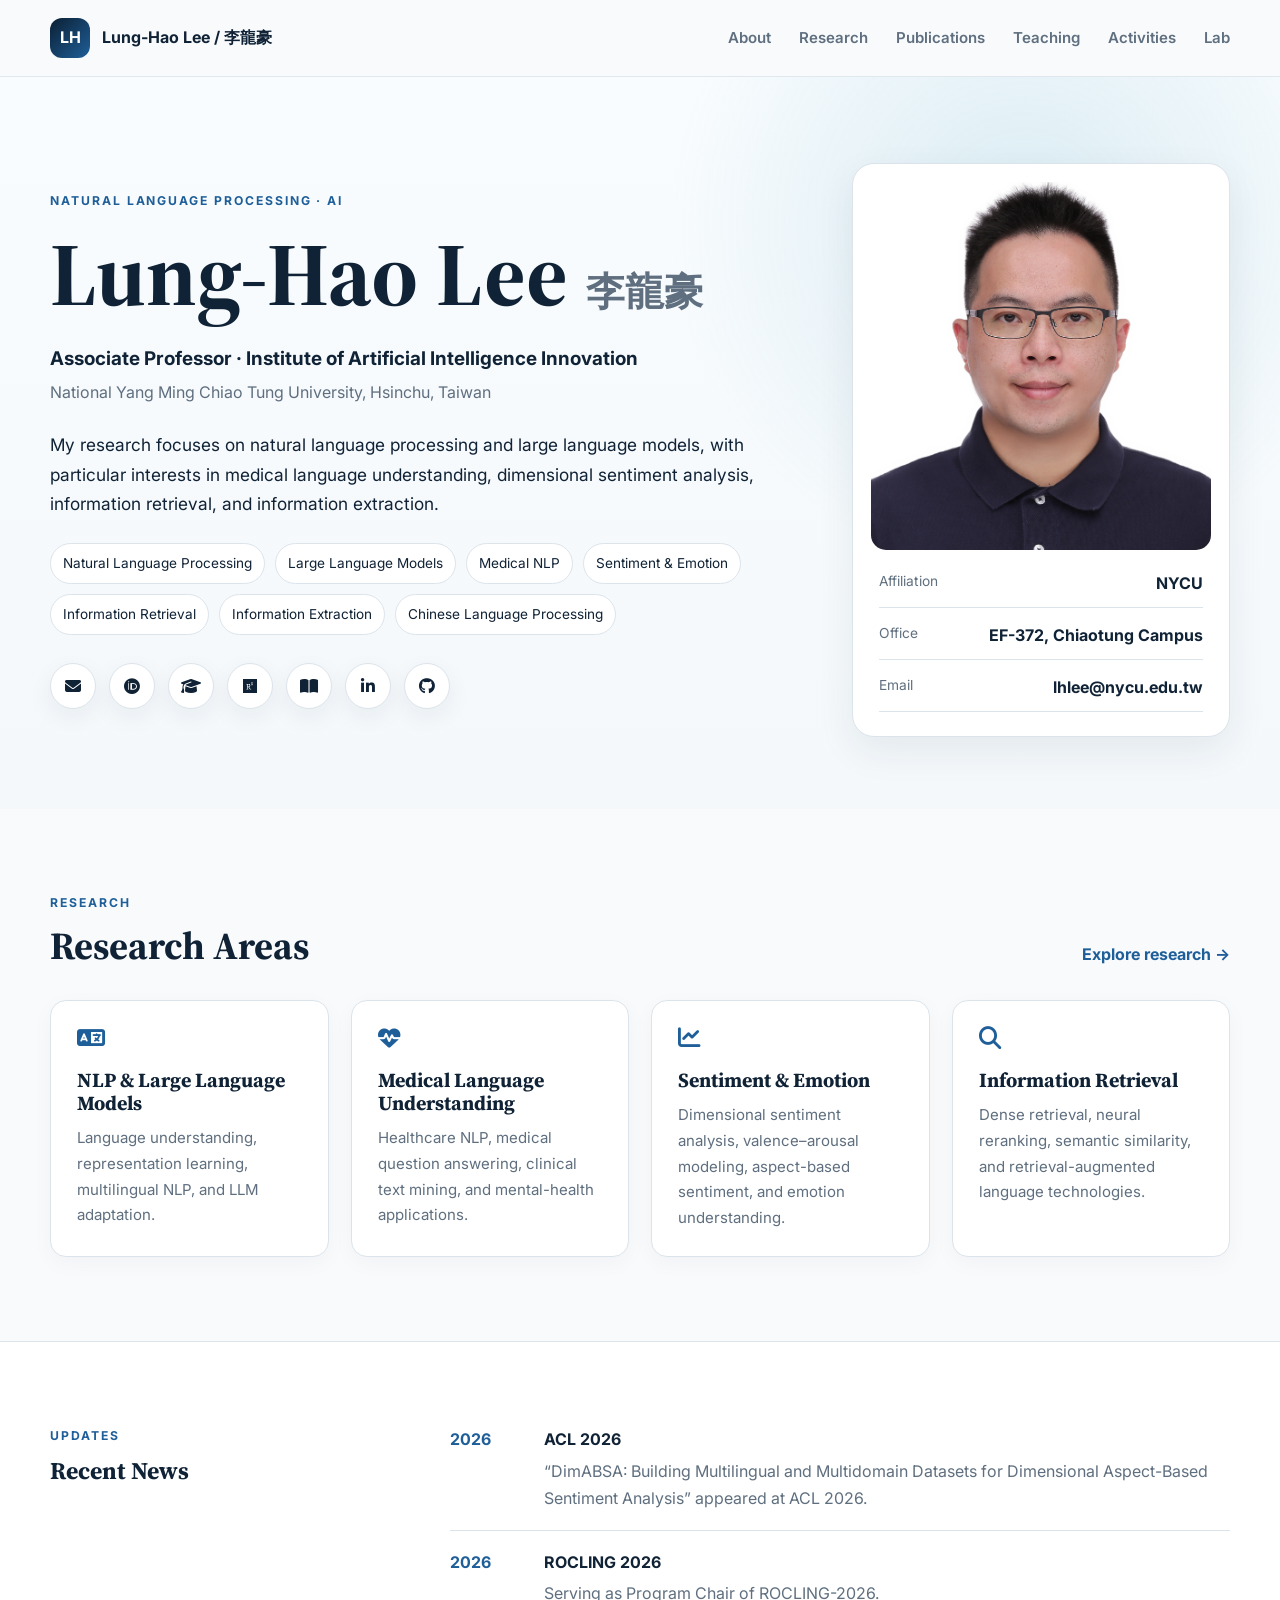
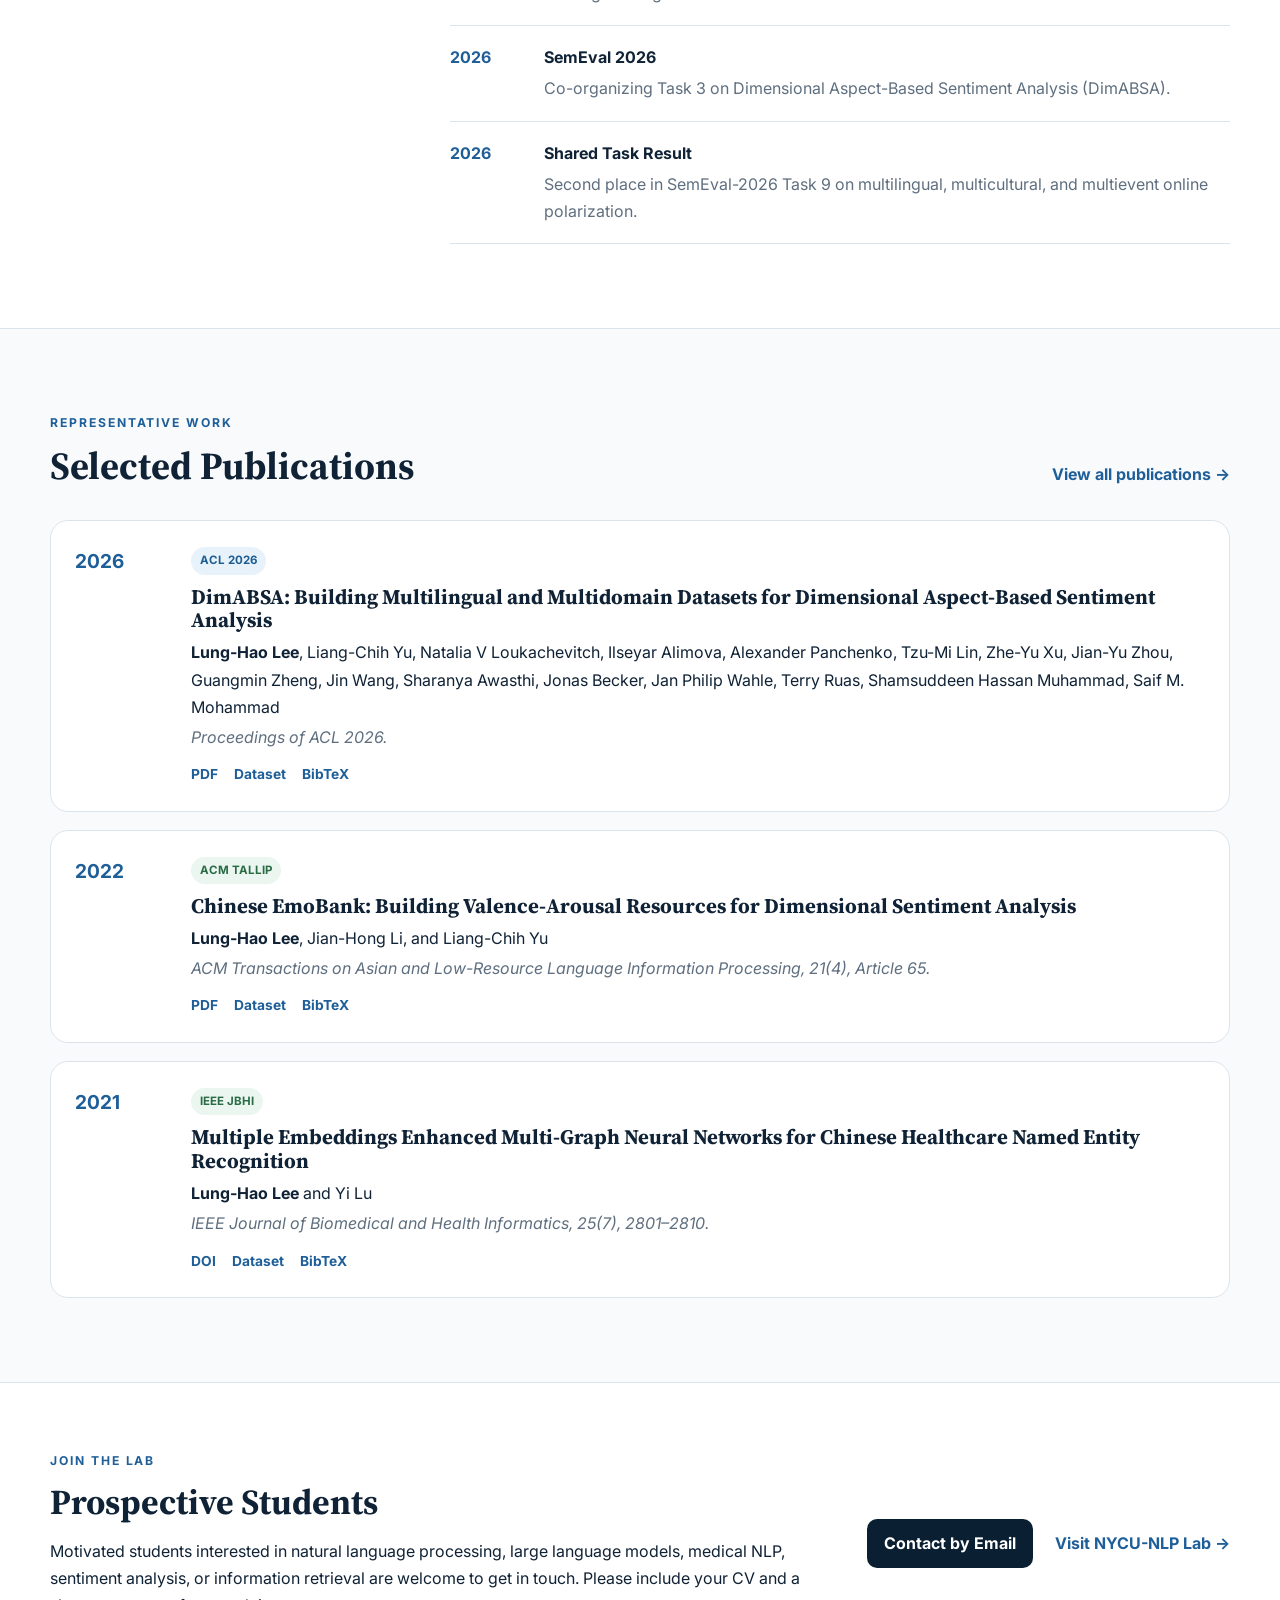
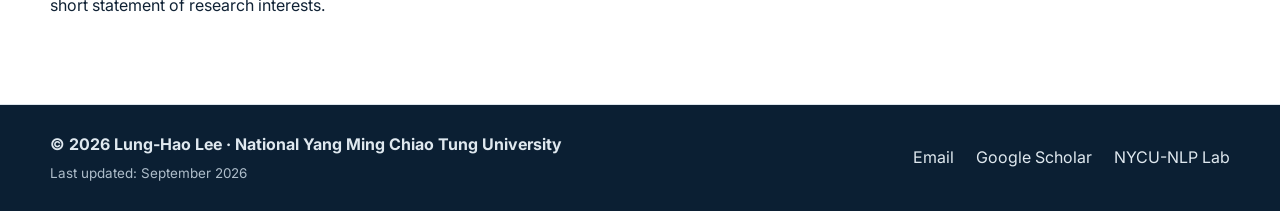
<file: index.html>
<!DOCTYPE html>
<html lang="en">
<head>
  <meta charset="UTF-8" />
  <meta name="viewport" content="width=device-width, initial-scale=1.0" />
  <meta name="description" content="Lung-Hao Lee is an Associate Professor at National Yang Ming Chiao Tung University (NYCU). His research focuses on natural language processing, large language models, medical NLP, sentiment analysis, and information retrieval." />
  <meta name="author" content="Lung-Hao Lee" />
  <meta name="keywords" content="Lung-Hao Lee, 李龍豪, NYCU, natural language processing, large language models, medical NLP, sentiment analysis, information retrieval" />
  <meta name="theme-color" content="#0b1f33" />
  <meta property="og:type" content="website" />
  <meta property="og:title" content="Lung-Hao Lee | NYCU AI &amp; NLP" />
  <meta property="og:description" content="Lung-Hao Lee is an Associate Professor at National Yang Ming Chiao Tung University (NYCU). His research focuses on natural language processing, large language models, medical NLP, sentiment analysis, and information retrieval." />
  <meta property="og:image" content="https://lunghaolee.github.io/assets/lhlee.png" />
  <meta property="og:url" content="https://lunghaolee.github.io/" />
  <link rel="canonical" href="https://lunghaolee.github.io/" />
  <title>Lung-Hao Lee | NYCU NLP</title>
  <link rel="preconnect" href="https://fonts.googleapis.com">
  <link rel="preconnect" href="https://fonts.gstatic.com" crossorigin>
  <link href="https://fonts.googleapis.com/css2?family=Inter:wght@400;500;600;700&family=Source+Serif+4:opsz,wght@8..60,600;8..60,700&display=swap" rel="stylesheet">
  <link rel="stylesheet" href="https://cdnjs.cloudflare.com/ajax/libs/font-awesome/6.7.1/css/all.min.css">
  <link rel="stylesheet" href="style.css" />
  <script type="application/ld+json">{
    "@context":"https://schema.org",
    "@type":"Person",
    "name":"Lung-Hao Lee",
    "alternateName":"李龍豪",
    "jobTitle":"Associate Professor",
    "affiliation":{"@type":"CollegeOrUniversity","name":"National Yang Ming Chiao Tung University"},
    "url":"https://lunghaolee.github.io/",
    "sameAs":["https://orcid.org/0000-0003-0472-7429","https://scholar.google.com/citations?user=OKAf0wwAAAAJ","https://github.com/lunghaolee/"]
  }</script>
</head>
<body>
<header class="site-header">
  <nav class="navbar container" aria-label="Primary navigation">
    <a class="brand" href="index.html" aria-label="Lung-Hao Lee homepage">
      <span class="brand-mark">LH</span>
      <span class="brand-text">Lung-Hao Lee / 李龍豪</span>
    </a>
    <button class="nav-toggle" aria-label="Toggle navigation" aria-expanded="false" aria-controls="primary-menu">
      <i class="fa-solid fa-bars"></i>
    </button>
    <ul class="nav-links" id="primary-menu">
      <li><a href="about.html">About</a></li>
      <li><a href="research.html">Research</a></li>
      <li><a href="publications.html">Publications</a></li>
      <li><a href="teaching.html">Teaching</a></li>
      <li><a href="activities.html">Activities</a></li>
      <li><a href="https://ainlp.tw/" target="_blank" rel="noopener noreferrer">Lab <span class="sr-only">(opens in new tab)</span></a></li>
    </ul>
  </nav>
</header>
<main>
<section class="hero">
  <div class="container hero-grid">
    <div class="hero-copy">
      <p class="eyebrow">Natural Language Processing · AI</p>
      <h1>Lung-Hao Lee <span>李龍豪</span></h1>
      <p class="hero-role">Associate Professor · Institute of Artificial Intelligence Innovation</p>
      <p class="hero-affiliation">National Yang Ming Chiao Tung University, Hsinchu, Taiwan</p>
      <p class="hero-intro">My research focuses on natural language processing and large language models, with particular interests in medical language understanding, dimensional sentiment analysis, information retrieval, and information extraction.</p>
      <div class="interest-tags">
        <span>Natural Language Processing</span><span>Large Language Models</span><span>Medical NLP</span><span>Sentiment &amp; Emotion</span><span>Information Retrieval</span><span>Information Extraction</span><span>Chinese Language Processing</span>
      </div>
      <div class="social-icons" aria-label="Academic profiles">
        <a href="mailto:lhlee@nycu.edu.tw" title="Email" aria-label="Email"><i class="fa-solid fa-envelope"></i></a>
        <a href="https://orcid.org/0000-0003-0472-7429" target="_blank" rel="noopener noreferrer" title="ORCID" aria-label="ORCID"><i class="fa-brands fa-orcid"></i></a>
        <a href="https://scholar.google.com/citations?user=OKAf0wwAAAAJ" target="_blank" rel="noopener noreferrer" title="Google Scholar" aria-label="Google Scholar"><i class="fa-solid fa-graduation-cap"></i></a>
        <a href="https://www.researchgate.net/profile/Lung-Hao-Lee-2" target="_blank" rel="noopener noreferrer" title="ResearchGate" aria-label="ResearchGate"><i class="fa-brands fa-researchgate"></i></a>
        <a href="https://www.semanticscholar.org/author/Lung-Hao-Lee/1856962" target="_blank" rel="noopener noreferrer" title="Semantic Scholar" aria-label="Semantic Scholar"><i class="fa-solid fa-book-open"></i></a>
        <a href="https://www.linkedin.com/in/lung-hao-lee-6688a23b7" target="_blank" rel="noopener noreferrer" title="LinkedIn" aria-label="LinkedIn"><i class="fa-brands fa-linkedin-in"></i></a>
        <a href="https://github.com/lunghaolee/" target="_blank" rel="noopener noreferrer" title="GitHub" aria-label="GitHub"><i class="fa-brands fa-github"></i></a>
      </div>
    </div>
    <aside class="profile-panel">
      <div class="portrait-wrap"><img src="assets/lhlee.png" alt="Lung-Hao Lee"></div>
      <div class="profile-facts">
        <div><span>Affiliation</span><strong>NYCU</strong></div>
        <div><span>Office</span><strong>EF-372, Chiaotung Campus</strong></div>
        <div><span>Email</span><strong><a href="mailto:lhlee@nycu.edu.tw">lhlee@nycu.edu.tw</a></strong></div>
      </div>
    </aside>
  </div>
</section>

<section class="section research-overview">
  <div class="container">
    <div class="section-head"><div><p class="section-kicker">Research</p><h2>Research Areas</h2></div><a class="text-link" href="research.html">Explore research <span>→</span></a></div>
    <div class="card-grid four">
      <article class="research-area-card"><i class="fa-solid fa-language"></i><h3>NLP &amp; Large Language Models</h3><p>Language understanding, representation learning, multilingual NLP, and LLM adaptation.</p></article>
      <article class="research-area-card"><i class="fa-solid fa-heart-pulse"></i><h3>Medical Language Understanding</h3><p>Healthcare NLP, medical question answering, clinical text mining, and mental-health applications.</p></article>
      <article class="research-area-card"><i class="fa-solid fa-chart-line"></i><h3>Sentiment &amp; Emotion</h3><p>Dimensional sentiment analysis, valence–arousal modeling, aspect-based sentiment, and emotion understanding.</p></article>
      <article class="research-area-card"><i class="fa-solid fa-magnifying-glass"></i><h3>Information Retrieval</h3><p>Dense retrieval, neural reranking, semantic similarity, and retrieval-augmented language technologies.</p></article>
    </div>
  </div>
</section>

<section class="section alt-section">
  <div class="container news-layout">
    <div><p class="section-kicker">Updates</p><h2>Recent News</h2></div>
    <div class="news-list">
      <article><time>2026</time><div><strong>ACL 2026</strong><p>“DimABSA: Building Multilingual and Multidomain Datasets for Dimensional Aspect-Based Sentiment Analysis” appeared at ACL 2026.</p></div></article>
      <article><time>2026</time><div><strong>ROCLING 2026</strong><p>Serving as Program Chair of ROCLING-2026.</p></div></article>
      <article><time>2026</time><div><strong>SemEval 2026</strong><p>Co-organizing Task 3 on Dimensional Aspect-Based Sentiment Analysis (DimABSA).</p></div></article>
      <article><time>2026</time><div><strong>Shared Task Result</strong><p>Second place in SemEval-2026 Task 9 on multilingual, multicultural, and multievent online polarization.</p></div></article>
    </div>
  </div>
</section>

<section class="section">
  <div class="container">
    <div class="section-head"><div><p class="section-kicker">Representative Work</p><h2>Selected Publications</h2></div><a class="text-link" href="publications.html">View all publications <span>→</span></a></div>
    <div class="publication-list selected-publications">
      <article class="publication-item"><div class="pub-year">2026</div><div><span class="pub-badge">ACL 2026</span><h3>DimABSA: Building Multilingual and Multidomain Datasets for Dimensional Aspect-Based Sentiment Analysis</h3><p><strong>Lung-Hao Lee</strong>, Liang-Chih Yu, Natalia V Loukachevitch, Ilseyar Alimova, Alexander Panchenko, Tzu-Mi Lin, Zhe-Yu Xu, Jian-Yu Zhou, Guangmin Zheng, Jin Wang, Sharanya Awasthi, Jonas Becker, Jan Philip Wahle, Terry Ruas, Shamsuddeen Hassan Muhammad, Saif M. Mohammad</p><p class="venue">Proceedings of ACL 2026.</p><div class="inline-links"><a href="https://aclanthology.org/2026.acl-long.1881.pdf" target="_blank" rel="noopener noreferrer">PDF</a><a href="https://github.com/DimABSA/DimABSA2026" target="_blank" rel="noopener noreferrer">Dataset</a><a href="assets/lee-etal-2026-dimabsa.bib">BibTeX</a></div></div></article>
      <article class="publication-item"><div class="pub-year">2022</div><div><span class="pub-badge journal">ACM TALLIP</span><h3>Chinese EmoBank: Building Valence-Arousal Resources for Dimensional Sentiment Analysis</h3><p><strong>Lung-Hao Lee</strong>, Jian-Hong Li, and Liang-Chih Yu</p><p class="venue">ACM Transactions on Asian and Low-Resource Language Information Processing, 21(4), Article 65.</p><div class="inline-links"><a href="https://dl.acm.org/doi/pdf/10.1145/3489141" target="_blank" rel="noopener noreferrer">PDF</a><a href="https://github.com/NYCU-NLP/Chinese-EmoBank" target="_blank" rel="noopener noreferrer">Dataset</a><a href="assets/lee-etal-2022-chinese-emobank.bib">BibTeX</a></div></div></article>
      <article class="publication-item"><div class="pub-year">2021</div><div><span class="pub-badge journal">IEEE JBHI</span><h3>Multiple Embeddings Enhanced Multi-Graph Neural Networks for Chinese Healthcare Named Entity Recognition</h3><p><strong>Lung-Hao Lee</strong> and Yi Lu</p><p class="venue">IEEE Journal of Biomedical and Health Informatics, 25(7), 2801–2810.</p><div class="inline-links"><a href="https://doi.org/10.1109/JBHI.2020.3048700" target="_blank" rel="noopener noreferrer">DOI</a><a href="https://github.com/NYCU-NLP/Chinese-HealthNER-Corpus" target="_blank" rel="noopener noreferrer">Dataset</a><a href="assets/lee-lu-2021-healthner.bib">BibTeX</a></div></div></article>
    </div>
  </div>
</section>

<section class="section alt-section compact-section">
  <div class="container prospective-card">
    <div><p class="section-kicker">Join the Lab</p><h2>Prospective Students</h2><p>Motivated students interested in natural language processing, large language models, medical NLP, sentiment analysis, or information retrieval are welcome to get in touch. Please include your CV and a short statement of research interests.</p></div>
    <div class="prospective-actions"><a class="button-link" href="mailto:lhlee@nycu.edu.tw">Contact by Email</a><a class="text-link" href="https://ainlp.tw/" target="_blank" rel="noopener noreferrer">Visit NYCU-NLP Lab →</a></div>
  </div>
</section>
</main>
<footer class="site-footer">
  <div class="container footer-grid">
    <div>
      <strong>© 2026 Lung-Hao Lee · National Yang Ming Chiao Tung University</strong>
      <p>Last updated: September 2026</p>
    </div>
    <div class="footer-links" aria-label="Footer links">
      <a href="mailto:lhlee@nycu.edu.tw">Email</a>
      <a href="https://scholar.google.com/citations?user=OKAf0wwAAAAJ" target="_blank" rel="noopener noreferrer">Google Scholar</a>
      <a href="https://ainlp.tw/" target="_blank" rel="noopener noreferrer">NYCU-NLP Lab</a>
    </div>
  </div>
</footer>
<script src="site.js"></script>
</body>
</html>
</file>
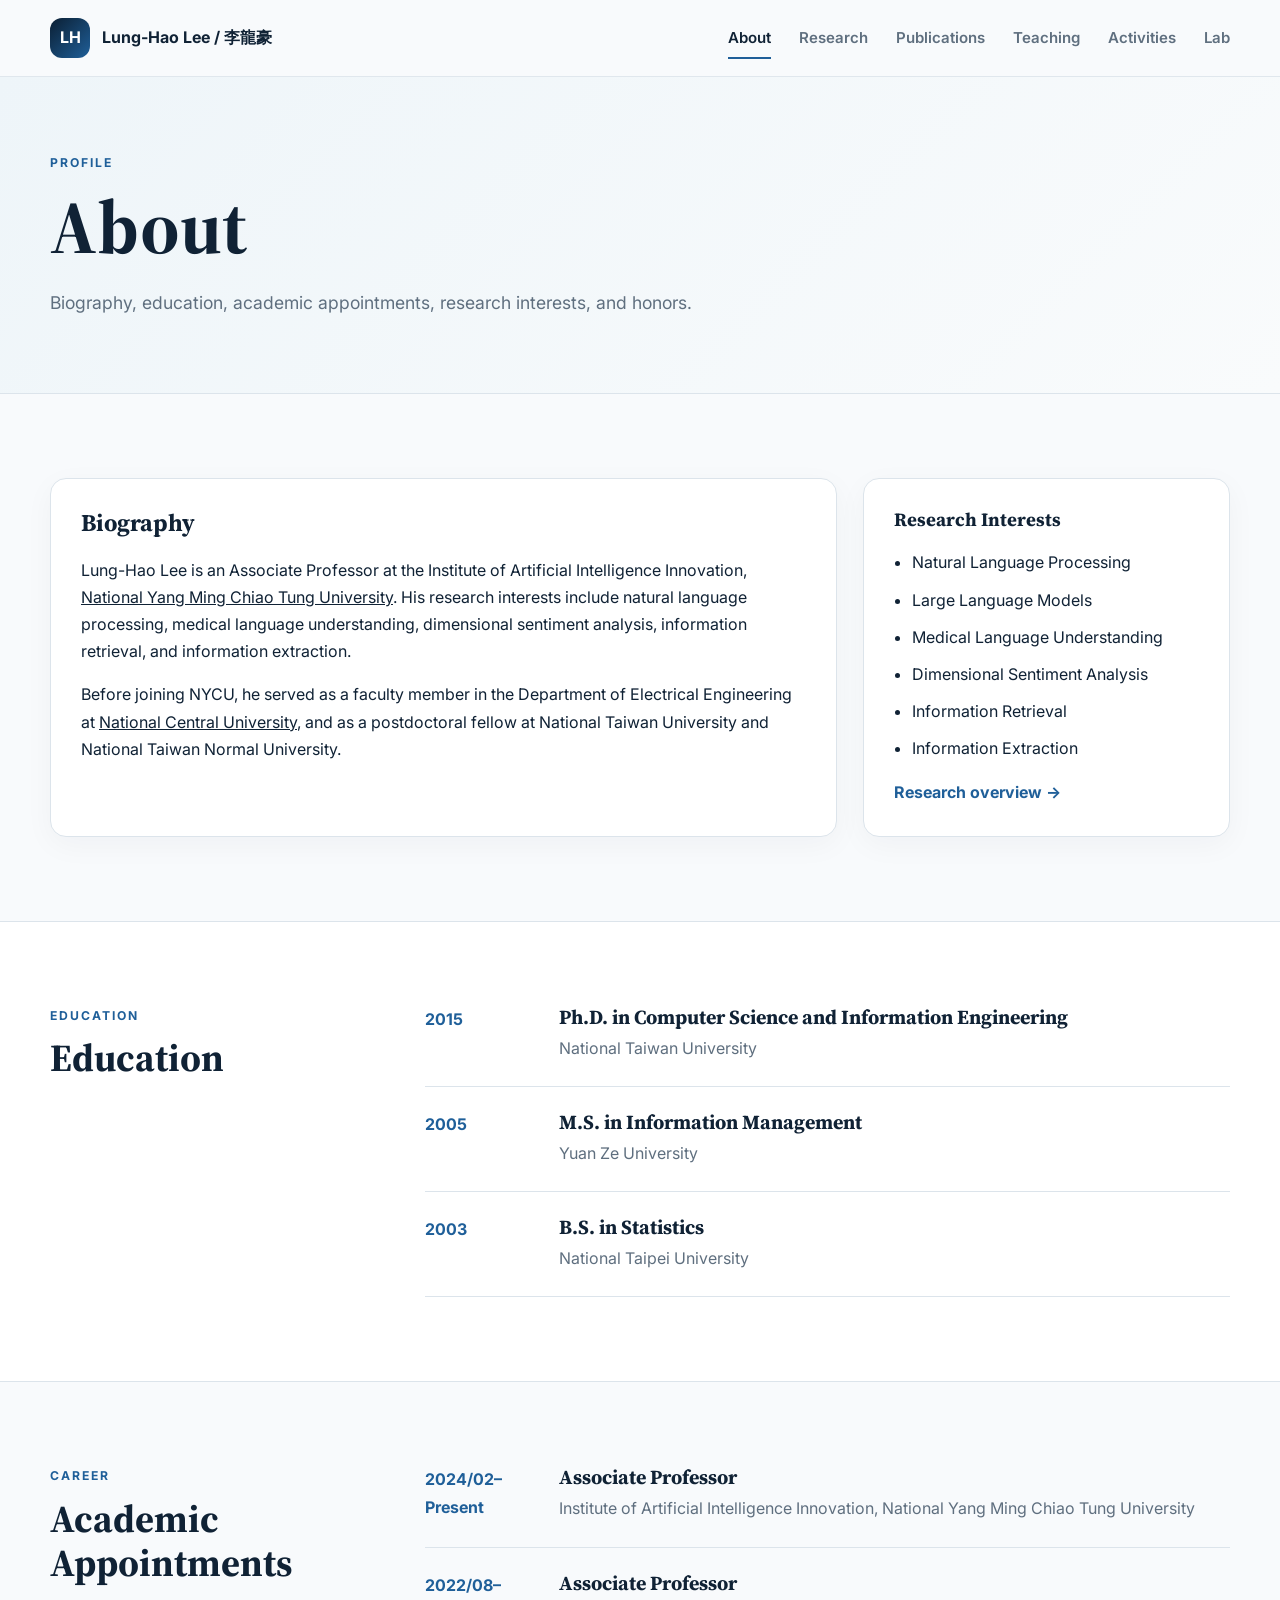
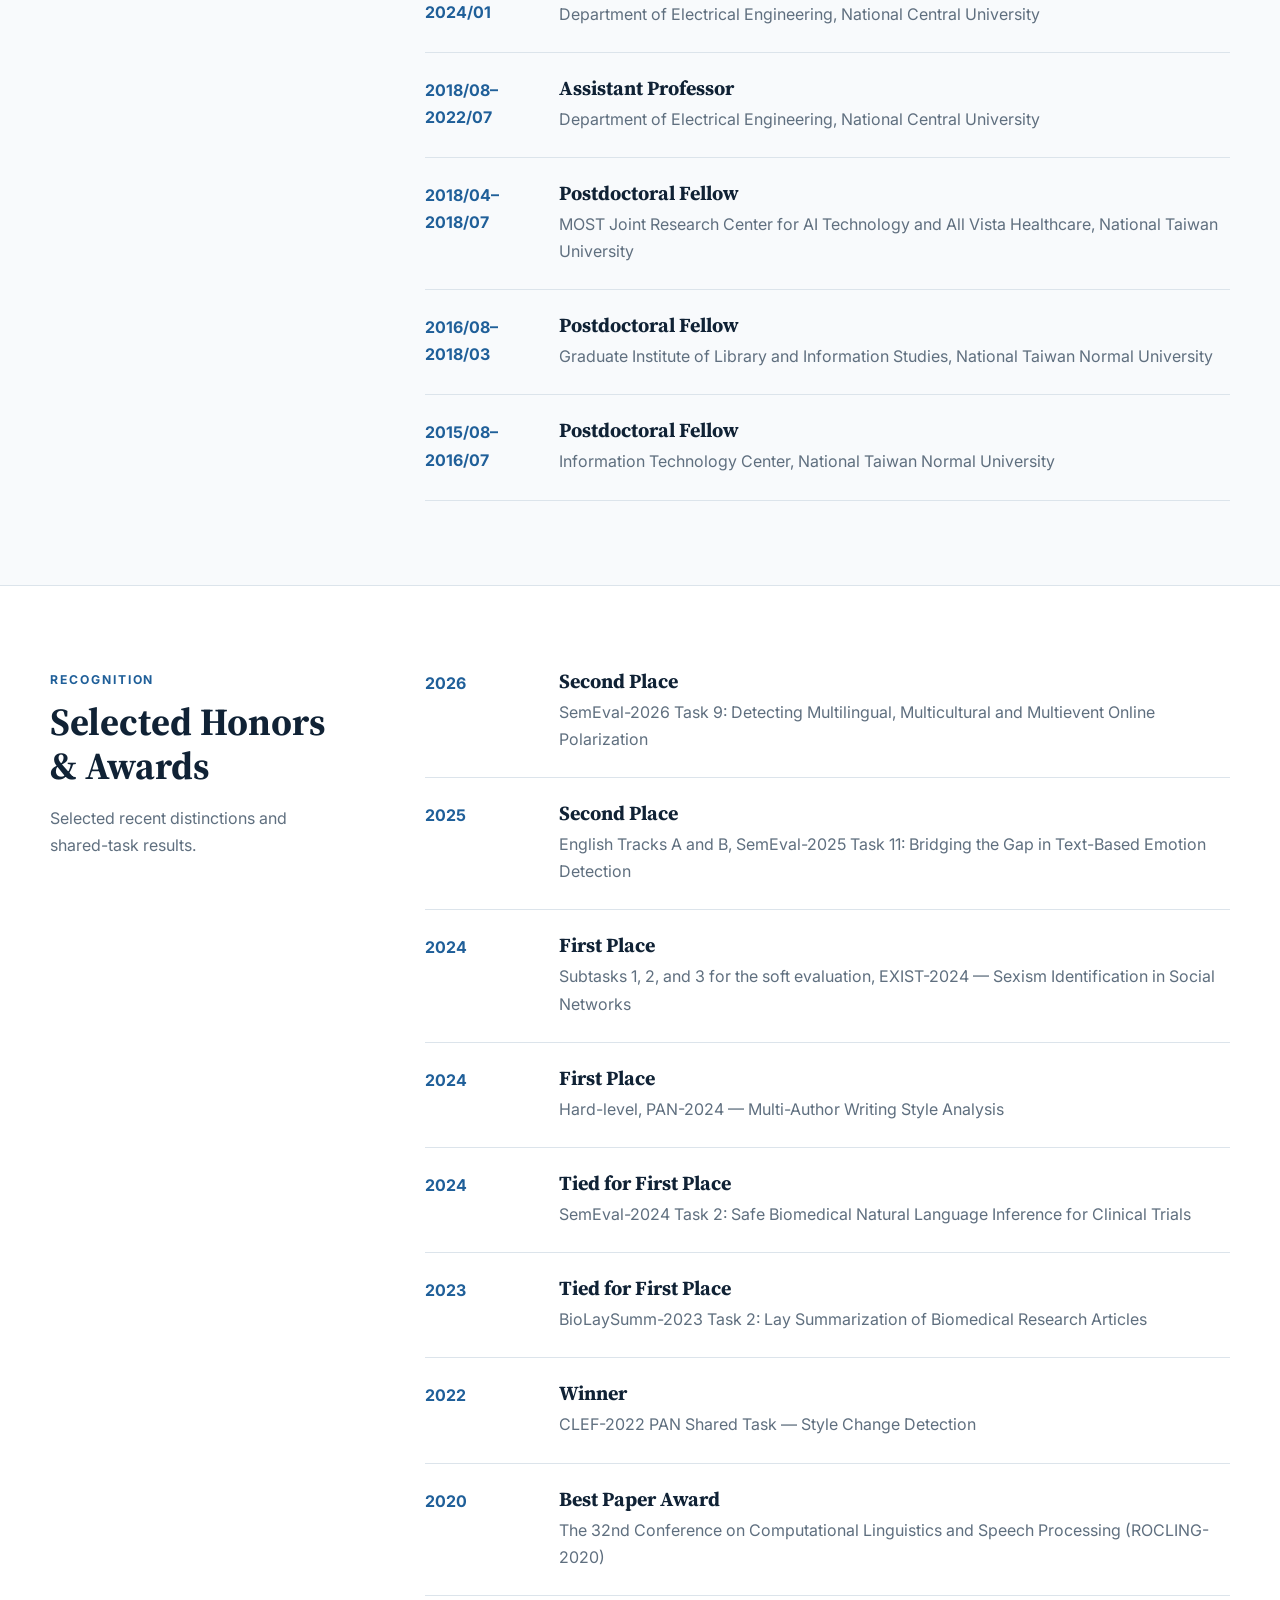
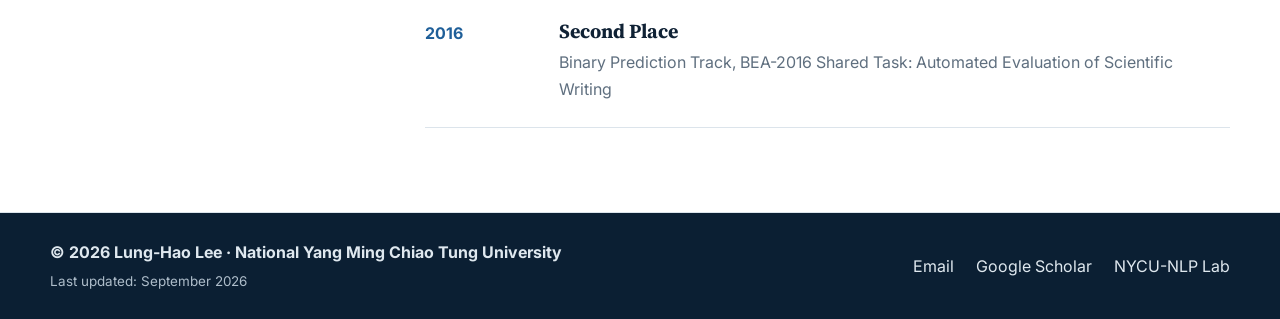
<file: about.html>
<!DOCTYPE html>
<html lang="en">
<head>
  <meta charset="UTF-8" />
  <meta name="viewport" content="width=device-width, initial-scale=1.0" />
  <meta name="description" content="Biography, education, appointments, research interests, and selected honors of Lung-Hao Lee at NYCU." />
  <meta name="author" content="Lung-Hao Lee" />
  <meta name="keywords" content="Lung-Hao Lee, 李龍豪, NYCU, natural language processing, large language models, medical NLP, sentiment analysis, information retrieval" />
  <meta name="theme-color" content="#0b1f33" />
  <meta property="og:type" content="website" />
  <meta property="og:title" content="About | Lung-Hao Lee" />
  <meta property="og:description" content="Biography, education, appointments, research interests, and selected honors of Lung-Hao Lee at NYCU." />
  <meta property="og:image" content="https://lunghaolee.github.io/assets/lhlee.png" />
  <meta property="og:url" content="https://lunghaolee.github.io/about.html" />
  <link rel="canonical" href="https://lunghaolee.github.io/about.html" />
  <title>About | Lung-Hao Lee</title>
  <link rel="preconnect" href="https://fonts.googleapis.com">
  <link rel="preconnect" href="https://fonts.gstatic.com" crossorigin>
  <link href="https://fonts.googleapis.com/css2?family=Inter:wght@400;500;600;700&family=Source+Serif+4:opsz,wght@8..60,600;8..60,700&display=swap" rel="stylesheet">
  <link rel="stylesheet" href="https://cdnjs.cloudflare.com/ajax/libs/font-awesome/6.7.1/css/all.min.css">
  <link rel="stylesheet" href="style.css" />
  <script type="application/ld+json">{
    "@context":"https://schema.org",
    "@type":"Person",
    "name":"Lung-Hao Lee",
    "alternateName":"李龍豪",
    "jobTitle":"Associate Professor",
    "affiliation":{"@type":"CollegeOrUniversity","name":"National Yang Ming Chiao Tung University"},
    "url":"https://lunghaolee.github.io/",
    "sameAs":["https://orcid.org/0000-0003-0472-7429","https://scholar.google.com/citations?user=OKAf0wwAAAAJ","https://github.com/lunghaolee/"]
  }</script>
</head>
<body>
<header class="site-header">
  <nav class="navbar container" aria-label="Primary navigation">
    <a class="brand" href="index.html" aria-label="Lung-Hao Lee homepage">
      <span class="brand-mark">LH</span>
      <span class="brand-text">Lung-Hao Lee / 李龍豪</span>
    </a>
    <button class="nav-toggle" aria-label="Toggle navigation" aria-expanded="false" aria-controls="primary-menu">
      <i class="fa-solid fa-bars"></i>
    </button>
    <ul class="nav-links" id="primary-menu">
      <li><a href="about.html">About</a></li>
      <li><a href="research.html">Research</a></li>
      <li><a href="publications.html">Publications</a></li>
      <li><a href="teaching.html">Teaching</a></li>
      <li><a href="activities.html">Activities</a></li>
      <li><a href="https://ainlp.tw/" target="_blank" rel="noopener noreferrer">Lab <span class="sr-only">(opens in new tab)</span></a></li>
    </ul>
  </nav>
</header>
<main>
<section class="page-hero"><div class="container"><p class="section-kicker">Profile</p><h1>About</h1><p>Biography, education, academic appointments, research interests, and honors.</p></div></section>
<section class="section"><div class="container content-grid">
  <article class="prose-card"><h2>Biography</h2><p>Lung-Hao Lee is an Associate Professor at the Institute of Artificial Intelligence Innovation, <a href="https://www.nycu.edu.tw/nycu/en/index" target="_blank" rel="noopener noreferrer">National Yang Ming Chiao Tung University</a>. His research interests include natural language processing, medical language understanding, dimensional sentiment analysis, information retrieval, and information extraction.</p><p>Before joining NYCU, he served as a faculty member in the Department of Electrical Engineering at <a href="https://www.ncu.edu.tw/?Lang=en" target="_blank" rel="noopener noreferrer">National Central University</a>, and as a postdoctoral fellow at National Taiwan University and National Taiwan Normal University.</p></article>
  <aside class="side-card"><h3>Research Interests</h3><ul class="clean-list"><li>Natural Language Processing</li><li>Large Language Models</li><li>Medical Language Understanding</li><li>Dimensional Sentiment Analysis</li><li>Information Retrieval</li><li>Information Extraction</li></ul><a class="text-link" href="research.html">Research overview →</a></aside>
</div></section>
<section class="section alt-section"><div class="container two-column"><div><p class="section-kicker">Education</p><h2>Education</h2></div><div class="timeline">
  <article><time>2015</time><div><h3>Ph.D. in Computer Science and Information Engineering</h3><p>National Taiwan University</p></div></article>
  <article><time>2005</time><div><h3>M.S. in Information Management</h3><p>Yuan Ze University</p></div></article>
  <article><time>2003</time><div><h3>B.S. in Statistics</h3><p>National Taipei University</p></div></article>
</div></div></section>
<section class="section"><div class="container two-column"><div><p class="section-kicker">Career</p><h2>Academic Appointments</h2></div><div class="timeline">
  <article><time>2024/02–Present</time><div><h3>Associate Professor</h3><p>Institute of Artificial Intelligence Innovation, National Yang Ming Chiao Tung University</p></div></article>
  <article><time>2022/08–2024/01</time><div><h3>Associate Professor</h3><p>Department of Electrical Engineering, National Central University</p></div></article>
  <article><time>2018/08–2022/07</time><div><h3>Assistant Professor</h3><p>Department of Electrical Engineering, National Central University</p></div></article>
  <article><time>2018/04–2018/07</time><div><h3>Postdoctoral Fellow</h3><p>MOST Joint Research Center for AI Technology and All Vista Healthcare, National Taiwan University</p></div></article>
  <article><time>2016/08–2018/03</time><div><h3>Postdoctoral Fellow</h3><p>Graduate Institute of Library and Information Studies, National Taiwan Normal University</p></div></article>
  <article><time>2015/08–2016/07</time><div><h3>Postdoctoral Fellow</h3><p>Information Technology Center, National Taiwan Normal University</p></div></article>
</div></div></section>
<section class="section alt-section"><div class="container two-column"><div><p class="section-kicker">Recognition</p><h2>Selected Honors &amp; Awards</h2><p class="section-note">Selected recent distinctions and shared-task results.</p></div><div class="timeline">
  <article><time>2026</time><div><h3>Second Place</h3><p>SemEval-2026 Task 9: Detecting Multilingual, Multicultural and Multievent Online Polarization</p></div></article>
  <article><time>2025</time><div><h3>Second Place</h3><p>English Tracks A and B, SemEval-2025 Task 11: Bridging the Gap in Text-Based Emotion Detection</p></div></article>
  <article><time>2024</time><div><h3>First Place</h3><p>Subtasks 1, 2, and 3 for the soft evaluation, EXIST-2024 — Sexism Identification in Social Networks</p></div></article>
  <article><time>2024</time><div><h3>First Place</h3><p>Hard-level, PAN-2024 — Multi-Author Writing Style Analysis</p></div></article>
  <article><time>2024</time><div><h3>Tied for First Place</h3><p>SemEval-2024 Task 2: Safe Biomedical Natural Language Inference for Clinical Trials</p></div></article>
  <article><time>2023</time><div><h3>Tied for First Place</h3><p>BioLaySumm-2023 Task 2: Lay Summarization of Biomedical Research Articles</p></div></article>
  <article><time>2022</time><div><h3>Winner</h3><p>CLEF-2022 PAN Shared Task — Style Change Detection</p></div></article>
  <article><time>2020</time><div><h3>Best Paper Award</h3><p>The 32nd Conference on Computational Linguistics and Speech Processing (ROCLING-2020)</p></div></article>
  <article><time>2016</time><div><h3>Second Place</h3><p>Binary Prediction Track, BEA-2016 Shared Task: Automated Evaluation of Scientific Writing</p></div></article>
</div></div></section>
</main>
<footer class="site-footer">
  <div class="container footer-grid">
    <div>
      <strong>© 2026 Lung-Hao Lee · National Yang Ming Chiao Tung University</strong>
      <p>Last updated: September 2026</p>
    </div>
    <div class="footer-links" aria-label="Footer links">
      <a href="mailto:lhlee@nycu.edu.tw">Email</a>
      <a href="https://scholar.google.com/citations?user=OKAf0wwAAAAJ" target="_blank" rel="noopener noreferrer">Google Scholar</a>
      <a href="https://ainlp.tw/" target="_blank" rel="noopener noreferrer">NYCU-NLP Lab</a>
    </div>
  </div>
</footer>
<script src="site.js"></script>
</body>
</html>
</file>
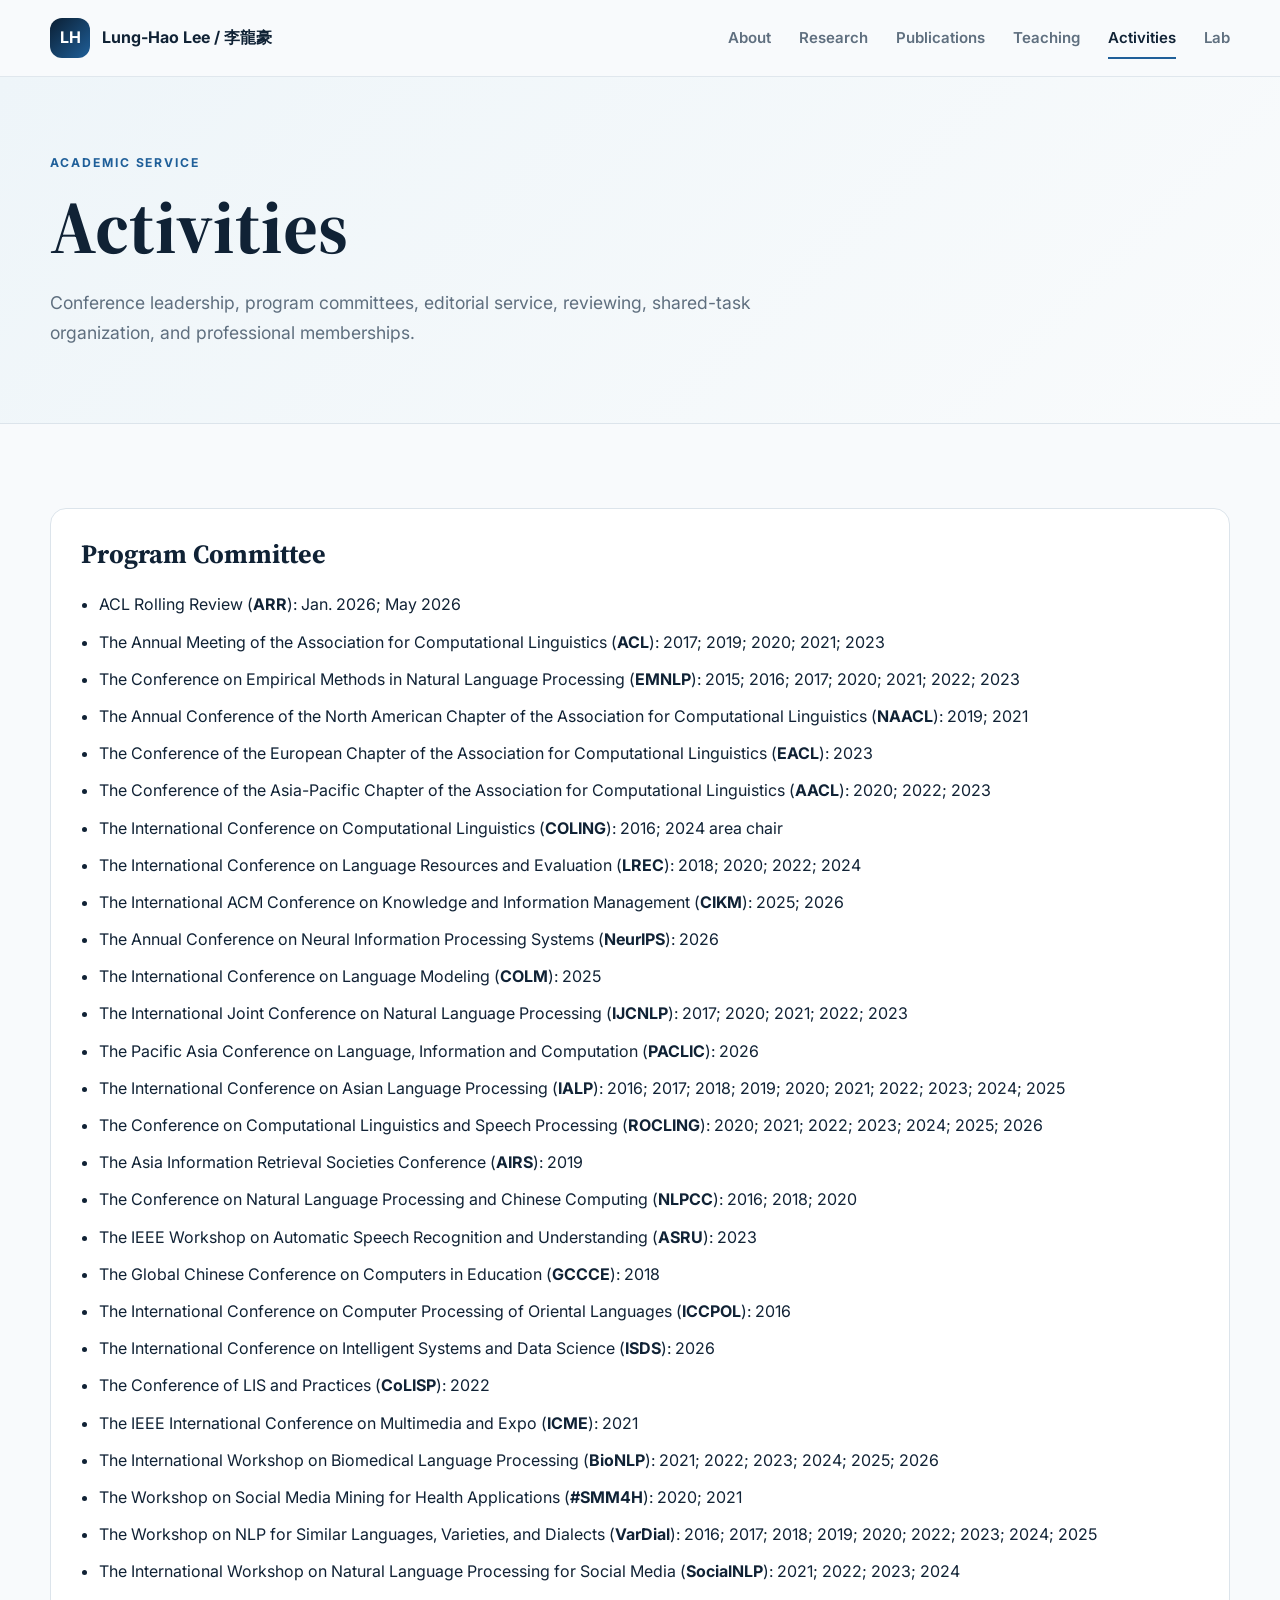
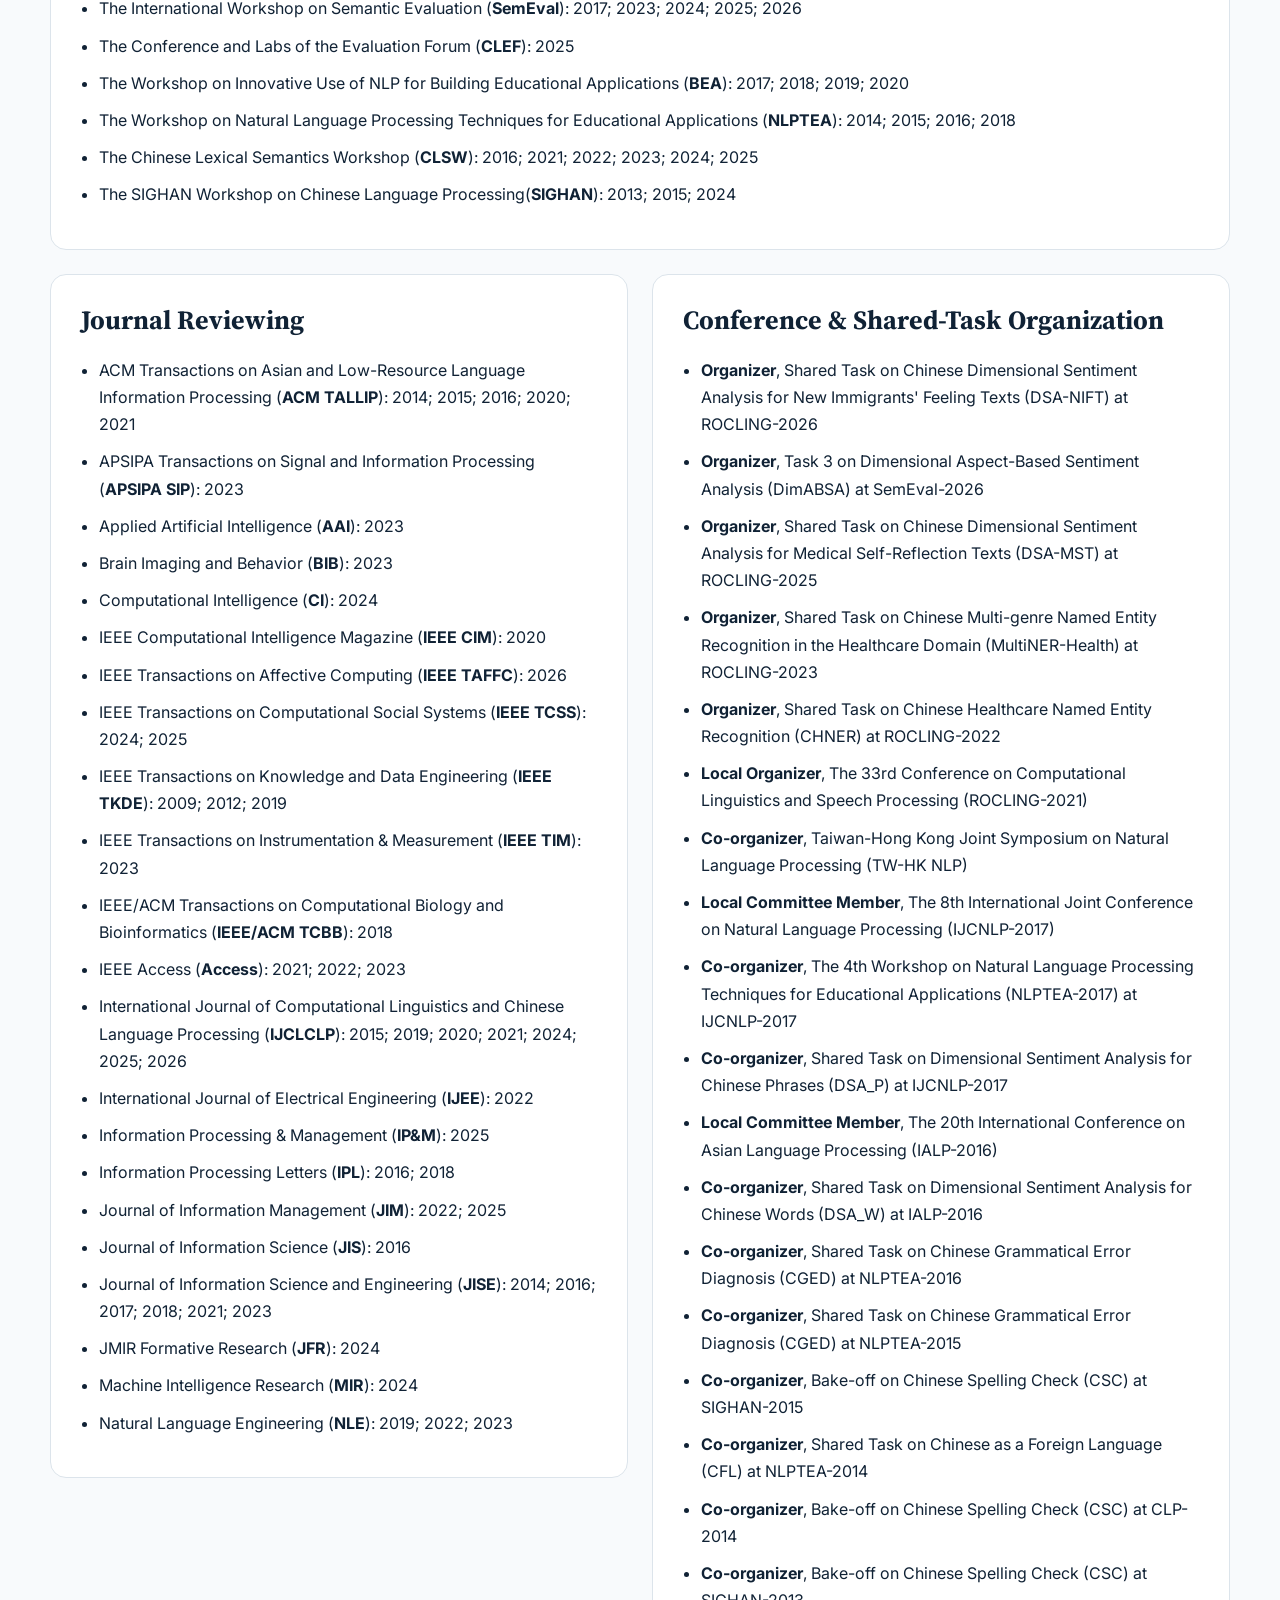
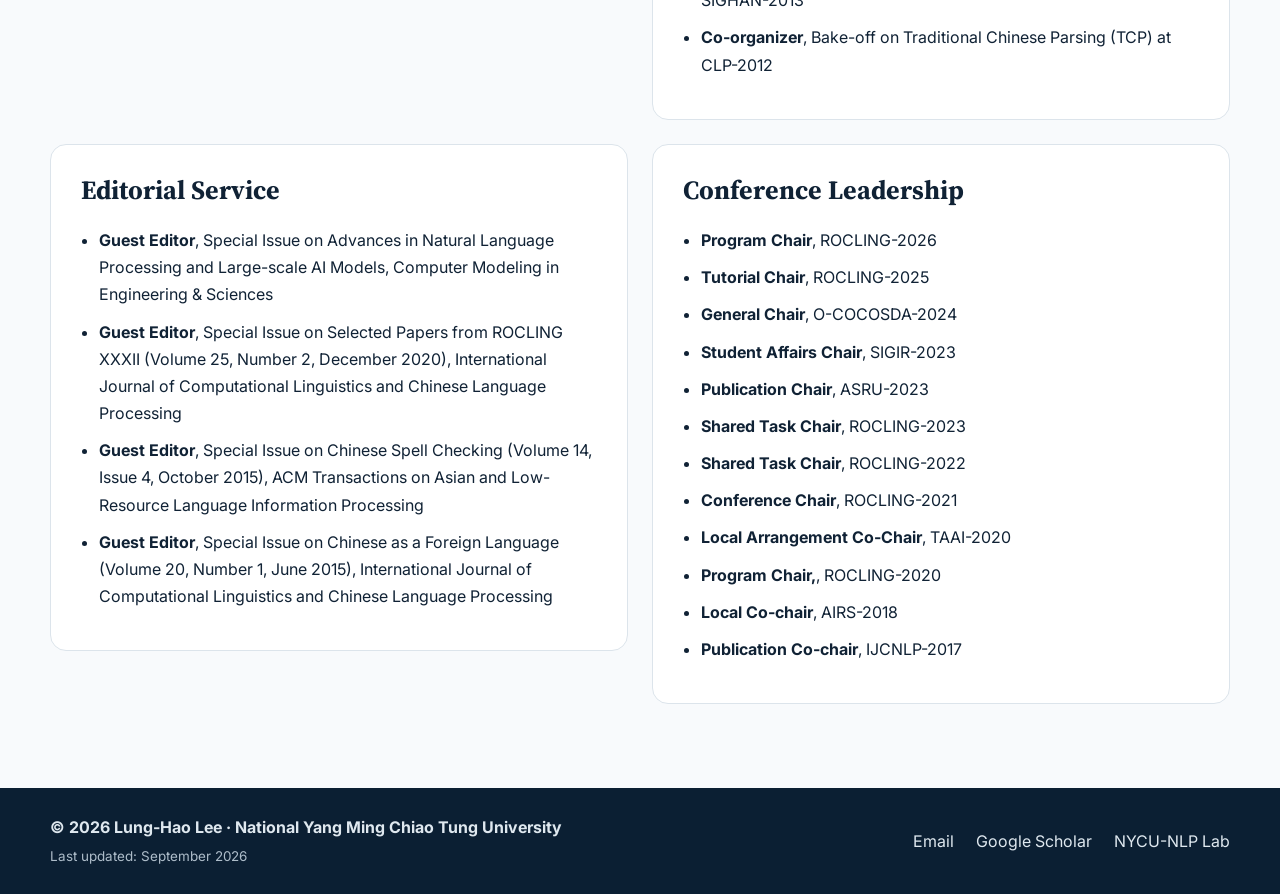
<file: activities.html>
<!DOCTYPE html>
<html lang="en">
<head>
  <meta charset="UTF-8" />
  <meta name="viewport" content="width=device-width, initial-scale=1.0" />
  <meta name="description" content="Academic service, conference organization, reviewing, editorial activities, and professional memberships of Lung-Hao Lee." />
  <meta name="author" content="Lung-Hao Lee" />
  <meta name="keywords" content="Lung-Hao Lee, 李龍豪, NYCU, natural language processing, large language models, medical NLP, sentiment analysis, information retrieval" />
  <meta name="theme-color" content="#0b1f33" />
  <meta property="og:type" content="website" />
  <meta property="og:title" content="Activities | Lung-Hao Lee" />
  <meta property="og:description" content="Academic service, conference organization, reviewing, editorial activities, and professional memberships of Lung-Hao Lee." />
  <meta property="og:image" content="https://lunghaolee.github.io/assets/lhlee.png" />
  <meta property="og:url" content="https://lunghaolee.github.io/activities.html" />
  <link rel="canonical" href="https://lunghaolee.github.io/activities.html" />
  <title>Activities | Lung-Hao Lee</title>
  <link rel="preconnect" href="https://fonts.googleapis.com">
  <link rel="preconnect" href="https://fonts.gstatic.com" crossorigin>
  <link href="https://fonts.googleapis.com/css2?family=Inter:wght@400;500;600;700&family=Source+Serif+4:opsz,wght@8..60,600;8..60,700&display=swap" rel="stylesheet">
  <link rel="stylesheet" href="https://cdnjs.cloudflare.com/ajax/libs/font-awesome/6.7.1/css/all.min.css">
  <link rel="stylesheet" href="style.css" />
  <script type="application/ld+json">{
    "@context":"https://schema.org",
    "@type":"Person",
    "name":"Lung-Hao Lee",
    "alternateName":"李龍豪",
    "jobTitle":"Associate Professor",
    "affiliation":{"@type":"CollegeOrUniversity","name":"National Yang Ming Chiao Tung University"},
    "url":"https://lunghaolee.github.io/",
    "sameAs":["https://orcid.org/0000-0003-0472-7429","https://scholar.google.com/citations?user=OKAf0wwAAAAJ","https://github.com/lunghaolee/"]
  }</script>
</head>
<body>
<header class="site-header">
  <nav class="navbar container" aria-label="Primary navigation">
    <a class="brand" href="index.html" aria-label="Lung-Hao Lee homepage">
      <span class="brand-mark">LH</span>
      <span class="brand-text">Lung-Hao Lee / 李龍豪</span>
    </a>
    <button class="nav-toggle" aria-label="Toggle navigation" aria-expanded="false" aria-controls="primary-menu">
      <i class="fa-solid fa-bars"></i>
    </button>
    <ul class="nav-links" id="primary-menu">
      <li><a href="about.html">About</a></li>
      <li><a href="research.html">Research</a></li>
      <li><a href="publications.html">Publications</a></li>
      <li><a href="teaching.html">Teaching</a></li>
      <li><a href="activities.html">Activities</a></li>
      <li><a href="https://ainlp.tw/" target="_blank" rel="noopener noreferrer">Lab <span class="sr-only">(opens in new tab)</span></a></li>
    </ul>
  </nav>
</header>
<main>
<section class="page-hero"><div class="container"><p class="section-kicker">Academic Service</p><h1>Activities</h1><p>Conference leadership, program committees, editorial service, reviewing, shared-task organization, and professional memberships.</p></div></section>
<section class="section"><div class="container service-grid"><article class="prose-card">
<h2>Program Committee</h2>
<ul class="activity-list">
<li>ACL Rolling Review (<strong>ARR</strong>): Jan. 2026; May 2026</li>
<li>The Annual Meeting of the Association for Computational Linguistics (<strong>ACL</strong>): 2017; 2019; 2020; 2021; 2023</li>
<li>The Conference on Empirical Methods in Natural Language Processing (<strong>EMNLP</strong>): 2015; 2016; 2017; 2020; 2021; 2022; 2023</li>
<li>The Annual Conference of the North American Chapter of the Association for Computational Linguistics (<strong>NAACL</strong>): 2019; 2021</li>
<li>The Conference of the European Chapter of the Association for Computational Linguistics (<strong>EACL</strong>): 2023</li>
<li>The Conference of the Asia-Pacific Chapter of the Association for Computational Linguistics (<strong>AACL</strong>): 2020; 2022; 2023</li>
<li>The International Conference on Computational Linguistics (<strong>COLING</strong>): 2016; 2024 area chair</li>
<li>The International Conference on Language Resources and Evaluation (<strong>LREC</strong>): 2018; 2020; 2022; 2024</li>
<li>The International ACM Conference on Knowledge and Information Management (<strong>CIKM</strong>): 2025; 2026</li>
<li>The Annual Conference on Neural Information Processing Systems (<strong>NeurIPS</strong>): 2026</li>
<li>The International Conference on Language Modeling (<strong>COLM</strong>): 2025</li>
<li>The International Joint Conference on Natural Language Processing (<strong>IJCNLP</strong>): 2017; 2020; 2021; 2022; 2023</li>
<li>The Pacific Asia Conference on Language, Information and Computation (<strong>PACLIC</strong>): 2026</li>
<li>The International Conference on Asian Language Processing (<strong>IALP</strong>): 2016; 2017; 2018; 2019; 2020; 2021; 2022; 2023; 2024; 2025</li>
<li>The Conference on Computational Linguistics and Speech Processing (<strong>ROCLING</strong>): 2020; 2021; 2022; 2023; 2024; 2025; 2026</li>
<li>The Asia Information Retrieval Societies Conference (<strong>AIRS</strong>): 2019</li>
<li>The Conference on Natural Language Processing and Chinese Computing (<strong>NLPCC</strong>): 2016; 2018; 2020</li>
<li>The IEEE Workshop on Automatic Speech Recognition and Understanding (<strong>ASRU</strong>): 2023</li>
<li>The Global Chinese Conference on Computers in Education (<strong>GCCCE</strong>): 2018</li>
<li>The International Conference on Computer Processing of Oriental Languages (<strong>ICCPOL</strong>): 2016</li>
<li>The International Conference on Intelligent Systems and Data Science (<strong>ISDS</strong>): 2026</li>
<li>The Conference of LIS and Practices (<strong>CoLISP</strong>): 2022</li>
<li>The IEEE International Conference on Multimedia and Expo (<strong>ICME</strong>): 2021</li>
<li>The International Workshop on Biomedical Language Processing (<strong>BioNLP</strong>): 2021; 2022; 2023; 2024; 2025; 2026</li>
<li>The Workshop on Social Media Mining for Health Applications (<strong>#SMM4H</strong>): 2020; 2021</li>
<li>The Workshop on NLP for Similar Languages, Varieties, and Dialects  (<strong>VarDial</strong>): 2016; 2017; 2018; 2019; 2020; 2022; 2023; 2024; 2025</li>
<li>The International Workshop on Natural Language Processing for Social Media (<strong>SocialNLP</strong>): 2021; 2022; 2023; 2024</li>
<li>The International Workshop on Semantic Evaluation  (<strong>SemEval</strong>): 2017; 2023; 2024; 2025; 2026</li>
<li>The Conference and Labs of the Evaluation Forum (<strong>CLEF</strong>): 2025</li>
<li>The Workshop on Innovative Use of NLP for Building Educational Applications (<strong>BEA</strong>): 2017; 2018; 2019; 2020</li>
<li>The Workshop on Natural Language Processing Techniques for Educational Applications (<strong>NLPTEA</strong>): 2014; 2015; 2016; 2018</li>
<li>The Chinese Lexical Semantics Workshop (<strong>CLSW</strong>): 2016; 2021; 2022; 2023; 2024; 2025</li>
<li>The SIGHAN Workshop on Chinese Language Processing(<strong>SIGHAN</strong>): 2013; 2015; 2024</li>
</ul>
</article>
<article class="prose-card">
<h2>Journal Reviewing</h2>
<ul class="activity-list">
<li>ACM Transactions on Asian and Low-Resource Language Information Processing (<strong>ACM TALLIP</strong>): 2014; 2015; 2016; 2020; 2021</li>
<li>APSIPA Transactions on Signal and Information Processing (<strong>APSIPA SIP</strong>): 2023</li>
<li>Applied Artificial Intelligence (<strong>AAI</strong>): 2023</li>
<li>Brain Imaging and Behavior (<strong>BIB</strong>): 2023</li>
<li>Computational Intelligence (<strong>CI</strong>): 2024</li>
<li>IEEE Computational Intelligence Magazine (<strong>IEEE CIM</strong>): 2020</li>
<li>IEEE Transactions on Affective Computing (<strong>IEEE TAFFC</strong>): 2026</li>
<li>IEEE Transactions on Computational Social Systems (<strong>IEEE TCSS</strong>): 2024; 2025</li>
<li>IEEE Transactions on Knowledge and Data Engineering (<strong>IEEE TKDE</strong>): 2009; 2012; 2019</li>
<li>IEEE Transactions on Instrumentation &amp; Measurement (<strong>IEEE TIM</strong>): 2023</li>
<li>IEEE/ACM Transactions on Computational Biology and Bioinformatics (<strong>IEEE/ACM TCBB</strong>): 2018</li>
<li>IEEE Access (<strong>Access</strong>): 2021; 2022; 2023</li>
<li>International Journal of Computational Linguistics and Chinese Language Processing (<strong>IJCLCLP</strong>): 2015; 2019; 2020; 2021; 2024; 2025; 2026</li>
<li>International Journal of Electrical Engineering (<strong>IJEE</strong>): 2022</li>
<li>Information Processing &amp; Management (<strong>IP&amp;M</strong>): 2025</li>
<li>Information Processing Letters (<strong>IPL</strong>): 2016; 2018</li>
<li>Journal of Information Management (<strong>JIM</strong>): 2022; 2025</li>
<li>Journal of Information Science (<strong>JIS</strong>): 2016</li>
<li>Journal of Information Science and Engineering (<strong>JISE</strong>): 2014; 2016; 2017; 2018; 2021; 2023</li>
<li>JMIR Formative Research (<strong>JFR</strong>): 2024</li>
<li>Machine Intelligence Research (<strong>MIR</strong>): 2024</li>
<li>Natural Language Engineering (<strong>NLE</strong>): 2019; 2022; 2023</li>
</ul>
</article>
<article class="prose-card">
<h2>Conference &amp; Shared-Task Organization</h2>
<ul class="activity-list">
<li><strong>Organizer</strong>, Shared Task on Chinese Dimensional Sentiment Analysis for New Immigrants' Feeling Texts (DSA-NIFT) at ROCLING-2026</li>
<li><strong>Organizer</strong>, Task 3 on Dimensional Aspect-Based Sentiment Analysis (DimABSA) at SemEval-2026</li>
<li><strong>Organizer</strong>, Shared Task on Chinese Dimensional Sentiment Analysis for Medical Self-Reflection Texts (DSA-MST) at ROCLING-2025</li>
<li><strong>Organizer</strong>, Shared Task on Chinese Multi-genre Named Entity Recognition in the Healthcare Domain (MultiNER-Health) at ROCLING-2023</li>
<li><strong>Organizer</strong>, Shared Task on Chinese Healthcare Named Entity Recognition (CHNER) at ROCLING-2022</li>
<li><strong>Local Organizer</strong>, The 33rd Conference on Computational Linguistics and Speech Processing  (ROCLING-2021)</li>
<li><strong>Co-organizer</strong>, Taiwan-Hong Kong Joint Symposium on Natural Language Processing (TW-HK NLP)</li>
<li><strong>Local Committee Member</strong>, The 8th International Joint Conference on Natural Language Processing (IJCNLP-2017)</li>
<li><strong>Co-organizer</strong>, The 4th Workshop on Natural Language Processing Techniques for Educational Applications (NLPTEA-2017) at IJCNLP-2017</li>
<li><strong>Co-organizer</strong>, Shared Task on Dimensional Sentiment Analysis for Chinese Phrases (DSA_P) at IJCNLP-2017</li>
<li><strong>Local Committee Member</strong>, The 20th International Conference on Asian Language Processing (IALP-2016)</li>
<li><strong>Co-organizer</strong>, Shared Task on Dimensional Sentiment Analysis for Chinese Words (DSA_W) at IALP-2016</li>
<li><strong>Co-organizer</strong>, Shared Task on Chinese Grammatical Error Diagnosis (CGED) at NLPTEA-2016</li>
<li><strong>Co-organizer</strong>, Shared Task on Chinese Grammatical Error Diagnosis (CGED) at NLPTEA-2015</li>
<li><strong>Co-organizer</strong>, Bake-off on Chinese Spelling Check (CSC) at SIGHAN-2015</li>
<li><strong>Co-organizer</strong>, Shared Task on Chinese as a Foreign Language (CFL) at NLPTEA-2014</li>
<li><strong>Co-organizer</strong>, Bake-off on Chinese Spelling Check (CSC) at CLP-2014</li>
<li><strong>Co-organizer</strong>, Bake-off on Chinese Spelling Check (CSC) at SIGHAN-2013</li>
<li><strong>Co-organizer</strong>, Bake-off on Traditional Chinese Parsing (TCP) at CLP-2012</li>
</ul>
</article>
<article class="prose-card">
<h2>Editorial Service</h2>
<ul class="activity-list">
<li><strong>Guest Editor</strong>, Special Issue on Advances in Natural Language Processing and Large-scale AI Models, Computer Modeling in Engineering &amp; Sciences</li>
<li><strong>Guest Editor</strong>, Special Issue on Selected Papers from ROCLING XXXII (Volume 25, Number 2, December 2020), International Journal of Computational Linguistics and Chinese Language Processing</li>
<li><strong>Guest Editor</strong>, Special Issue on Chinese Spell Checking (Volume 14, Issue 4, October 2015), ACM Transactions on Asian and Low-Resource Language Information Processing</li>
<li><strong>Guest Editor</strong>, Special Issue on Chinese as a Foreign Language (Volume 20, Number 1, June 2015), International Journal of Computational Linguistics and Chinese Language Processing </li>
</ul>
</article>
<article class="prose-card">
<h2>Conference Leadership</h2>
<ul class="activity-list">
<li><strong>Program Chair</strong>, ROCLING-2026</li>
<li><strong>Tutorial Chair</strong>, ROCLING-2025</li>
<li><strong>General Chair</strong>, O-COCOSDA-2024</li>
<li><strong>Student Affairs Chair</strong>, SIGIR-2023</li>
<li><strong>Publication Chair</strong>, ASRU-2023</li>
<li><strong>Shared Task Chair</strong>, ROCLING-2023</li>
<li><strong>Shared Task Chair</strong>, ROCLING-2022</li>
<li><strong>Conference Chair</strong>, ROCLING-2021</li>
<li><strong>Local Arrangement Co-Chair</strong>, TAAI-2020</li>
<li><strong>Program Chair,</strong>, ROCLING-2020</li>
<li><strong>Local Co-chair</strong>, AIRS-2018</li>
<li><strong>Publication Co-chair</strong>, IJCNLP-2017</li>
</ul>
</article>
</div></section>
</main>
<footer class="site-footer">
  <div class="container footer-grid">
    <div>
      <strong>© 2026 Lung-Hao Lee · National Yang Ming Chiao Tung University</strong>
      <p>Last updated: September 2026</p>
    </div>
    <div class="footer-links" aria-label="Footer links">
      <a href="mailto:lhlee@nycu.edu.tw">Email</a>
      <a href="https://scholar.google.com/citations?user=OKAf0wwAAAAJ" target="_blank" rel="noopener noreferrer">Google Scholar</a>
      <a href="https://ainlp.tw/" target="_blank" rel="noopener noreferrer">NYCU-NLP Lab</a>
    </div>
  </div>
</footer>
<script src="site.js"></script>
</body>
</html>
</file>
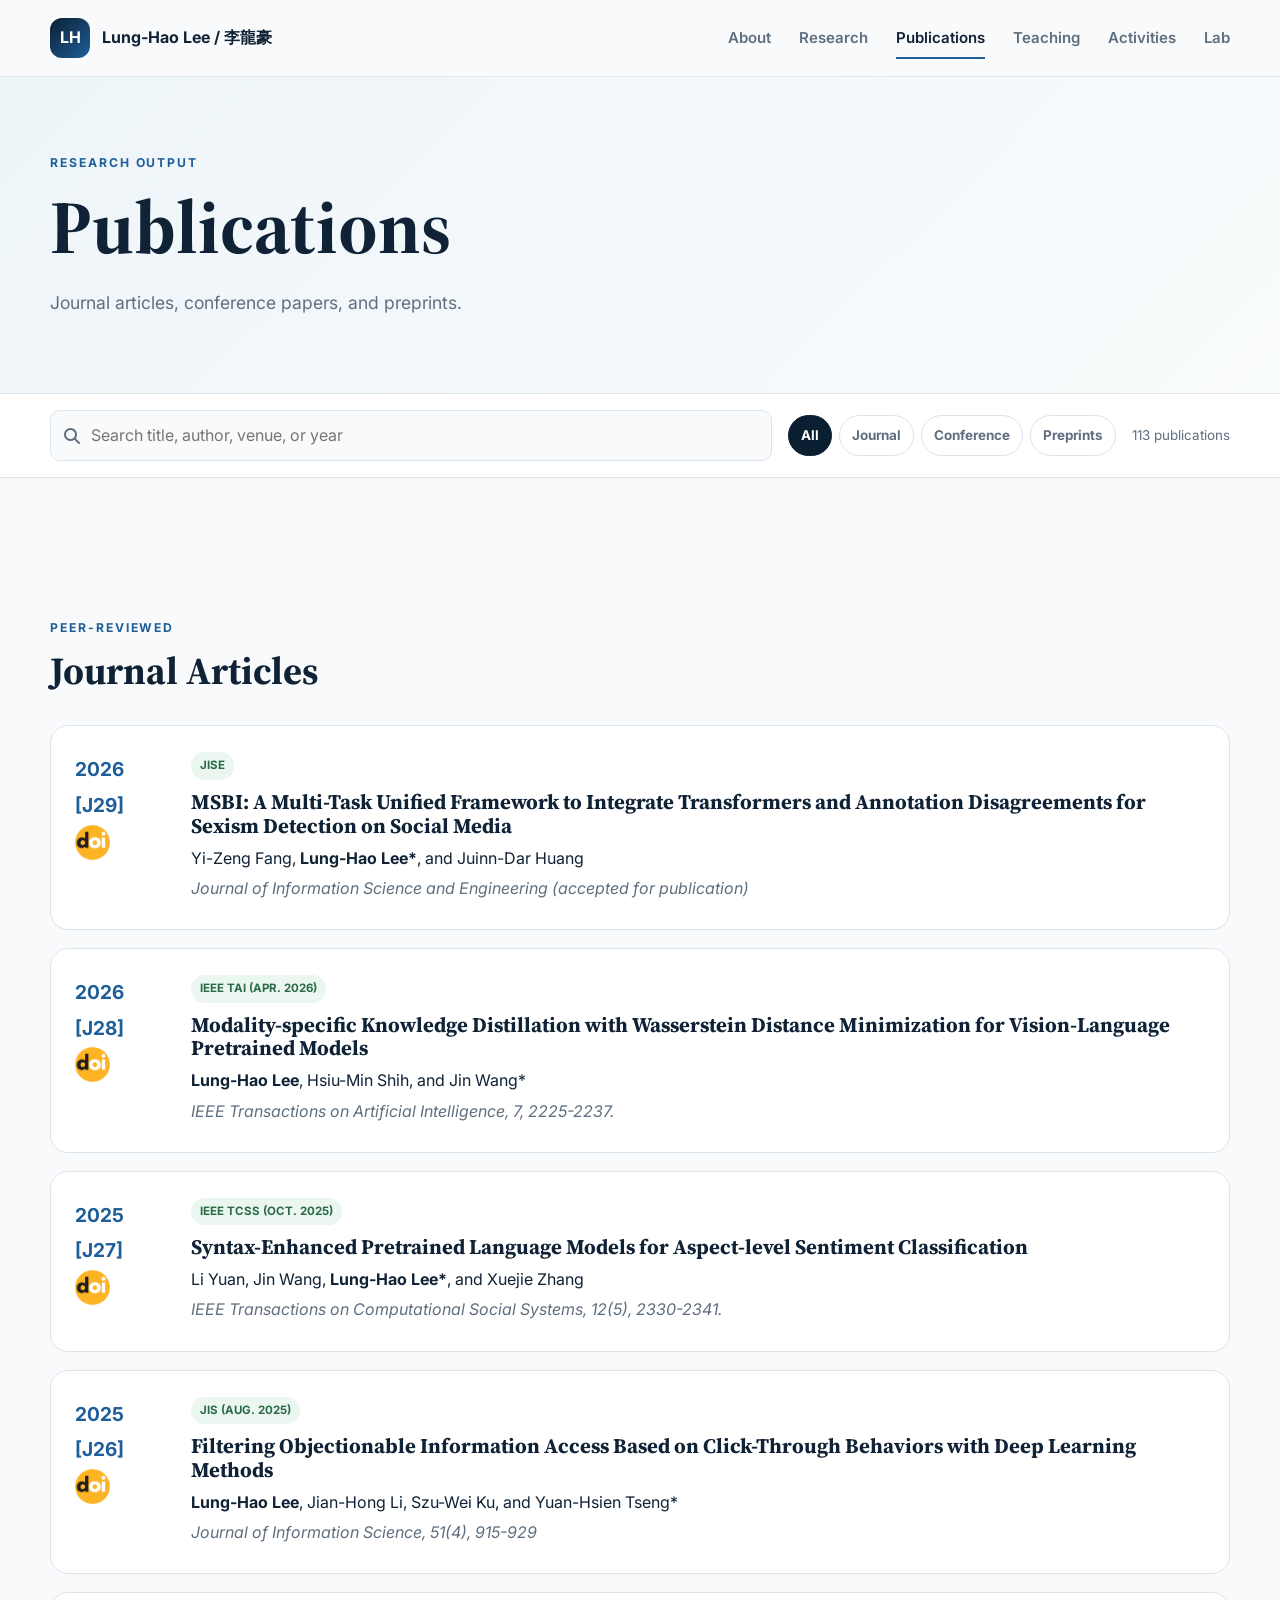
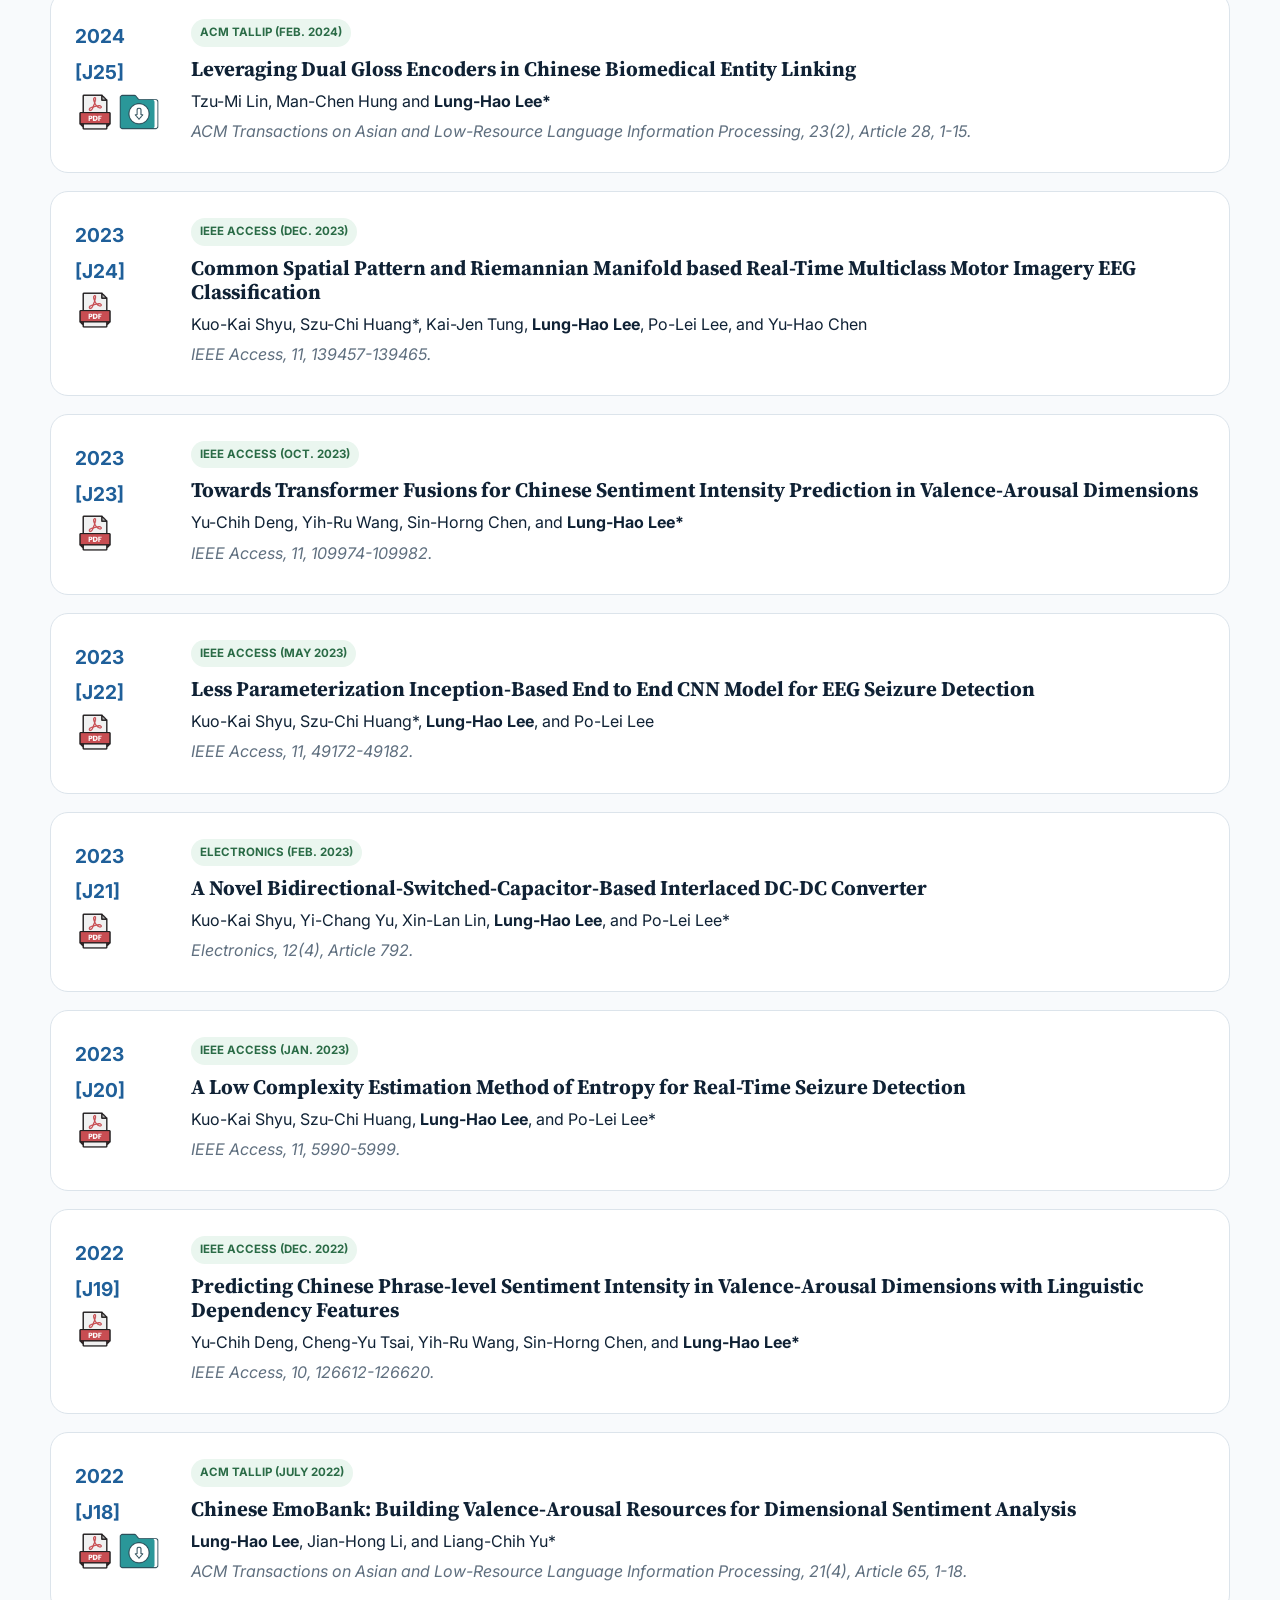
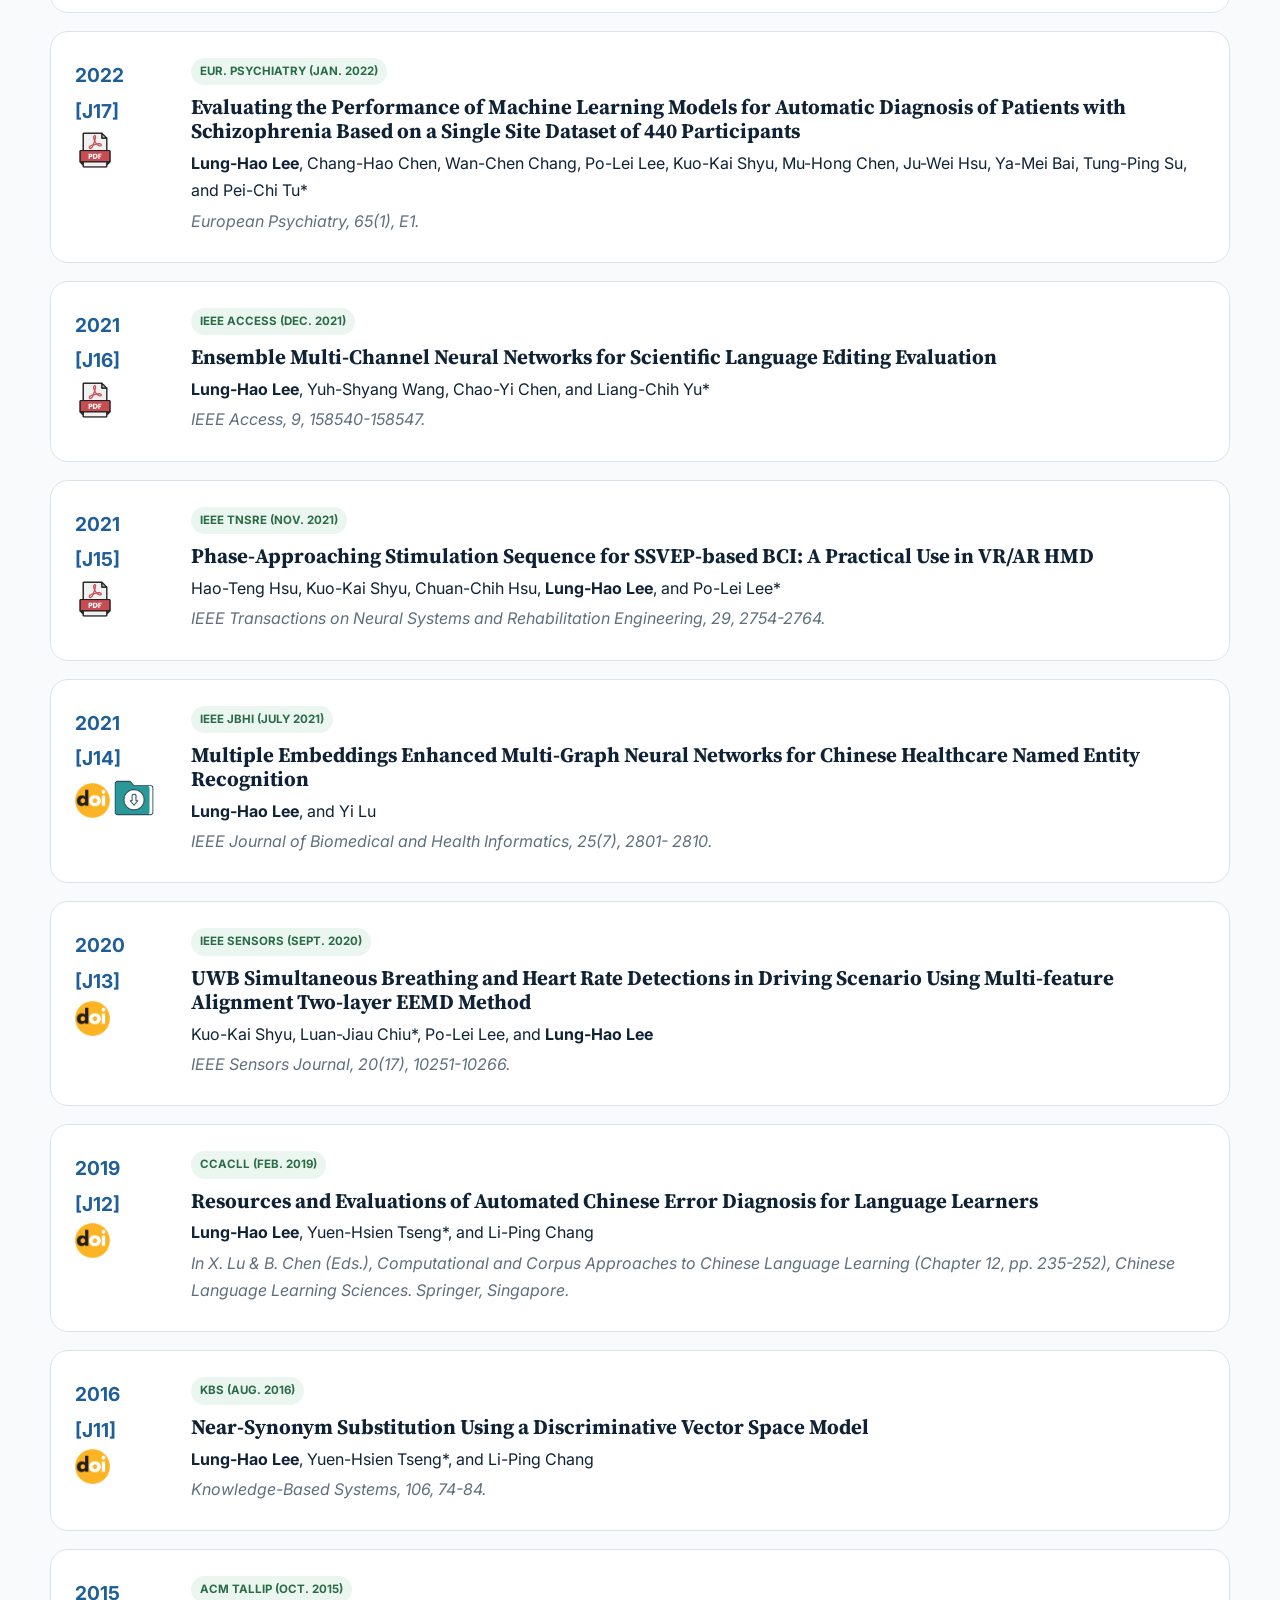
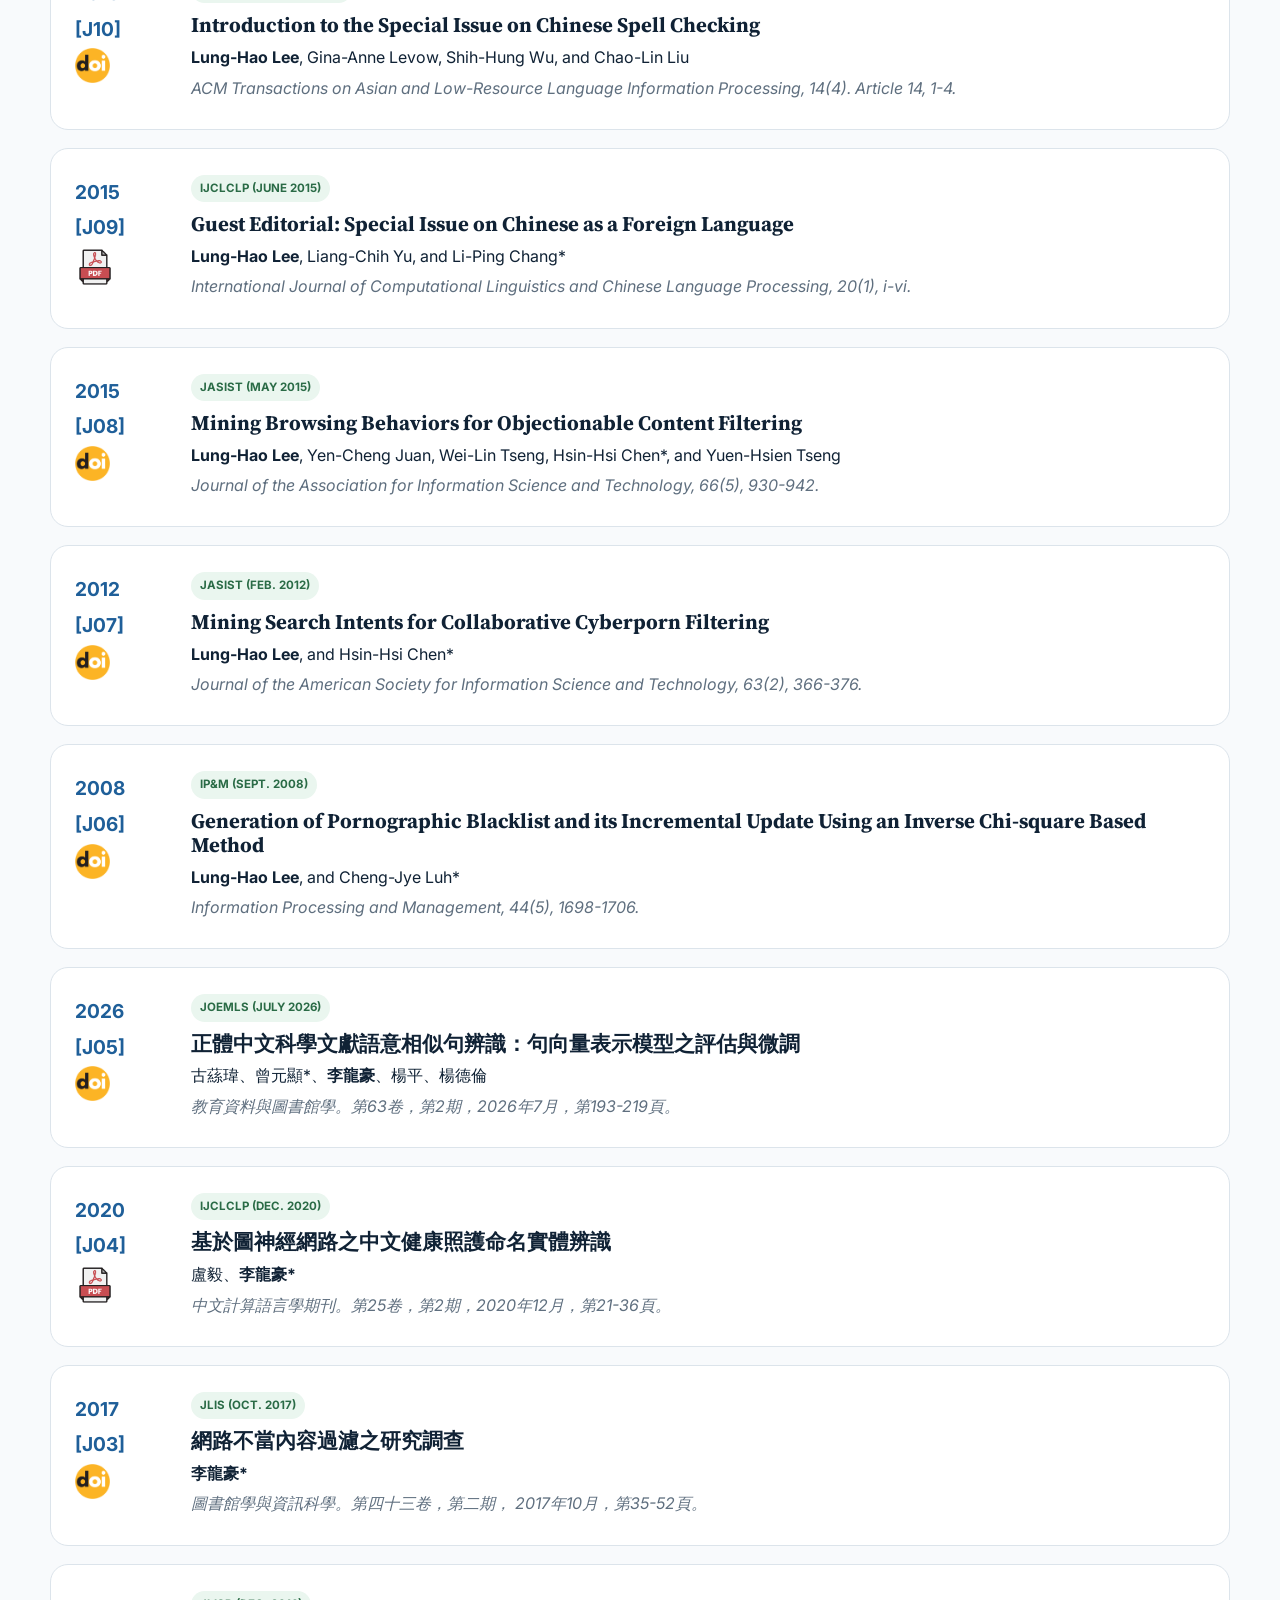
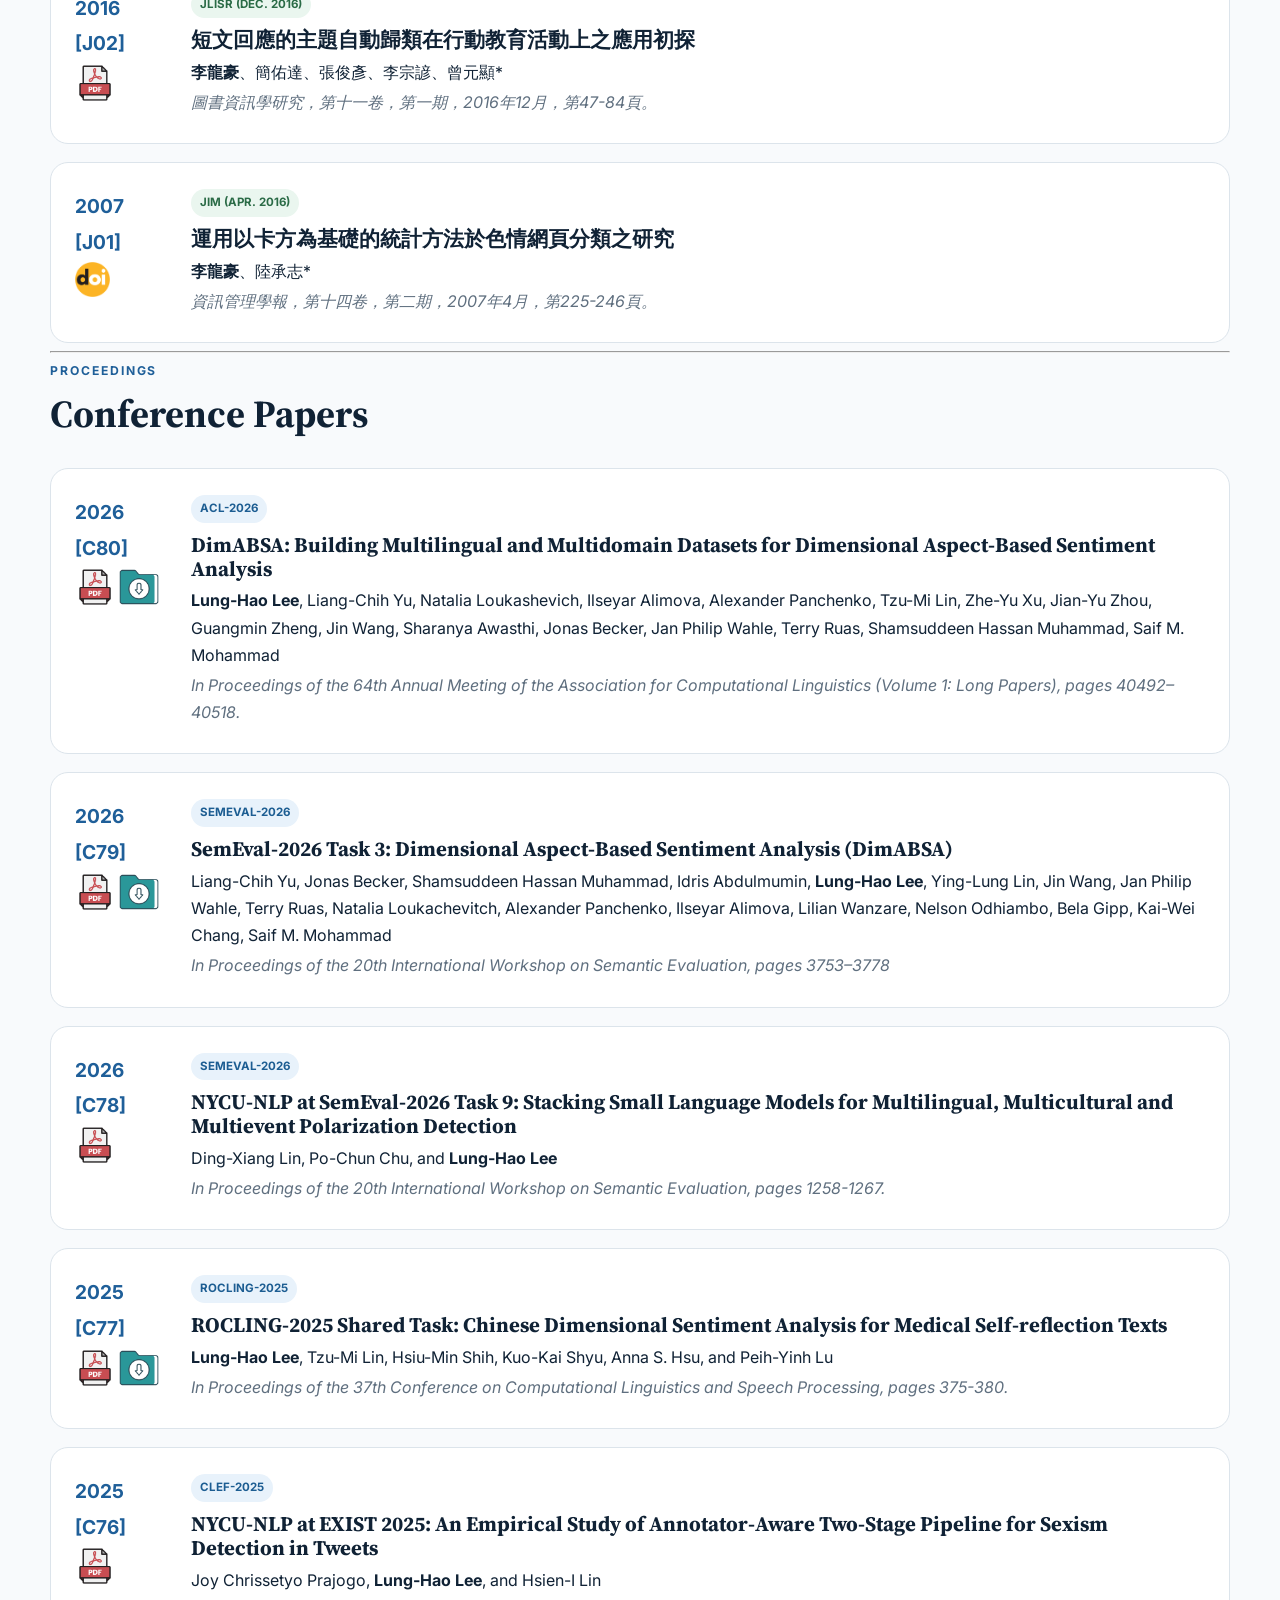
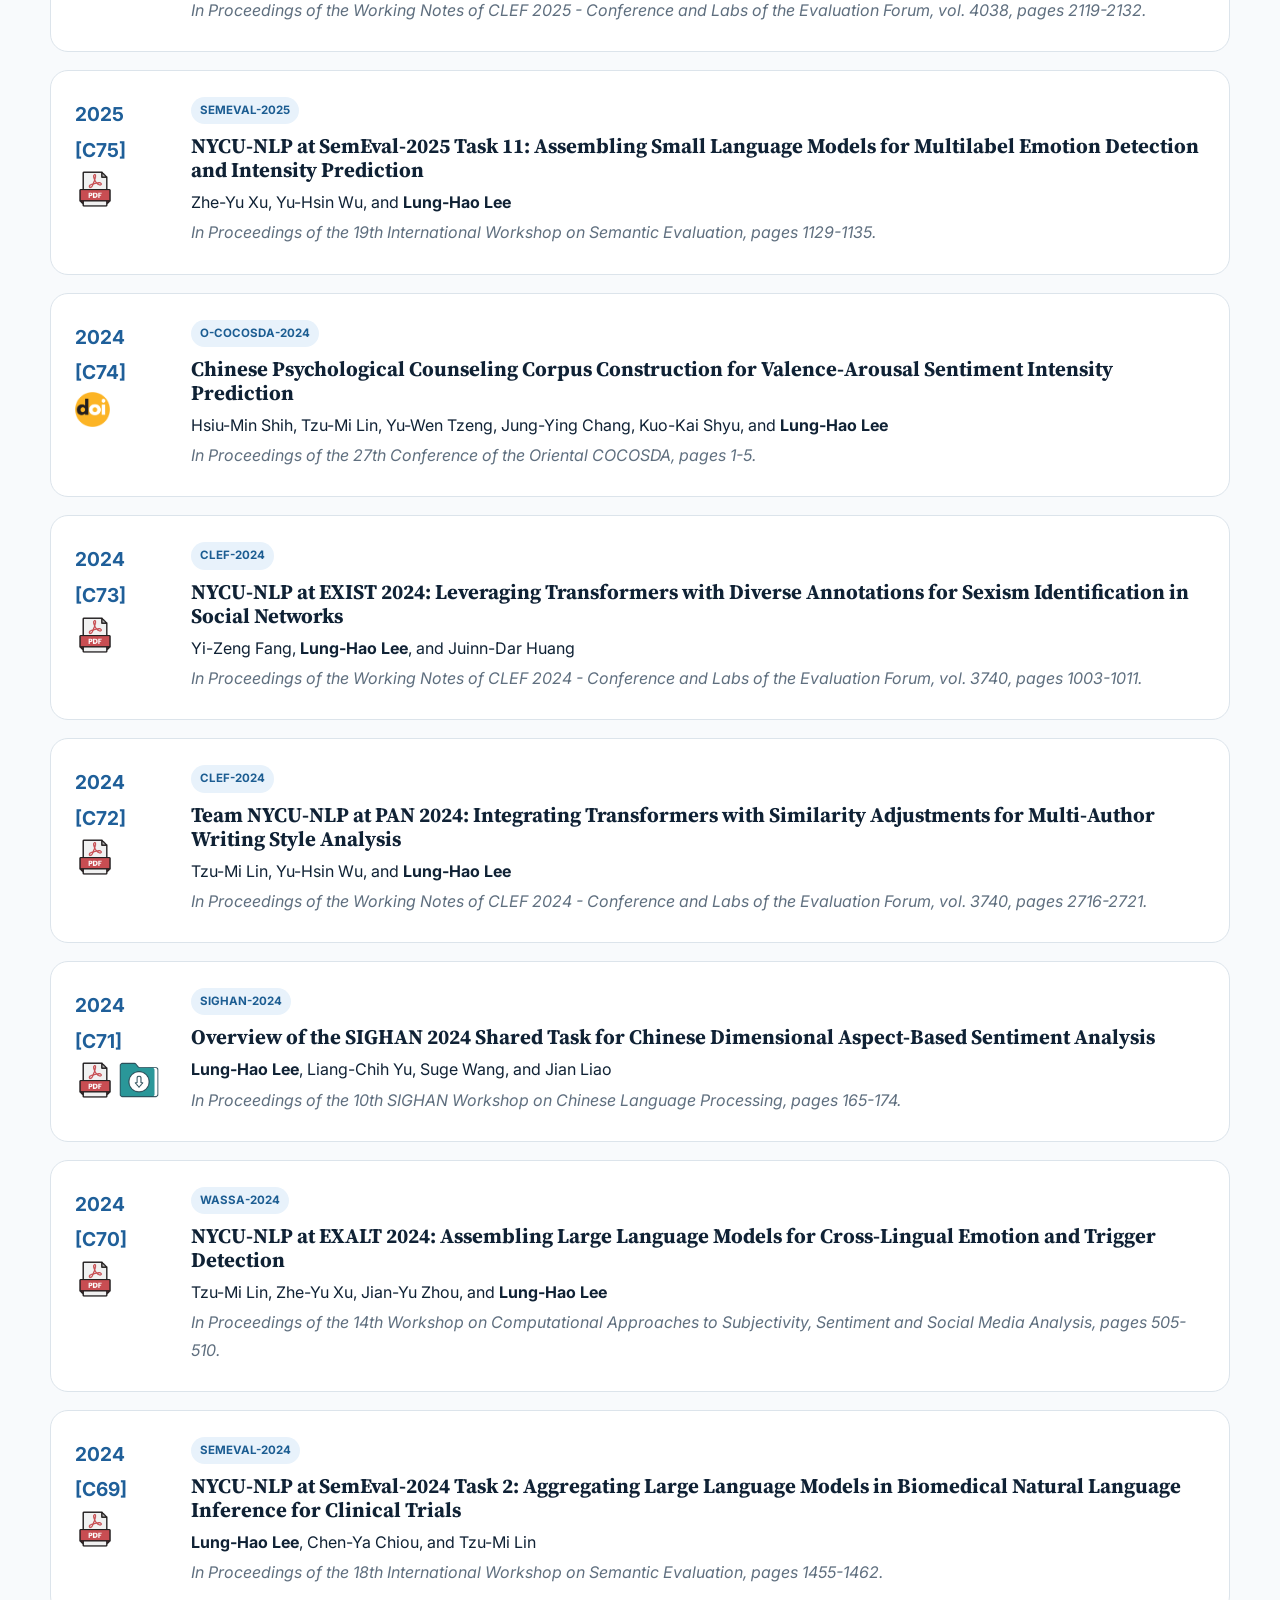
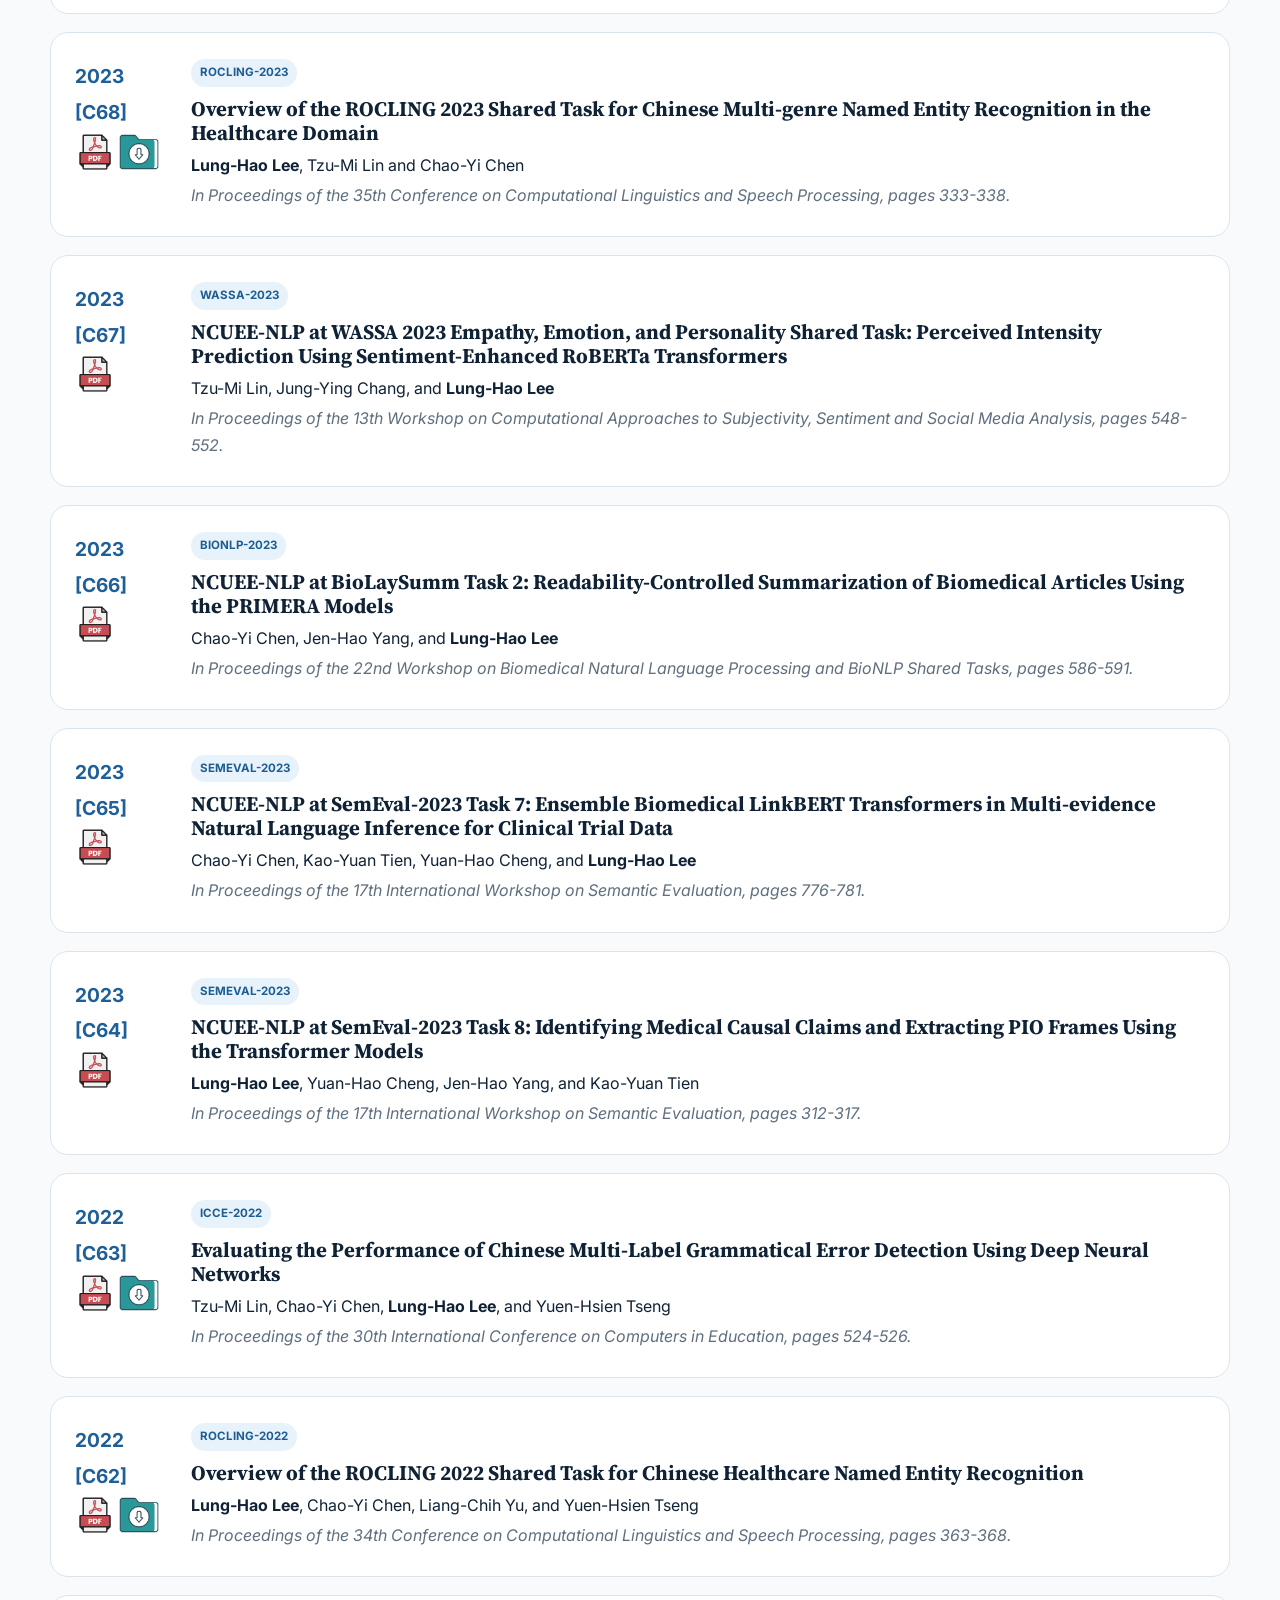
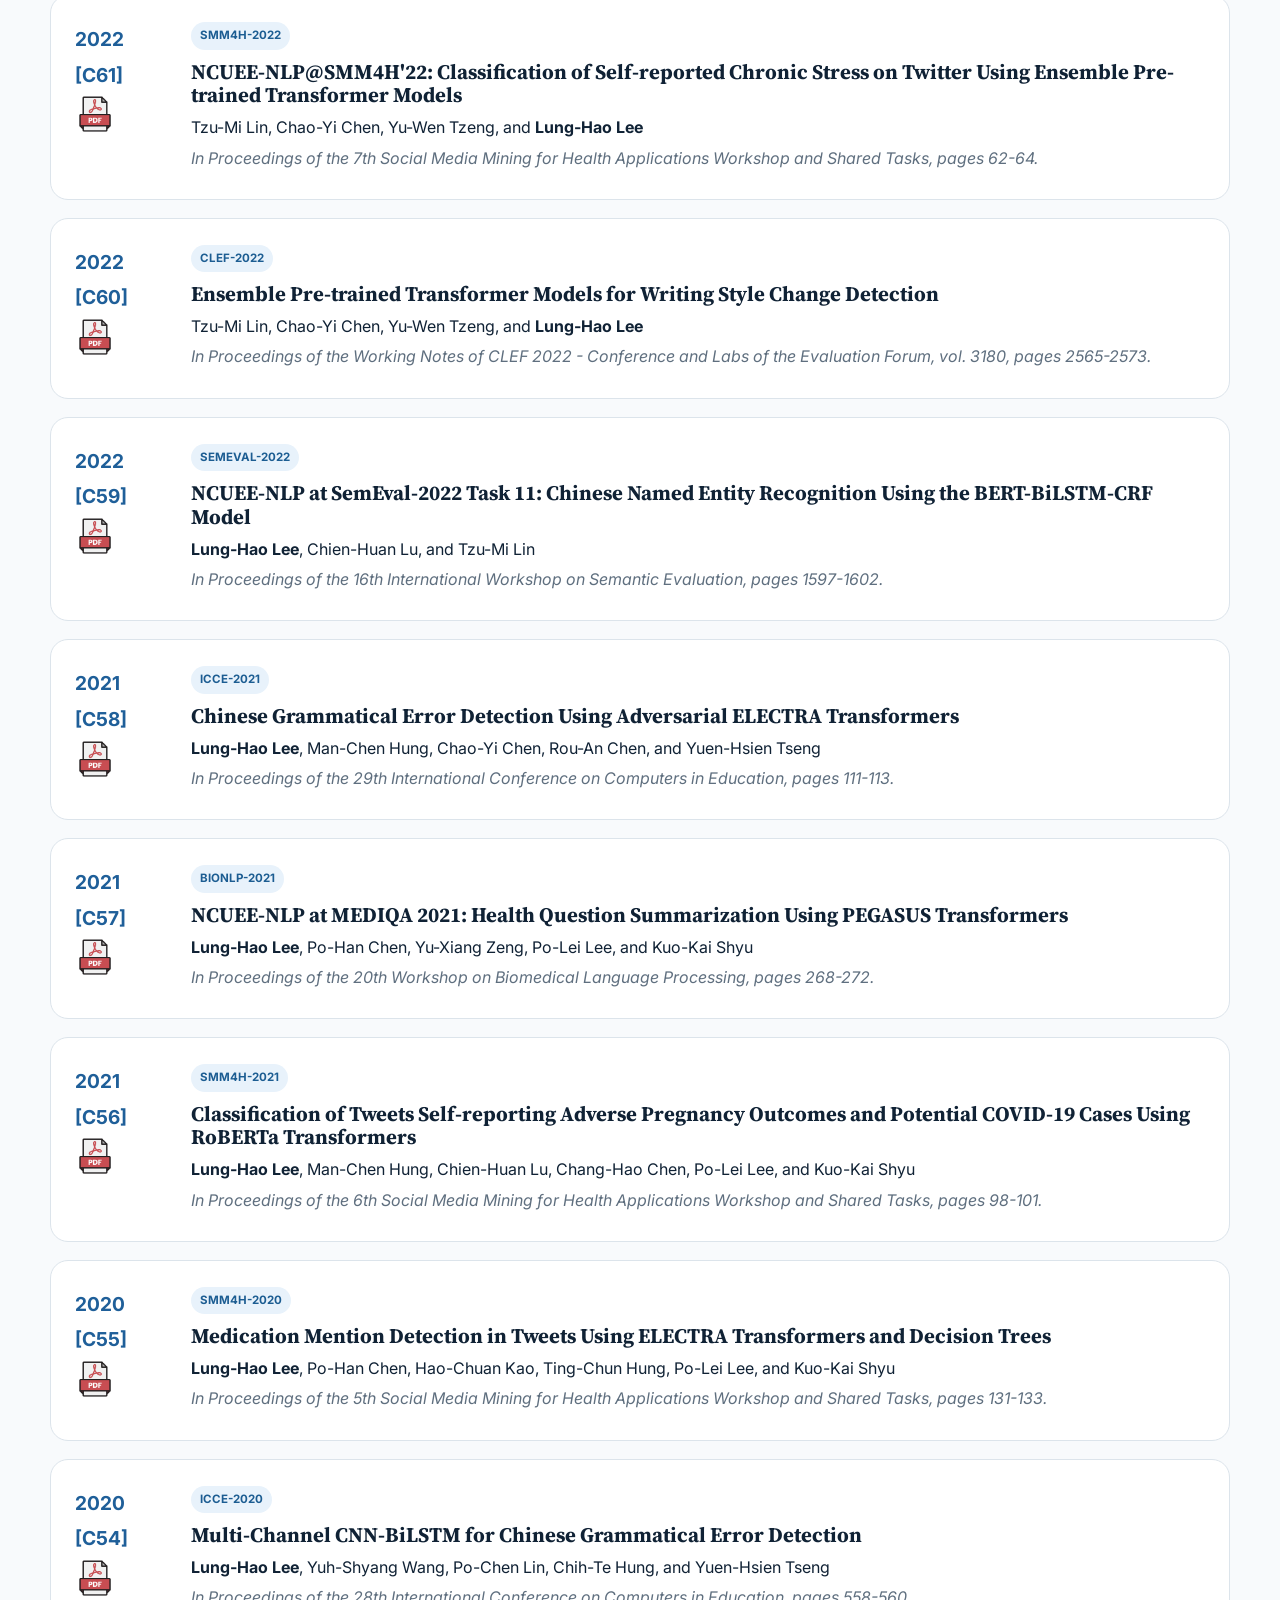
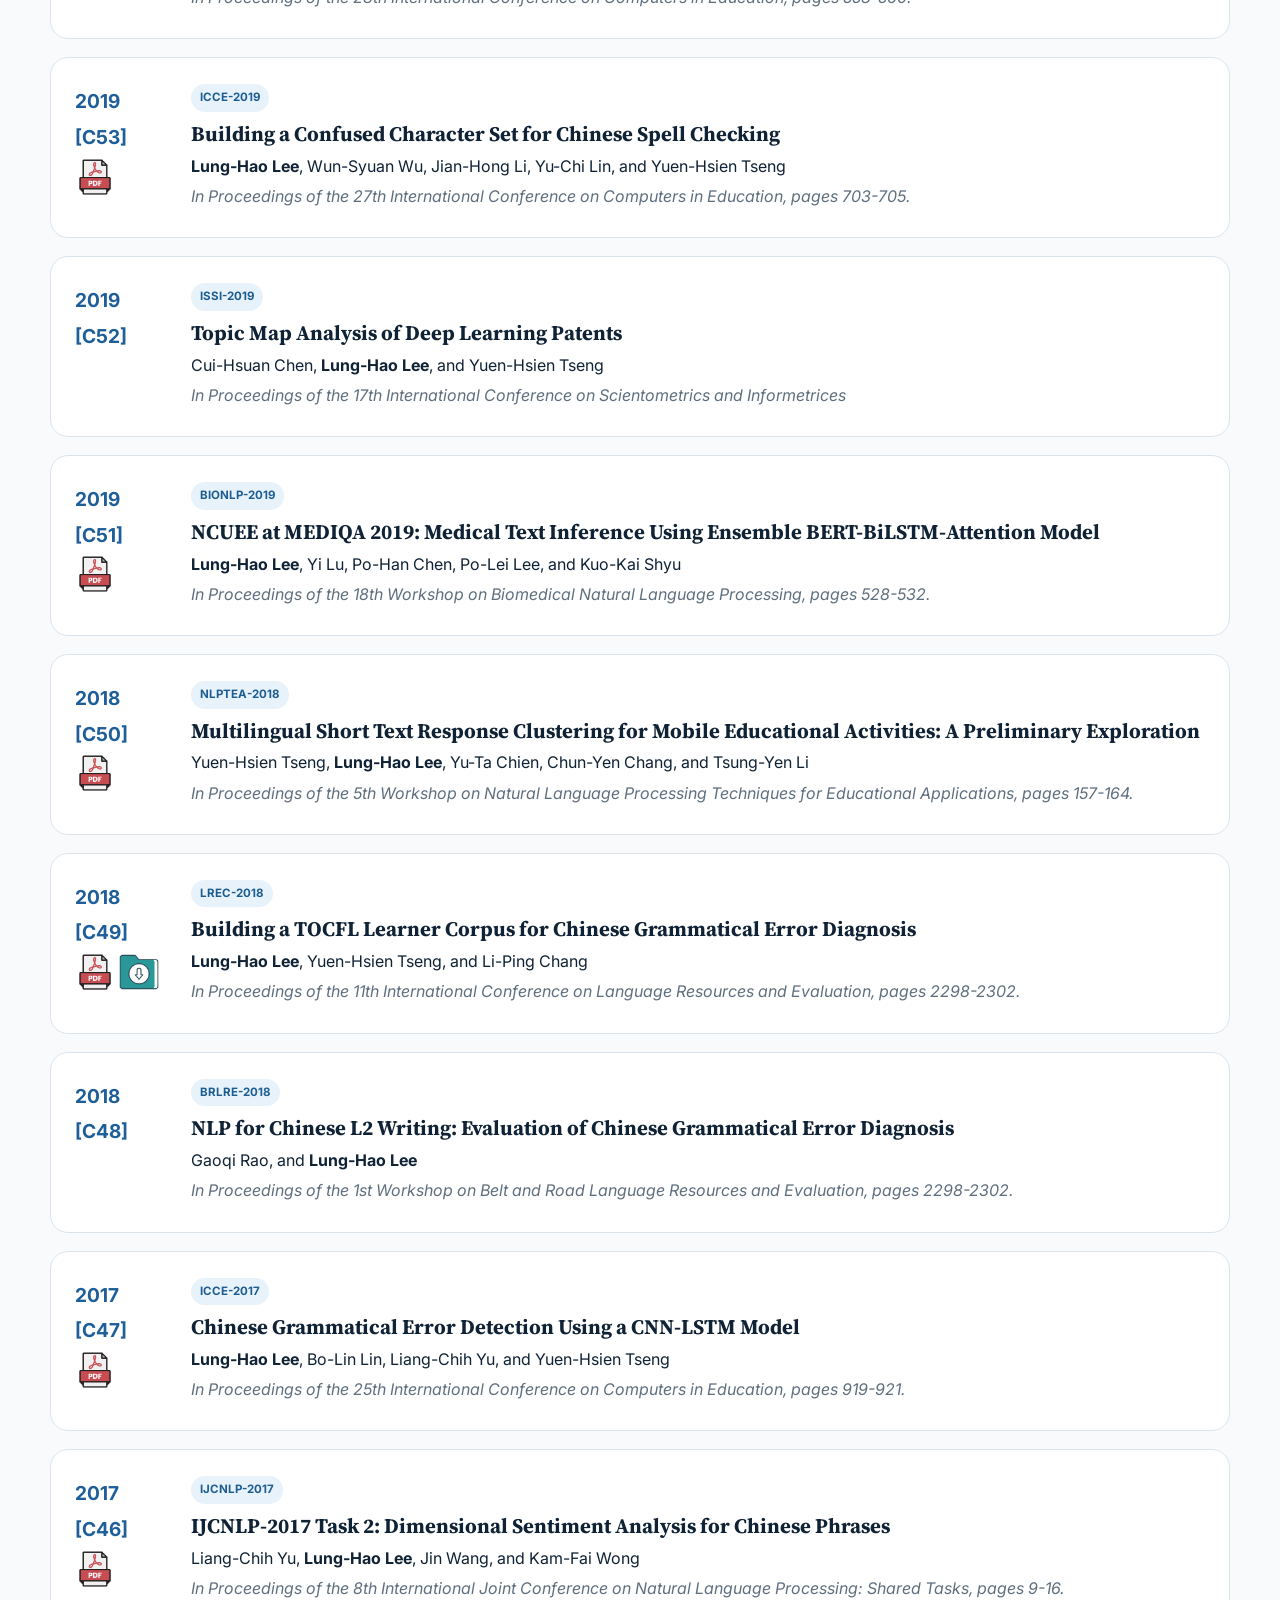
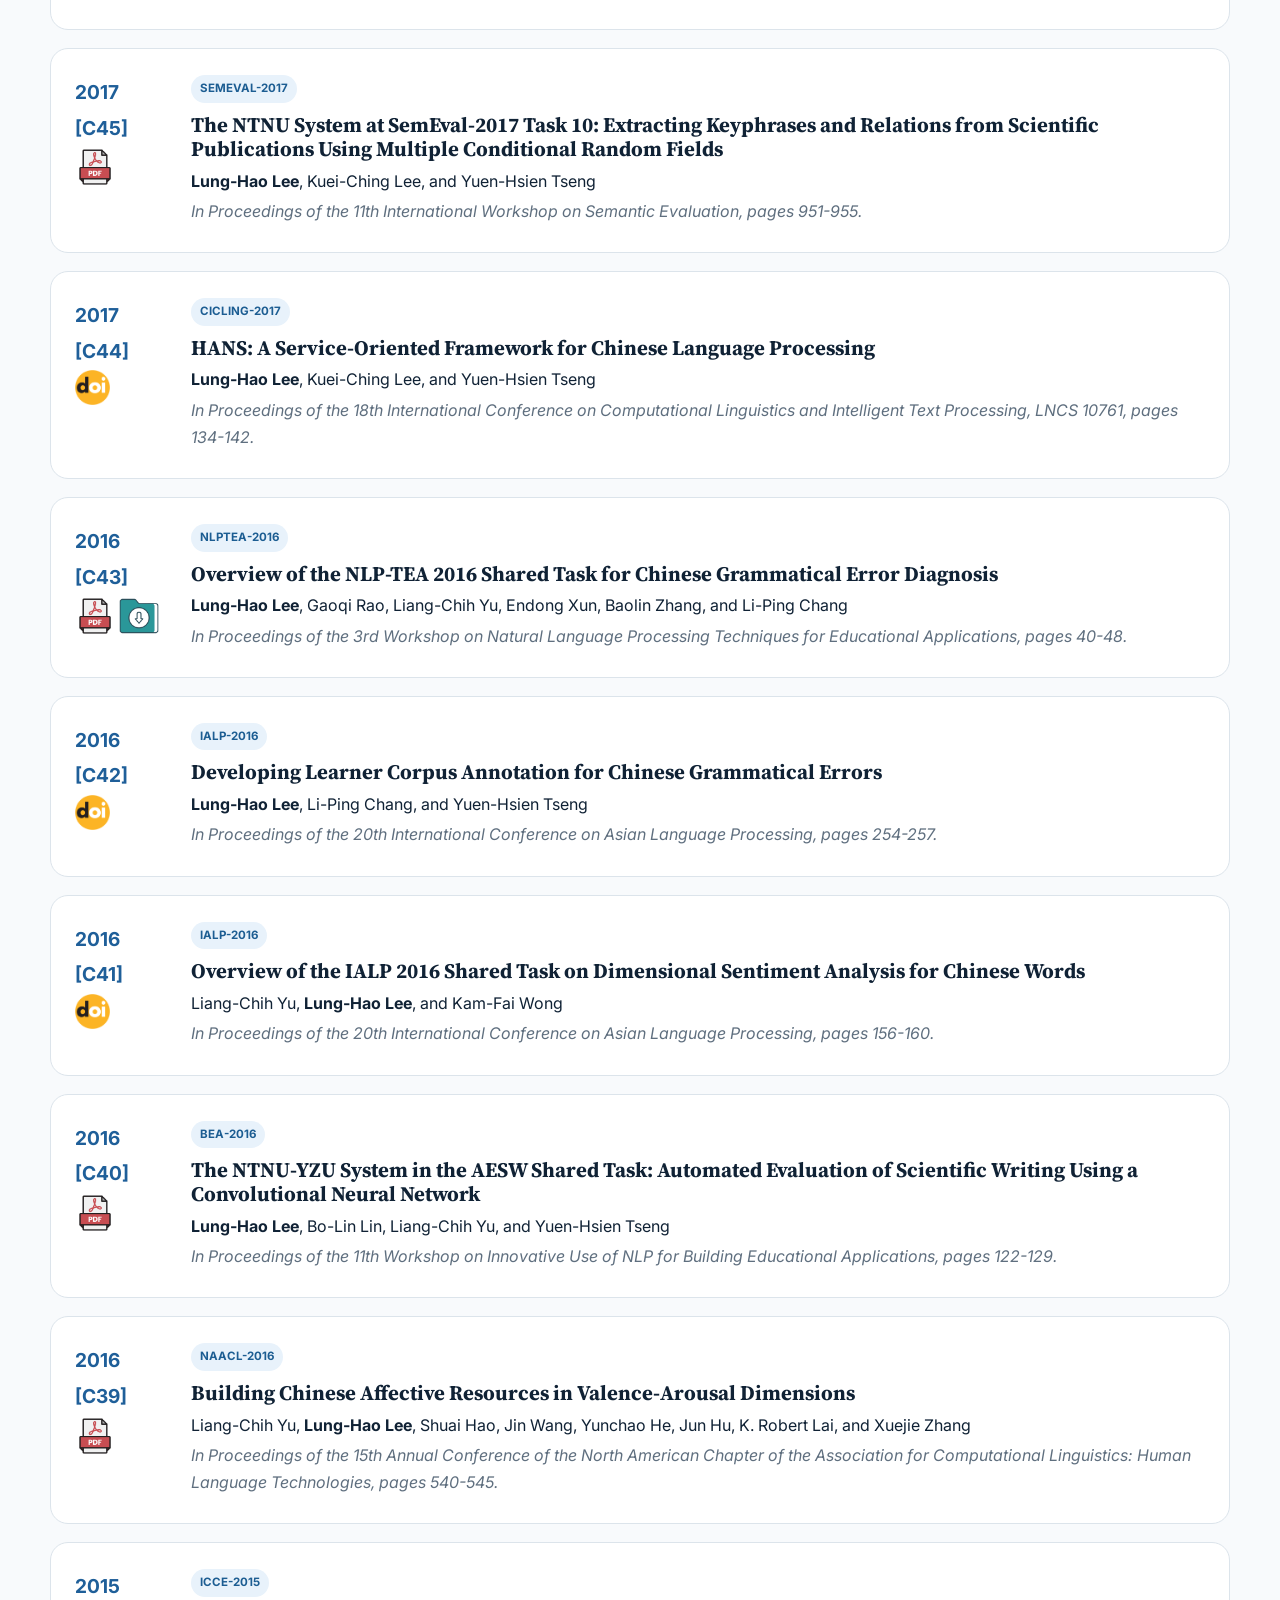
<file: publications.html>
<!DOCTYPE html>

<html lang="en">
<head>
<meta charset="utf-8"/>
<meta content="width=device-width, initial-scale=1.0" name="viewport"/>
<meta content="Journal articles, conference papers, and preprints by Lung-Hao Lee. Search and filter the publication list by title, author, venue, or year." name="description"/>
<meta content="Lung-Hao Lee" name="author"/>
<meta content="Lung-Hao Lee, 李龍豪, NYCU, natural language processing, large language models, medical NLP, sentiment analysis, information retrieval" name="keywords"/>
<meta content="#0b1f33" name="theme-color"/>
<meta content="website" property="og:type"/>
<meta content="Publications | Lung-Hao Lee" property="og:title"/>
<meta content="Journal articles, conference papers, and preprints by Lung-Hao Lee. Search and filter the publication list by title, author, venue, or year." property="og:description"/>
<meta content="https://lunghaolee.github.io/assets/lhlee.png" property="og:image"/>
<meta content="https://lunghaolee.github.io/publications.html" property="og:url"/>
<link href="https://lunghaolee.github.io/publications.html" rel="canonical"/>
<title>Publications | Lung-Hao Lee</title>
<link href="https://fonts.googleapis.com" rel="preconnect"/>
<link crossorigin="" href="https://fonts.gstatic.com" rel="preconnect"/>
<link href="https://fonts.googleapis.com/css2?family=Inter:wght@400;500;600;700&amp;family=Source+Serif+4:opsz,wght@8..60,600;8..60,700&amp;display=swap" rel="stylesheet"/>
<link href="https://cdnjs.cloudflare.com/ajax/libs/font-awesome/6.7.1/css/all.min.css" rel="stylesheet"/>
<link href="style.css" rel="stylesheet">
<script type="application/ld+json">{
    "@context":"https://schema.org",
    "@type":"Person",
    "name":"Lung-Hao Lee",
    "alternateName":"李龍豪",
    "jobTitle":"Associate Professor",
    "affiliation":{"@type":"CollegeOrUniversity","name":"National Yang Ming Chiao Tung University"},
    "url":"https://lunghaolee.github.io/",
    "sameAs":["https://orcid.org/0000-0003-0472-7429","https://scholar.google.com/citations?user=OKAf0wwAAAAJ","https://github.com/lunghaolee/"]
  }</script>
</link></head>
<body>
<header class="site-header">
<nav aria-label="Primary navigation" class="navbar container">
<a aria-label="Lung-Hao Lee homepage" class="brand" href="index.html">
<span class="brand-mark">LH</span>
<span class="brand-text">Lung-Hao Lee / 李龍豪</span>
</a>
<button aria-controls="primary-menu" aria-expanded="false" aria-label="Toggle navigation" class="nav-toggle">
<i class="fa-solid fa-bars"></i>
</button>
<ul class="nav-links" id="primary-menu">
<li><a href="about.html">About</a></li>
<li><a href="research.html">Research</a></li>
<li><a href="publications.html">Publications</a></li>
<li><a href="teaching.html">Teaching</a></li>
<li><a href="activities.html">Activities</a></li>
<li><a href="https://ainlp.tw/" rel="noopener noreferrer" target="_blank">Lab <span class="sr-only">(opens in new tab)</span></a></li>
</ul>
</nav>
</header>
<main>
<section class="page-hero"><div class="container"><p class="section-kicker">Research Output</p><h1>Publications</h1><p>Journal articles, conference papers, and preprints.</p></div></section><section class="publication-tools"><div class="container"><div class="publication-toolbar" role="search"><div class="search-field"><i aria-hidden="true" class="fa-solid fa-magnifying-glass"></i><input aria-label="Search publications" id="publication-search" placeholder="Search title, author, venue, or year" type="search"/></div><div aria-label="Filter publications" class="filter-buttons"><button class="filter-button active" data-filter="all">All</button><button class="filter-button" data-filter="journal">Journal</button><button class="filter-button" data-filter="conference">Conference</button><button class="filter-button" data-filter="preprint">Preprints</button></div><div aria-live="polite" class="publication-count" id="publication-count"></div></div></div></section>
<section class="section"><div class="container publication-sections">
<section class="publication-section" data-kind="journal" id="pub-journal"><div class="section-head"><div><p class="section-kicker">Peer-reviewed</p><h2>Journal Articles</h2></div></div>
<div class="publication-list">
<article class="publication-item" data-kind="journal" data-search="2026 [j29] jise msbi: a multi-task unified framework to integrate transformers and annotation disagreements for sexism detection on social media yi-zeng fang, lung-hao lee* , and juinn-dar huang journal of information science and engineering (accepted for publication)">
<div class="pub-year"><p>2026</p><p>[J29]</p>
<p><a href="" rel="noopener noreferrer" target="_blank"><img height="35s" src="assets/doi.png" width="35"/></a></p>
</div>
<div><span class="pub-badge journal">JISE</span>
<h3>MSBI: A Multi-Task Unified Framework to Integrate Transformers and Annotation Disagreements for Sexism Detection on Social Media</h3>
<p>Yi-Zeng Fang, <strong>Lung-Hao Lee*</strong>, and Juinn-Dar Huang</p>
<p class="venue">Journal of Information Science and Engineering (accepted for publication)</p>
</div>
</article>
<article class="publication-item" data-kind="journal" data-search="2026 [j28] ieee tai (apr. 2026) modality-specific knowledge distillation with wasserstein distance minimization for vision-language pretrained models lung-hao lee , hsiu-min shih, and jin wang* ieee transactions on artificial intelligence, 7, 2225-2237.">
<div class="pub-year"><p>2026</p><p>[J28]</p>
<p><a href="https://doi.ieeecomputersociety.org/10.1109/TAI.2025.3613686" rel="noopener noreferrer" target="_blank"><img height="35" src="assets/doi.png" width="35"/></a></p>
</div>
<div><span class="pub-badge journal">IEEE TAI (Apr. 2026)</span>
<h3>Modality-specific Knowledge Distillation with Wasserstein Distance Minimization for Vision-Language Pretrained Models</h3>
<p><strong>Lung-Hao Lee</strong>, Hsiu-Min Shih, and Jin Wang*</p>
<p class="venue">IEEE Transactions on Artificial Intelligence, 7, 2225-2237.</p>
</div>
</article>
<article class="publication-item" data-kind="journal" data-search="2025 [j27] ieee tcss (oct. 2025) syntax-enhanced pretrained language models for aspect-level sentiment classification li yuan, jin wang, lung-hao lee* , and xuejie zhang ieee transactions on computational social systems, 12(5), 2330-2341.">
<div class="pub-year"><p>2025</p><p>[J27]</p>
<p><a href="https://doi.org/10.1109/TCSS.2024.3514901" rel="noopener noreferrer" target="_blank"><img height="35" src="assets/doi.png" width="35"/></a></p>
</div>
<div><span class="pub-badge journal">IEEE TCSS (Oct. 2025)</span>
<h3>Syntax-Enhanced Pretrained Language Models for Aspect-level Sentiment Classification</h3>
<p>Li Yuan, Jin Wang, <strong>Lung-Hao Lee*</strong>, and Xuejie Zhang</p>
<p class="venue">IEEE Transactions on Computational Social Systems, 12(5), 2330-2341.</p>
</div>
</article>
<article class="publication-item" data-kind="journal" data-search="2025 [j26] jis (aug. 2025) filtering objectionable information access based on click-through behaviors with deep learning methods lung-hao lee , jian-hong li, szu-wei ku, and yuan-hsien tseng* journal of information science,  51(4), 915-929">
<div class="pub-year"><p>2025</p><p>[J26]</p>
<p><a href="https://doi.org/10.1177/01655515231160041" rel="noopener noreferrer" target="_blank"><img height="35" src="assets/doi.png" width="35"/></a></p>
</div>
<div><span class="pub-badge journal">JIS (Aug. 2025)</span>
<h3>Filtering Objectionable Information Access Based on Click-Through Behaviors with Deep Learning Methods</h3>
<p><strong>Lung-Hao Lee</strong>, Jian-Hong Li, Szu-Wei Ku, and Yuan-Hsien Tseng*</p>
<p class="venue">Journal of Information Science,  51(4), 915-929</p>
</div>
</article>
<article class="publication-item" data-kind="journal" data-search="2024 [j25] acm tallip (feb. 2024) leveraging dual gloss encoders in chinese biomedical entity linking tzu-mi lin, man-chen hung and lung-hao lee* acm transactions on asian and low-resource language information processing, 23(2), article 28, 1-15.">
<div class="pub-year"><p>2024</p><p>[J25]</p>
<p><a href="https://dl.acm.org/doi/pdf/10.1145/3638555" rel="noopener noreferrer" target="_blank"><img height="40" src="assets/pdf.png" width="40"/></a>
<a href="https://github.com/NYCU-NLP/Chinese-HealthWSD-Corpus" rel="noopener noreferrer" target="_blank"><img height="40" src="assets/dataset.png" width="40"/></a></p>
</div>
<div><span class="pub-badge journal">ACM TALLIP (Feb. 2024)</span>
<h3>Leveraging Dual Gloss Encoders in Chinese Biomedical Entity Linking</h3>
<p>Tzu-Mi Lin, Man-Chen Hung and <strong>Lung-Hao Lee*</strong></p>
<p class="venue">ACM Transactions on Asian and Low-Resource Language Information Processing, 23(2), Article 28, 1-15.</p>
</div>
</article>
<article class="publication-item" data-kind="journal" data-search="2023 [j24] ieee access (dec. 2023) common spatial pattern and riemannian manifold based real-time multiclass motor imagery eeg classification kuo-kai shyu, szu-chi huang*, kai-jen tung, lung-hao lee , po-lei lee, and yu-hao chen ieee access, 11, 139457-139465.">
<div class="pub-year"><p>2023</p><p>[J24]</p>
<p><a href="https://doi.org/10.1109/ACCESS.2023.3340685" rel="noopener noreferrer" target="_blank"><img height="40" src="assets/pdf.png" width="40"/></a></p>
</div>
<div><span class="pub-badge journal">IEEE Access (Dec. 2023)</span>
<h3>Common Spatial Pattern and Riemannian Manifold based Real-Time Multiclass Motor Imagery EEG Classification</h3>
<p>Kuo-Kai Shyu, Szu-Chi Huang*, Kai-Jen Tung, <strong>Lung-Hao Lee</strong>, Po-Lei Lee, and Yu-Hao Chen</p>
<p class="venue">IEEE Access, 11, 139457-139465.</p>
</div>
</article>
<article class="publication-item" data-kind="journal" data-search="2023 [j23] ieee access (oct. 2023) towards transformer fusions for chinese sentiment intensity prediction in valence-arousal dimensions yu-chih deng, yih-ru wang, sin-horng chen, and lung-hao lee* ieee access, 11, 109974-109982.">
<div class="pub-year"><p>2023</p><p>[J23]</p>
<p><a href="https://doi.org/10.1109/ACCESS.2023.3322436" rel="noopener noreferrer" target="_blank"><img height="40" src="assets/pdf.png" width="40"/></a></p>
</div>
<div><span class="pub-badge journal">IEEE Access (Oct. 2023)</span>
<h3>Towards Transformer Fusions for Chinese Sentiment Intensity Prediction in Valence-Arousal Dimensions</h3>
<p>Yu-Chih Deng, Yih-Ru Wang, Sin-Horng Chen, and <strong>Lung-Hao Lee*</strong></p>
<p class="venue">IEEE Access, 11, 109974-109982.</p>
</div>
</article>
<article class="publication-item" data-kind="journal" data-search="2023 [j22] ieee access (may 2023) less parameterization inception-based end to end cnn model for eeg seizure detection kuo-kai shyu, szu-chi huang*, lung-hao lee , and po-lei lee ieee access, 11, 49172-49182.">
<div class="pub-year"><p>2023</p><p>[J22]</p>
<p><a href="https://doi.org/10.1109/ACCESS.2023.3277634" rel="noopener noreferrer" target="_blank"><img height="40" src="assets/pdf.png" width="40"/></a></p>
</div>
<div><span class="pub-badge journal">IEEE Access (May 2023)</span>
<h3>Less Parameterization Inception-Based End to End CNN Model for EEG Seizure Detection</h3>
<p>Kuo-Kai Shyu, Szu-Chi Huang*, <strong>Lung-Hao Lee</strong>, and Po-Lei Lee</p>
<p class="venue">IEEE Access, 11, 49172-49182.</p>
</div>
</article>
<article class="publication-item" data-kind="journal" data-search="2023 [j21] electronics (feb. 2023) a novel bidirectional-switched-capacitor-based interlaced dc-dc converter kuo-kai shyu, yi-chang yu, xin-lan lin, lung-hao lee , and po-lei lee* electronics, 12(4), article 792.">
<div class="pub-year"><p>2023</p><p>[J21]</p>
<p><a href="https://www.mdpi.com/2079-9292/12/4/792/pdf" rel="noopener noreferrer" target="_blank"><img height="40" src="assets/pdf.png" width="40"/></a></p>
</div>
<div><span class="pub-badge journal">Electronics (Feb. 2023)</span>
<h3>A Novel Bidirectional-Switched-Capacitor-Based Interlaced DC-DC Converter</h3>
<p>Kuo-Kai Shyu, Yi-Chang Yu, Xin-Lan Lin, <strong>Lung-Hao Lee</strong>, and Po-Lei Lee*</p>
<p class="venue">Electronics, 12(4), Article 792.</p>
</div>
</article>
<article class="publication-item" data-kind="journal" data-search="2023 [j20] ieee access (jan. 2023) a low complexity estimation method of entropy for real-time seizure detection kuo-kai shyu, szu-chi huang, lung-hao lee , and po-lei lee* ieee access, 11, 5990-5999.">
<div class="pub-year"><p>2023</p><p>[J20]</p>
<p><a href="https://doi.org/10.1109/ACCESS.2023.3235913" rel="noopener noreferrer" target="_blank"><img height="40" src="assets/pdf.png" width="40"/></a></p>
</div>
<div><span class="pub-badge journal">IEEE Access (Jan. 2023)</span>
<h3>A Low Complexity Estimation Method of Entropy for Real-Time Seizure Detection</h3>
<p>Kuo-Kai Shyu, Szu-Chi Huang, <strong>Lung-Hao Lee</strong>, and Po-Lei Lee*</p>
<p class="venue">IEEE Access, 11, 5990-5999.</p>
</div>
</article>
<article class="publication-item" data-kind="journal" data-search="2022 [j19] ieee access (dec. 2022) predicting chinese phrase-level sentiment intensity in valence-arousal dimensions with linguistic dependency features yu-chih deng, cheng-yu tsai, yih-ru wang, sin-horng chen, and lung-hao lee* ieee access, 10, 126612-126620.">
<div class="pub-year"><p>2022</p><p>[J19]</p>
<p><a href="https://doi.org/10.1109/ACCESS.2022.3226243" rel="noopener noreferrer" target="_blank"><img height="40" src="assets/pdf.png" width="40"/></a></p>
</div>
<div><span class="pub-badge journal">IEEE Access (Dec. 2022)</span>
<h3>Predicting Chinese Phrase-level Sentiment Intensity in Valence-Arousal Dimensions with Linguistic Dependency Features</h3>
<p>Yu-Chih Deng, Cheng-Yu Tsai, Yih-Ru Wang, Sin-Horng Chen, and <strong>Lung-Hao Lee*</strong></p>
<p class="venue">IEEE Access, 10, 126612-126620.</p>
</div>
</article>
<article class="publication-item" data-kind="journal" data-search="2022 [j18] acm tallip (july 2022) chinese emobank: building valence-arousal resources for dimensional sentiment analysis lung-hao lee , jian-hong li, and liang-chih yu* acm transactions on asian and low-resource language information processing, 21(4), article 65, 1-18.">
<div class="pub-year"><p>2022</p><p>[J18]</p>
<p><a href="https://dl.acm.org/doi/pdf/10.1145/3489141" rel="noopener noreferrer" target="_blank"><img height="40" src="assets/pdf.png" width="40"/></a>
<a href="https://github.com/NYCU-NLP/Chinese-EmoBank" rel="noopener noreferrer" target="_blank"><img height="40" src="assets/dataset.png" width="40"/></a></p>
</div>
<div><span class="pub-badge journal">ACM TALLIP (July 2022)</span>
<h3>Chinese EmoBank: Building Valence-Arousal Resources for Dimensional Sentiment Analysis</h3>
<p><strong>Lung-Hao Lee</strong>, Jian-Hong Li, and Liang-Chih Yu*</p>
<p class="venue">ACM Transactions on Asian and Low-Resource Language Information Processing, 21(4), Article 65, 1-18.</p>
</div>
</article>
<article class="publication-item" data-kind="journal" data-search="2022 [j17] eur. psychiatry (jan. 2022) evaluating the performance of machine learning models for automatic diagnosis of patients with schizophrenia based on a single site dataset of 440 participants lung-hao lee , chang-hao chen, wan-chen chang, po-lei lee, kuo-kai shyu, mu-hong chen, ju-wei hsu, ya-mei bai, tung-ping su, and pei-chi tu* european psychiatry, 65(1), e1.">
<div class="pub-year"><p>2022</p><p>[J17]</p>
<p><a href="https://www.cambridge.org/core/services/aop-cambridge-core/content/view/F1E1D0EF227E8601F88BF19090CA383F/S0924933821022483a.pdf/evaluating-the-performance-of-machine-learning-models-for-automatic-diagnosis-of-patients-with-schizophrenia-based-on-a-single-site-dataset-of-440-participants.pdf" rel="noopener noreferrer" target="_blank"><img height="40" src="assets/pdf.png" width="40"/></a></p>
</div>
<div><span class="pub-badge journal">Eur. Psychiatry (Jan. 2022)</span>
<h3>Evaluating the Performance of Machine Learning Models for Automatic Diagnosis of Patients with Schizophrenia Based on a Single Site Dataset of 440 Participants</h3>
<p><strong>Lung-Hao Lee</strong>, Chang-Hao Chen, Wan-Chen Chang, Po-Lei Lee, Kuo-Kai Shyu, Mu-Hong Chen, Ju-Wei Hsu, Ya-Mei Bai, Tung-Ping Su, and Pei-Chi Tu*</p>
<p class="venue">European Psychiatry, 65(1), E1.</p>
</div>
</article>
<article class="publication-item" data-kind="journal" data-search="2021 [j16] ieee access (dec. 2021) ensemble multi-channel neural networks for scientific language editing evaluation lung-hao lee , yuh-shyang wang, chao-yi chen, and liang-chih yu* ieee access, 9, 158540-158547.">
<div class="pub-year"><p>2021</p><p>[J16]</p>
<p><a href="https://doi.org/10.1109/ACCESS.2021.3130042" rel="noopener noreferrer" target="_blank"><img height="40" src="assets/pdf.png" width="40"/></a></p>
</div>
<div><span class="pub-badge journal">IEEE Access (Dec. 2021)</span>
<h3>Ensemble Multi-Channel Neural Networks for Scientific Language Editing Evaluation</h3>
<p><strong>Lung-Hao Lee</strong>, Yuh-Shyang Wang, Chao-Yi Chen, and Liang-Chih Yu*</p>
<p class="venue">IEEE Access, 9, 158540-158547.</p>
</div>
</article>
<article class="publication-item" data-kind="journal" data-search="2021 [j15] ieee tnsre (nov. 2021) phase-approaching stimulation sequence for ssvep-based bci: a practical use in vr/ar hmd hao-teng hsu, kuo-kai shyu, chuan-chih hsu, lung-hao lee , and po-lei lee* ieee transactions on neural systems and rehabilitation engineering, 29, 2754-2764.">
<div class="pub-year"><p>2021</p><p>[J15]</p>
<p><a href="https://ieeexplore.ieee.org/stamp/stamp.jsp?tp=&amp;arnumber=9631294" rel="noopener noreferrer" target="_blank"><img height="40" src="assets/pdf.png" width="40"/></a></p>
</div>
<div><span class="pub-badge journal">IEEE TNSRE (Nov. 2021)</span>
<h3>Phase-Approaching Stimulation Sequence for SSVEP-based BCI: A Practical Use in VR/AR HMD</h3>
<p>Hao-Teng Hsu, Kuo-Kai Shyu, Chuan-Chih Hsu, <strong>Lung-Hao Lee</strong>, and Po-Lei Lee*</p>
<p class="venue">IEEE Transactions on Neural Systems and Rehabilitation Engineering, 29, 2754-2764.</p>
</div>
</article>
<article class="publication-item" data-kind="journal" data-search="2021 [j14] ieee jbhi (july 2021) multiple embeddings enhanced multi-graph neural networks for chinese healthcare named entity recognition lung-hao lee , and yi lu ieee journal of biomedical and health informatics, 25(7), 2801- 2810.">
<div class="pub-year"><p>2021</p><p>[J14]</p>
<p><a href="https://doi.org/10.1109/JBHI.2020.3048700" rel="noopener noreferrer" target="_blank"><img height="35" src="assets/doi.png" width="35"/></a>
<a href="https://github.com/NYCU-NLP/Chinese-HealthNER-Corpus" rel="noopener noreferrer" target="_blank"><img height="40" src="assets/dataset.png" width="40"/></a></p>
</div>
<div><span class="pub-badge journal">IEEE JBHI (July 2021)</span>
<h3>Multiple Embeddings Enhanced Multi-Graph Neural Networks for Chinese Healthcare Named Entity Recognition</h3>
<p><strong>Lung-Hao Lee</strong>, and Yi Lu</p>
<p class="venue">IEEE Journal of Biomedical and Health Informatics, 25(7), 2801- 2810.</p>
</div>
</article>
<article class="publication-item" data-kind="journal" data-search="2020 [j13] ieee sensors (sept. 2020) uwb simultaneous breathing and heart rate detections in driving scenario using multi-feature alignment two-layer eemd method kuo-kai shyu, luan-jiau chiu*, po-lei lee, and lung-hao lee ieee sensors journal, 20(17), 10251-10266.">
<div class="pub-year"><p>2020</p><p>[J13]</p>
<p><a href="https://doi.org/10.1109/JSEN.2020.2992687" rel="noopener noreferrer" target="_blank"><img height="35" src="assets/doi.png" width="35"/></a></p>
</div>
<div><span class="pub-badge journal">IEEE Sensors (Sept. 2020)</span>
<h3>UWB Simultaneous Breathing and Heart Rate Detections in Driving Scenario Using Multi-feature Alignment Two-layer EEMD Method</h3>
<p>Kuo-Kai Shyu, Luan-Jiau Chiu*, Po-Lei Lee, and <strong>Lung-Hao Lee</strong></p>
<p class="venue">IEEE Sensors Journal, 20(17), 10251-10266.</p>
</div>
</article>
<article class="publication-item" data-kind="journal" data-search="2019 [j12] ccacll (feb. 2019) resources and evaluations of automated chinese error diagnosis for language learners lung-hao lee , yuen-hsien tseng*, and li-ping chang in x. lu &amp; b. chen (eds.), computational and corpus approaches to chinese language learning (chapter 12, pp. 235-252), chinese language learning sciences. springer, singapore.">
<div class="pub-year"><p>2019</p><p>[J12]</p>
<p><a href="https://link.springer.com/chapter/10.1007/978-981-13-3570-9_12" rel="noopener noreferrer" target="_blank"><img height="35" src="assets/doi.png" width="35"/></a></p>
</div>
<div><span class="pub-badge journal">CCACLL (Feb. 2019)</span>
<h3>Resources and Evaluations of Automated Chinese Error Diagnosis for Language Learners</h3>
<p><strong>Lung-Hao Lee</strong>, Yuen-Hsien Tseng*, and Li-Ping Chang</p>
<p class="venue">In X. Lu &amp; B. Chen (Eds.), Computational and Corpus Approaches to Chinese Language Learning (Chapter 12, pp. 235-252), Chinese Language Learning Sciences. Springer, Singapore.</p>
</div>
</article>
<article class="publication-item" data-kind="journal" data-search="2016 [j11] kbs (aug. 2016) near-synonym substitution using a discriminative vector space model lung-hao lee , yuen-hsien tseng*, and li-ping chang knowledge-based systems, 106, 74-84.">
<div class="pub-year"><p>2016</p><p>[J11]</p>
<p><a href="https://dl.acm.org/doi/10.1016/j.knosys.2016.05.025" rel="noopener noreferrer" target="_blank"><img height="35" src="assets/doi.png" width="35"/></a></p>
</div>
<div><span class="pub-badge journal">KBS (Aug. 2016)</span>
<h3>Near-Synonym Substitution Using a Discriminative Vector Space Model</h3>
<p><strong>Lung-Hao Lee</strong>, Yuen-Hsien Tseng*, and Li-Ping Chang</p>
<p class="venue">Knowledge-Based Systems, 106, 74-84.</p>
</div>
</article>
<article class="publication-item" data-kind="journal" data-search="2015 [j10] acm tallip (oct. 2015) introduction to the special issue on chinese spell checking lung-hao lee , gina-anne levow, shih-hung wu, and chao-lin liu acm transactions on asian and low-resource language information processing, 14(4). article 14, 1-4.">
<div class="pub-year"><p>2015</p><p>[J10]</p>
<p><a href="https://dl.acm.org/doi/10.1145/2818354" rel="noopener noreferrer" target="_blank"><img height="35" src="assets/doi.png" width="35"/></a></p>
</div>
<div><span class="pub-badge journal">ACM TALLIP (Oct. 2015)</span>
<h3>Introduction to the Special Issue on Chinese Spell Checking</h3>
<p><strong>Lung-Hao Lee</strong>, Gina-Anne Levow, Shih-Hung Wu, and Chao-Lin Liu</p>
<p class="venue">ACM Transactions on Asian and Low-Resource Language Information Processing, 14(4). Article 14, 1-4.</p>
</div>
</article>
<article class="publication-item" data-kind="journal" data-search="2015 [j09] ijclclp (june 2015) guest editorial: special issue on chinese as a foreign language lung-hao lee , liang-chih yu, and li-ping chang* international journal of computational linguistics and chinese language processing, 20(1), i-vi.">
<div class="pub-year"><p>2015</p><p>[J09]</p>
<p><a href="https://www.aclclp.org.tw/clclp/v20n1/v20n1ai.pdf" rel="noopener noreferrer" target="_blank"><img height="40" src="assets/pdf.png" width="40"/></a></p>
</div>
<div><span class="pub-badge journal">IJCLCLP (June 2015)</span>
<h3>Guest Editorial: Special Issue on Chinese as a Foreign Language</h3>
<p><strong>Lung-Hao Lee</strong>, Liang-Chih Yu, and Li-Ping Chang*</p>
<p class="venue">International Journal of Computational Linguistics and Chinese Language Processing, 20(1), i-vi.</p>
</div>
</article>
<article class="publication-item" data-kind="journal" data-search="2015 [j08] jasist (may 2015) mining browsing behaviors for objectionable content filtering lung-hao lee , yen-cheng juan, wei-lin tseng, hsin-hsi chen*, and yuen-hsien tseng journal of the association for information science and technology, 66(5), 930-942.">
<div class="pub-year"><p>2015</p><p>[J08]</p>
<p><a href="https://dx.doi.org/10.1002/asi.23217" rel="noopener noreferrer" target="_blank"><img height="35" src="assets/doi.png" width="35"/></a></p>
</div>
<div><span class="pub-badge journal">JASIST (May 2015)</span>
<h3>Mining Browsing Behaviors for Objectionable Content Filtering</h3>
<p><strong>Lung-Hao Lee</strong>, Yen-Cheng Juan, Wei-Lin Tseng, Hsin-Hsi Chen*, and Yuen-Hsien Tseng</p>
<p class="venue">Journal of the Association for Information Science and Technology, 66(5), 930-942.</p>
</div>
</article>
<article class="publication-item" data-kind="journal" data-search="2012 [j07] jasist (feb. 2012) mining search intents for collaborative cyberporn filtering lung-hao lee , and hsin-hsi chen* journal of the american society for information science and technology, 63(2), 366-376.">
<div class="pub-year"><p>2012</p><p>[J07]</p>
<p><a href="https://onlinelibrary.wiley.com/doi/10.1002/asi.21668" rel="noopener noreferrer" target="_blank"><img height="35" src="assets/doi.png" width="35"/></a></p>
</div>
<div><span class="pub-badge journal">JASIST (Feb. 2012)</span>
<h3>Mining Search Intents for Collaborative Cyberporn Filtering</h3>
<p><strong>Lung-Hao Lee</strong>, and Hsin-Hsi Chen*</p>
<p class="venue">Journal of the American Society for Information Science and Technology, 63(2), 366-376. </p>
</div>
</article>
<article class="publication-item" data-kind="journal" data-search="2008 [j06] ip&amp;m (sept. 2008) generation of pornographic blacklist and its incremental update using an inverse chi-square based method lung-hao lee , and cheng-jye luh* information processing and management, 44(5), 1698-1706.">
<div class="pub-year"><p>2008</p><p>[J06]</p>
<p><a href="http://dx.doi.org/10.1016/j.ipm.2008.05.001" rel="noopener noreferrer" target="_blank"><img height="35" src="assets/doi.png" width="35"/></a></p>
</div>
<div><span class="pub-badge journal">IP&amp;M (Sept. 2008)</span>
<h3>Generation of Pornographic Blacklist and its Incremental Update Using an Inverse Chi-square Based Method</h3>
<p><strong>Lung-Hao Lee</strong>, and Cheng-Jye Luh*</p>
<p class="venue">Information Processing and Management, 44(5), 1698-1706. </p>
</div>
</article>
<article class="publication-item" data-kind="journal" data-search="2026 [j05] joemls (july 2026) 正體中文科學文獻語意相似句辨識：句向量表示模型之評估與微調 古蕬瑋、曾元顯*、 李龍豪 、楊平、楊德倫 教育資料與圖書館學。第63卷，第2期，2026年7月，第193-219頁。">
<div class="pub-year"><p>2026</p><p>[J05]</p>
<p><a href="" rel="noopener noreferrer" target="_blank"><img height="35" src="assets/doi.png" width="35"/></a></p>
</div>
<div><span class="pub-badge journal">JoEMLS (July 2026)</span>
<h3>正體中文科學文獻語意相似句辨識：句向量表示模型之評估與微調</h3>
<p>古蕬瑋、曾元顯*、<strong>李龍豪</strong>、楊平、楊德倫</p>
<p class="venue">教育資料與圖書館學。第63卷，第2期，2026年7月，第193-219頁。</p>
</div>
</article>
<article class="publication-item" data-kind="journal" data-search="2020 [j04] ijclclp (dec. 2020) 基於圖神經網路之中文健康照護命名實體辨識 盧毅、 李龍豪* 中文計算語言學期刊。第25卷，第2期，2020年12月，第21-36頁。">
<div class="pub-year"><p>2020</p><p>[J04]</p>
<p><a href="https://aclanthology.org/2020.ijclclp-2.2.pdf" rel="noopener noreferrer" target="_blank"><img height="40" src="assets/pdf.png" width="40"/></a></p>
</div>
<div><span class="pub-badge journal">IJCLCLP (Dec. 2020)</span>
<h3>基於圖神經網路之中文健康照護命名實體辨識</h3>
<p>盧毅、<strong>李龍豪*</strong></p>
<p class="venue">中文計算語言學期刊。第25卷，第2期，2020年12月，第21-36頁。</p>
</div>
</article>
<article class="publication-item" data-kind="journal" data-search="2017 [j03] jlis (oct. 2017) 網路不當內容過濾之研究調查 李龍豪* 圖書館學與資訊科學。第四十三卷，第二期， 2017年10月，第35-52頁。">
<div class="pub-year"><p>2017</p><p>[J03]</p>
<p><a href="https://www.airitilibrary.com/Article/Detail/03633640-201710-201805140002-201805140002-35-52" rel="noopener noreferrer" target="_blank"><img height="35" src="assets/doi.png" width="35"/></a></p>
</div>
<div><span class="pub-badge journal">JLIS (Oct. 2017)</span>
<h3>網路不當內容過濾之研究調查</h3>
<p><strong>李龍豪*</strong></p>
<p class="venue">圖書館學與資訊科學。第四十三卷，第二期， 2017年10月，第35-52頁。</p>
</div>
</article>
<article class="publication-item" data-kind="journal" data-search="2016 [j02] jlisr (dec. 2016) 短文回應的主題自動歸類在行動教育活動上之應用初探 李龍豪 、簡佑達、張俊彥、李宗諺、曾元顯* 圖書資訊學研究，第十一卷，第一期，2016年12月，第47-84頁。">
<div class="pub-year"><p>2016</p><p>[J02]</p>
<p><a href="https://www.lac.org.tw/sites/default/files/field_files/publish/attach237.pdf" rel="noopener noreferrer" target="_blank"><img height="40" src="assets/pdf.png" width="40"/></a></p>
</div>
<div><span class="pub-badge journal">JLISR (Dec. 2016)</span>
<h3>短文回應的主題自動歸類在行動教育活動上之應用初探</h3>
<p><strong>李龍豪</strong>、簡佑達、張俊彥、李宗諺、曾元顯*</p>
<p class="venue">圖書資訊學研究，第十一卷，第一期，2016年12月，第47-84頁。</p>
</div>
</article>
<article class="publication-item" data-kind="journal" data-search="2007 [j01] jim (apr. 2016) 運用以卡方為基礎的統計方法於色情網頁分類之研究 李龍豪 、陸承志* 資訊管理學報，第十四卷，第二期，2007年4月，第225-246頁。">
<div class="pub-year"><p>2007</p><p>[J01]</p>
<p><a href="https://doi.org/10.6382/JIM.200704.0225" rel="noopener noreferrer" target="_blank"><img height="35" src="assets/doi.png" width="35"/></a></p>
</div>
<div><span class="pub-badge journal">JIM (Apr. 2016)</span>
<h3>運用以卡方為基礎的統計方法於色情網頁分類之研究</h3>
<p><strong>李龍豪</strong>、陸承志*</p>
<p class="venue">資訊管理學報，第十四卷，第二期，2007年4月，第225-246頁。</p>
</div>
</article>
</div></section>
<hr/>
<section class="publication-section" data-kind="conference" id="pub-conference"><div class="section-head"><div><p class="section-kicker">Proceedings</p><h2>Conference Papers</h2></div></div>
<div class="publication-list">
<article class="publication-item" data-kind="conference" data-search="2026 [c80] acl-2026 dimabsa: building multilingual and multidomain datasets for dimensional aspect-based sentiment analysis lung-hao lee , liang-chih yu, natalia loukashevich, ilseyar alimova, alexander panchenko, tzu-mi lin, zhe-yu xu, jian-yu zhou, guangmin zheng, jin wang, sharanya awasthi, jonas becker, jan philip wahle, terry ruas, shamsuddeen hassan muhammad, saif m. mohammad in proceedings of the 64th annual meeting of the association for computational linguistics (volume 1: long papers), pages 40492–40518.">
<div class="pub-year"><p>2026</p><p>[C80]</p>
<p><a href="https://aclanthology.org/2026.acl-long.1881.pdf" rel="noopener noreferrer" target="_blank"><img height="40" src="assets/pdf.png" width="40"/></a>
<a href="https://github.com/DimABSA/DimABSA2026" rel="noopener noreferrer" target="_blank"><img height="40" src="assets/dataset.png" width="40"/></a></p>
</div>
<div><span class="pub-badge">ACL-2026</span>
<h3>DimABSA: Building Multilingual and Multidomain Datasets for Dimensional Aspect-Based Sentiment Analysis</h3>
<p><strong>Lung-Hao Lee</strong>, Liang-Chih Yu, Natalia Loukashevich, Ilseyar Alimova, Alexander Panchenko, Tzu-Mi Lin, Zhe-Yu Xu, Jian-Yu Zhou, Guangmin Zheng, Jin Wang, Sharanya Awasthi, Jonas Becker, Jan Philip Wahle, Terry Ruas, Shamsuddeen Hassan Muhammad, Saif M. Mohammad</p>
<p class="venue">In Proceedings of the 64th Annual Meeting of the Association for Computational Linguistics (Volume 1: Long Papers), pages 40492–40518.</p>
</div>
</article>
<article class="publication-item" data-kind="conference" data-search="2026 [c79] semeval-2026 semeval-2026 task 3: dimensional aspect-based sentiment analysis (dimabsa) liang-chih yu, jonas becker, shamsuddeen hassan muhammad, idris abdulmumin, lung-hao lee , ying-lung lin, jin wang, jan philip wahle, terry ruas, natalia loukachevitch, alexander panchenko, ilseyar alimova, lilian wanzare, nelson odhiambo, bela gipp, kai-wei chang, saif m. mohammad in proceedings of the 20th international workshop on semantic evaluation, pages 3753–3778">
<div class="pub-year"><p>2026</p><p>[C79]</p>
<p><a href="https://aclanthology.org/2026.semeval-1.452.pdf" rel="noopener noreferrer" target="_blank"><img height="40" src="assets/pdf.png" width="40"/></a>
<a href="https://github.com/DimABSA/DimABSA2026" rel="noopener noreferrer" target="_blank"><img height="40" src="assets/dataset.png" width="40"/></a></p>
</div>
<div><span class="pub-badge">SemEval-2026</span>
<h3>SemEval-2026 Task 3: Dimensional Aspect-Based Sentiment Analysis (DimABSA)</h3>
<p>Liang-Chih Yu, Jonas Becker, Shamsuddeen Hassan Muhammad, Idris Abdulmumin, <strong>Lung-Hao Lee</strong>, Ying-Lung Lin, Jin Wang, Jan Philip Wahle, Terry Ruas, Natalia Loukachevitch, Alexander Panchenko, Ilseyar Alimova, Lilian Wanzare, Nelson Odhiambo, Bela Gipp, Kai-Wei Chang, Saif M. Mohammad</p>
<p class="venue">In Proceedings of the 20th International Workshop on Semantic Evaluation, pages 3753–3778</p>
</div>
</article>
<article class="publication-item" data-kind="conference" data-search="2026 [c78] semeval-2026 nycu-nlp at semeval-2026 task 9: stacking small language models for multilingual, multicultural and multievent polarization detection ding-xiang lin, po-chun chu, and lung-hao lee in proceedings of the 20th international workshop on semantic evaluation, pages 1258-1267.">
<div class="pub-year"><p>2026</p><p>[C78]</p>
<p><a href="https://aclanthology.org/2026.semeval-1.166.pdf" rel="noopener noreferrer" target="_blank"><img height="40" src="assets/pdf.png" width="40"/></a></p>
</div>
<div><span class="pub-badge">SemEval-2026</span>
<h3>NYCU-NLP at SemEval-2026 Task 9: Stacking Small Language Models for Multilingual, Multicultural and Multievent Polarization Detection</h3>
<p>Ding-Xiang Lin, Po-Chun Chu, and <strong>Lung-Hao Lee</strong></p>
<p class="venue">In Proceedings of the 20th International Workshop on Semantic Evaluation, pages 1258-1267.</p>
</div>
</article>
<article class="publication-item" data-kind="conference" data-search="2025 [c77] rocling-2025 rocling-2025 shared task: chinese dimensional sentiment analysis for medical self-reflection texts lung-hao lee , tzu-mi lin, hsiu-min shih, kuo-kai shyu, anna s. hsu, and peih-yinh lu in proceedings of the 37th conference on computational linguistics and speech processing, pages 375-380.">
<div class="pub-year"><p>2025</p><p>[C77]</p>
<p><a href="https://aclanthology.org/2025.rocling-main.41.pdf" rel="noopener noreferrer" target="_blank"><img height="40" src="assets/pdf.png" width="40"/></a>
<a href="https://github.com/NYCU-NLP/ROCLING-2025-ST-DSA-MST" rel="noopener noreferrer" target="_blank"><img height="40" src="assets/dataset.png" width="40"/></a></p>
</div>
<div><span class="pub-badge">ROCLING-2025</span>
<h3>ROCLING-2025 Shared Task: Chinese Dimensional Sentiment Analysis for Medical Self-reflection Texts</h3>
<p><strong>Lung-Hao Lee</strong>, Tzu-Mi Lin, Hsiu-Min Shih, Kuo-Kai Shyu, Anna S. Hsu, and Peih-Yinh Lu</p>
<p class="venue">In Proceedings of the 37th Conference on Computational Linguistics and Speech Processing, pages 375-380.</p>
</div>
</article>
<article class="publication-item" data-kind="conference" data-search="2025 [c76] clef-2025 nycu-nlp at exist 2025: an empirical study of annotator-aware two-stage pipeline for sexism detection in tweets joy chrissetyo prajogo, lung-hao lee , and hsien-i lin in proceedings of the working notes of clef 2025 - conference and labs of the evaluation forum, vol. 4038, pages 2119-2132.">
<div class="pub-year"><p>2025</p><p>[C76]</p>
<p><a href="https://ceur-ws.org/Vol-4038/paper_164.pdf" rel="noopener noreferrer" target="_blank"><img height="40" src="assets/pdf.png" width="40"/></a></p>
</div>
<div><span class="pub-badge">CLEF-2025</span>
<h3>NYCU-NLP at EXIST 2025: An Empirical Study of Annotator-Aware Two-Stage Pipeline for Sexism Detection in Tweets</h3>
<p>Joy Chrissetyo Prajogo, <strong>Lung-Hao Lee</strong>, and Hsien-I Lin</p>
<p class="venue">In Proceedings of the Working Notes of CLEF 2025 - Conference and Labs of the Evaluation Forum, vol. 4038, pages 2119-2132.</p>
</div>
</article>
<article class="publication-item" data-kind="conference" data-search="2025 [c75] semeval-2025 nycu-nlp at semeval-2025 task 11: assembling small language models for multilabel emotion detection and intensity prediction zhe-yu xu, yu-hsin wu, and lung-hao lee in proceedings of the 19th international workshop on semantic evaluation, pages 1129-1135.">
<div class="pub-year"><p>2025</p><p>[C75]</p>
<p><a href="https://aclanthology.org/2025.semeval-1.149.pdf" rel="noopener noreferrer" target="_blank"><img height="40" src="assets/pdf.png" width="40"/></a></p>
</div>
<div><span class="pub-badge">SemEval-2025</span>
<h3>NYCU-NLP at SemEval-2025 Task 11: Assembling Small Language Models for Multilabel Emotion Detection and Intensity Prediction</h3>
<p>Zhe-Yu Xu, Yu-Hsin Wu, and <strong>Lung-Hao Lee</strong></p>
<p class="venue">In Proceedings of the 19th International Workshop on Semantic Evaluation, pages 1129-1135.</p>
</div>
</article>
<article class="publication-item" data-kind="conference" data-search="2024 [c74] o-cocosda-2024 chinese psychological counseling corpus construction for valence-arousal sentiment intensity prediction hsiu-min shih, tzu-mi lin, yu-wen tzeng, jung-ying chang, kuo-kai shyu, and lung-hao lee in proceedings of the 27th conference of the oriental cocosda, pages 1-5.">
<div class="pub-year"><p>2024</p><p>[C74]</p>
<p><a href="https://ieeexplore.ieee.org/document/10800036/" rel="noopener noreferrer" target="_blank"><img height="35" src="assets/doi.png" width="35"/></a></p>
</div>
<div><span class="pub-badge">O-COCOSDA-2024</span>
<h3>Chinese Psychological Counseling Corpus Construction for Valence-Arousal Sentiment Intensity Prediction</h3>
<p>Hsiu-Min Shih, Tzu-Mi Lin, Yu-Wen Tzeng, Jung-Ying Chang, Kuo-Kai Shyu, and <strong>Lung-Hao Lee</strong></p>
<p class="venue">In Proceedings of the 27th Conference of the Oriental COCOSDA, pages 1-5.</p>
</div>
</article>
<article class="publication-item" data-kind="conference" data-search="2024 [c73] clef-2024 nycu-nlp at exist 2024: leveraging transformers with diverse annotations for sexism identification in social networks ​yi-zeng fang, lung-hao lee , and juinn-dar huang in proceedings of the working notes of clef 2024 - conference and labs of the evaluation forum, vol. 3740, pages 1003-1011.">
<div class="pub-year"><p>2024</p><p>[C73]</p>
<p><a href="https://ceur-ws.org/Vol-3740/paper-93.pdf" rel="noopener noreferrer" target="_blank"><img height="40" src="assets/pdf.png" width="40"/></a></p>
</div>
<div><span class="pub-badge">CLEF-2024</span>
<h3>NYCU-NLP at EXIST 2024: Leveraging Transformers with Diverse Annotations for Sexism Identification in Social Networks</h3>
<p>​Yi-Zeng Fang, <strong>Lung-Hao Lee</strong>, and Juinn-Dar Huang</p>
<p class="venue">In Proceedings of the Working Notes of CLEF 2024 - Conference and Labs of the Evaluation Forum, vol. 3740, pages 1003-1011.</p>
</div>
</article>
<article class="publication-item" data-kind="conference" data-search="2024 [c72] clef-2024 team nycu-nlp at pan 2024: integrating transformers with similarity adjustments for multi-author writing style analysis tzu-mi lin, yu-hsin wu, and lung-hao lee in proceedings of the working notes of clef 2024 - conference and labs of the evaluation forum, vol. 3740, pages 2716-2721.">
<div class="pub-year"><p>2024</p><p>[C72]</p>
<p><a href="https://ceur-ws.org/Vol-3740/paper-93.pdf" rel="noopener noreferrer" target="_blank"><img height="40" src="assets/pdf.png" width="40"/></a></p>
</div>
<div><span class="pub-badge">CLEF-2024</span>
<h3>Team NYCU-NLP at PAN 2024: Integrating Transformers with Similarity Adjustments for Multi-Author Writing Style Analysis</h3>
<p>Tzu-Mi Lin, Yu-Hsin Wu, and <strong>Lung-Hao Lee</strong></p>
<p class="venue">In Proceedings of the Working Notes of CLEF 2024 - Conference and Labs of the Evaluation Forum, vol. 3740, pages 2716-2721.</p>
</div>
</article>
<article class="publication-item" data-kind="conference" data-search="2024 [c71] sighan-2024 overview of the sighan 2024 shared task for chinese dimensional aspect-based sentiment analysis lung-hao lee , liang-chih yu, suge wang, and jian liao in proceedings of the 10th sighan workshop on chinese language processing, pages 165-174.">
<div class="pub-year"><p>2024</p><p>[C71]</p>
<p><a href="https://aclanthology.org/2024.sighan-1.19.pdf" rel="noopener noreferrer" target="_blank"><img height="40" src="assets/pdf.png" width="40"/></a>
<a href="https://github.com/NYCU-NLP/SIGHAN2024-dimABSA" rel="noopener noreferrer" target="_blank"><img height="40" src="assets/dataset.png" width="40"/></a></p>
</div>
<div><span class="pub-badge">SIGHAN-2024</span>
<h3>Overview of the SIGHAN 2024 Shared Task for Chinese Dimensional Aspect-Based Sentiment Analysis</h3>
<p><strong>Lung-Hao Lee</strong>, Liang-Chih Yu, Suge Wang, and Jian Liao</p>
<p class="venue">In Proceedings of the 10th SIGHAN Workshop on Chinese Language Processing, pages 165-174.</p>
</div>
</article>
<article class="publication-item" data-kind="conference" data-search="2024 [c70] wassa-2024 nycu-nlp at exalt 2024: assembling large language models for cross-lingual emotion and trigger detection tzu-mi lin, zhe-yu xu, jian-yu zhou, and lung-hao lee in proceedings of the 14th workshop on computational approaches to subjectivity, sentiment and social media analysis, pages 505-510.">
<div class="pub-year"><p>2024</p><p>[C70]</p>
<p><a href="https://aclanthology.org/2024.wassa-1.50.pdf" rel="noopener noreferrer" target="_blank"><img height="40" src="assets/pdf.png" width="40"/></a></p>
</div>
<div><span class="pub-badge">WASSA-2024</span>
<h3>NYCU-NLP at EXALT 2024: Assembling Large Language Models for Cross-Lingual Emotion and Trigger Detection</h3>
<p>Tzu-Mi Lin, Zhe-Yu Xu, Jian-Yu Zhou, and <strong>Lung-Hao Lee</strong></p>
<p class="venue">In Proceedings of the 14th Workshop on Computational Approaches to Subjectivity, Sentiment and Social Media Analysis, pages 505-510.</p>
</div>
</article>
<article class="publication-item" data-kind="conference" data-search="2024 [c69] semeval-2024 nycu-nlp at semeval-2024 task 2: aggregating large language models in biomedical natural language inference for clinical trials lung-hao lee , chen-ya chiou, and tzu-mi lin in proceedings of the 18th international workshop on semantic evaluation, pages 1455-1462.">
<div class="pub-year"><p>2024</p><p>[C69]</p>
<p><a href="https://aclanthology.org/2024.semeval-1.209.pdf" rel="noopener noreferrer" target="_blank"><img height="40" src="assets/pdf.png" width="40"/></a></p>
</div>
<div><span class="pub-badge">SemEval-2024</span>
<h3>NYCU-NLP at SemEval-2024 Task 2: Aggregating Large Language Models in Biomedical Natural Language Inference for Clinical Trials</h3>
<p><strong>Lung-Hao Lee</strong>, Chen-Ya Chiou, and Tzu-Mi Lin</p>
<p class="venue">In Proceedings of the 18th International Workshop on Semantic Evaluation, pages 1455-1462.</p>
</div>
</article>
<article class="publication-item" data-kind="conference" data-search="2023 [c68] rocling-2023 overview of the rocling 2023 shared task for chinese multi-genre named entity recognition in the healthcare domain lung-hao lee , tzu-mi lin and chao-yi chen in proceedings of the 35th conference on computational linguistics and speech processing, pages 333-338.">
<div class="pub-year"><p>2023</p><p>[C68]</p>
<p><a href="https://aclanthology.org/2023.rocling-1.42.pdf" rel="noopener noreferrer" target="_blank"><img height="40" src="assets/pdf.png" width="40"/></a>
<a href="https://github.com/NYCU-NLP/ROCLING-2023-ST-MultiNERHealth" rel="noopener noreferrer" target="_blank"><img height="40" src="assets/dataset.png" width="40"/></a></p>
</div>
<div><span class="pub-badge">ROCLING-2023</span>
<h3>Overview of the ROCLING 2023 Shared Task for Chinese Multi-genre Named Entity Recognition in the Healthcare Domain</h3>
<p><strong>Lung-Hao Lee</strong>, Tzu-Mi Lin and Chao-Yi Chen</p>
<p class="venue">In Proceedings of the 35th Conference on Computational Linguistics and Speech Processing, pages 333-338.</p>
</div>
</article>
<article class="publication-item" data-kind="conference" data-search="2023 [c67] wassa-2023 ncuee-nlp at wassa 2023 empathy, emotion, and personality shared task: perceived intensity prediction using sentiment-enhanced roberta transformers tzu-mi lin, jung-ying chang, and lung-hao lee in proceedings of the 13th workshop on computational approaches to subjectivity, sentiment and social media analysis, pages 548-552.">
<div class="pub-year"><p>2023</p><p>[C67]</p>
<p><a href="https://aclanthology.org/2023.wassa-1.49.pdf" rel="noopener noreferrer" target="_blank"><img height="40" src="assets/pdf.png" width="40"/></a></p>
</div>
<div><span class="pub-badge">WASSA-2023</span>
<h3>NCUEE-NLP at WASSA 2023 Empathy, Emotion, and Personality Shared Task: Perceived Intensity Prediction Using Sentiment-Enhanced RoBERTa Transformers</h3>
<p>Tzu-Mi Lin, Jung-Ying Chang, and <strong>Lung-Hao Lee</strong></p>
<p class="venue">In Proceedings of the 13th Workshop on Computational Approaches to Subjectivity, Sentiment and Social Media Analysis, pages 548-552.</p>
</div>
</article>
<article class="publication-item" data-kind="conference" data-search="2023 [c66] bionlp-2023 ncuee-nlp at biolaysumm task 2: readability-controlled summarization of biomedical articles using the primera models chao-yi chen, jen-hao yang, and lung-hao lee in proceedings of the 22nd workshop on biomedical natural language processing and bionlp shared tasks, pages 586-591.">
<div class="pub-year"><p>2023</p><p>[C66]</p>
<p><a href="https://aclanthology.org/2023.bionlp-1.62.pdf" rel="noopener noreferrer" target="_blank"><img height="40" src="assets/pdf.png" width="40"/></a></p>
</div>
<div><span class="pub-badge">BioNLP-2023</span>
<h3>NCUEE-NLP at BioLaySumm Task 2: Readability-Controlled Summarization of Biomedical Articles Using the PRIMERA Models</h3>
<p>Chao-Yi Chen, Jen-Hao Yang, and <strong>Lung-Hao Lee</strong></p>
<p class="venue">In Proceedings of the 22nd Workshop on Biomedical Natural Language Processing and BioNLP Shared Tasks, pages 586-591.</p>
</div>
</article>
<article class="publication-item" data-kind="conference" data-search="2023 [c65] semeval-2023 ncuee-nlp at semeval-2023 task 7: ensemble biomedical linkbert transformers in multi-evidence natural language inference for clinical trial data chao-yi chen, kao-yuan tien, yuan-hao cheng, and lung-hao lee in proceedings of the 17th international workshop on semantic evaluation, pages 776-781.">
<div class="pub-year"><p>2023</p><p>[C65]</p>
<p><a href="https://aclanthology.org/2023.semeval-1.107.pdf" rel="noopener noreferrer" target="_blank"><img height="40" src="assets/pdf.png" width="40"/></a></p>
</div>
<div><span class="pub-badge">SemEval-2023</span>
<h3>NCUEE-NLP at SemEval-2023 Task 7: Ensemble Biomedical LinkBERT Transformers in Multi-evidence Natural Language Inference for Clinical Trial Data</h3>
<p>Chao-Yi Chen, Kao-Yuan Tien, Yuan-Hao Cheng, and <strong>Lung-Hao Lee</strong></p>
<p class="venue">In Proceedings of the 17th International Workshop on Semantic Evaluation, pages 776-781.</p>
</div>
</article>
<article class="publication-item" data-kind="conference" data-search="2023 [c64] semeval-2023 ncuee-nlp at semeval-2023 task 8: identifying medical causal claims and extracting pio frames using the transformer models lung-hao lee , yuan-hao cheng, jen-hao yang, and kao-yuan tien in proceedings of the 17th international workshop on semantic evaluation, pages 312-317.">
<div class="pub-year"><p>2023</p><p>[C64]</p>
<p><a href="https://aclanthology.org/2023.semeval-1.42.pdf" rel="noopener noreferrer" target="_blank"><img height="40" src="assets/pdf.png" width="40"/></a></p>
</div>
<div><span class="pub-badge">SemEval-2023</span>
<h3>NCUEE-NLP at SemEval-2023 Task 8: Identifying Medical Causal Claims and Extracting PIO Frames Using the Transformer Models</h3>
<p><strong>Lung-Hao Lee</strong>, Yuan-Hao Cheng, Jen-Hao Yang, and Kao-Yuan Tien</p>
<p class="venue">In Proceedings of the 17th International Workshop on Semantic Evaluation, pages 312-317.</p>
</div>
</article>
<article class="publication-item" data-kind="conference" data-search="2022 [c63] icce-2022 evaluating the performance of chinese multi-label grammatical error detection using deep neural networks tzu-mi lin, chao-yi chen, lung-hao lee , and yuen-hsien tseng in proceedings of the 30th international conference on computers in education, pages 524-526.">
<div class="pub-year"><p>2022</p><p>[C63]</p>
<p><a href="https://library.apsce.net/index.php/ICCE/article/view/4531/4406" rel="noopener noreferrer" target="_blank"><img height="40" src="assets/pdf.png" width="40"/></a>
<a href="https://github.com/NYCU-NLP/CMLGED" rel="noopener noreferrer" target="_blank"><img height="40" src="assets/dataset.png" width="40"/></a></p>
</div>
<div><span class="pub-badge">ICCE-2022</span>
<h3>Evaluating the Performance of Chinese Multi-Label Grammatical Error Detection Using Deep Neural Networks</h3>
<p>Tzu-Mi Lin, Chao-Yi Chen, <strong>Lung-Hao Lee</strong>, and Yuen-Hsien Tseng</p>
<p class="venue">In Proceedings of the 30th International Conference on Computers in Education, pages 524-526.</p>
</div>
</article>
<article class="publication-item" data-kind="conference" data-search="2022 [c62] rocling-2022 overview of the rocling 2022 shared task for chinese healthcare named entity recognition lung-hao lee , chao-yi chen, liang-chih yu, and yuen-hsien tseng in proceedings of the 34th conference on computational linguistics and speech processing, pages 363-368.">
<div class="pub-year"><p>2022</p><p>[C62]</p>
<p><a href="https://aclanthology.org/2022.rocling-1.46.pdf" rel="noopener noreferrer" target="_blank"><img height="40" src="assets/pdf.png" width="40"/></a>
<a href="https://github.com/NYCU-NLP/ROCLING-2022-ST-CHNER" rel="noopener noreferrer" target="_blank"><img height="40" src="assets/dataset.png" width="40"/></a></p>
</div>
<div><span class="pub-badge">ROCLING-2022</span>
<h3>Overview of the ROCLING 2022 Shared Task for Chinese Healthcare Named Entity Recognition</h3>
<p><strong>Lung-Hao Lee</strong>, Chao-Yi Chen, Liang-Chih Yu, and Yuen-Hsien Tseng</p>
<p class="venue">In Proceedings of the 34th Conference on Computational Linguistics and Speech Processing, pages 363-368.</p>
</div>
</article>
<article class="publication-item" data-kind="conference" data-search="2022 [c61] smm4h-2022 ncuee-nlp@smm4h'22: classification of self-reported chronic stress on twitter using ensemble pre-trained transformer models tzu-mi lin, chao-yi chen, yu-wen tzeng, and lung-hao lee in proceedings of the 7th social media mining for health applications workshop and shared tasks, pages 62-64.">
<div class="pub-year"><p>2022</p><p>[C61]</p>
<p><a href="https://aclanthology.org/2022.smm4h-1.18.pdf" rel="noopener noreferrer" target="_blank"><img height="40" src="assets/pdf.png" width="40"/></a></p>
</div>
<div><span class="pub-badge">SMM4H-2022</span>
<h3>NCUEE-NLP@SMM4H'22: Classification of Self-reported Chronic Stress on Twitter Using Ensemble Pre-trained Transformer Models</h3>
<p>Tzu-Mi Lin, Chao-Yi Chen, Yu-Wen Tzeng, and <strong>Lung-Hao Lee</strong></p>
<p class="venue">In Proceedings of the 7th Social Media Mining for Health Applications Workshop and Shared Tasks, pages 62-64.</p>
</div>
</article>
<article class="publication-item" data-kind="conference" data-search="2022 [c60] clef-2022 ensemble pre-trained transformer models for writing style change detection tzu-mi lin, chao-yi chen, yu-wen tzeng, and lung-hao lee in proceedings of the working notes of clef 2022 - conference and labs of the evaluation forum, vol. 3180, pages 2565-2573.">
<div class="pub-year"><p>2022</p><p>[C60]</p>
<p><a href="https://ceur-ws.org/Vol-3180/paper-210.pdf" rel="noopener noreferrer" target="_blank"><img height="40" src="assets/pdf.png" width="40"/></a></p>
</div>
<div><span class="pub-badge">CLEF-2022</span>
<h3>Ensemble Pre-trained Transformer Models for Writing Style Change Detection</h3>
<p>Tzu-Mi Lin, Chao-Yi Chen, Yu-Wen Tzeng, and <strong>Lung-Hao Lee</strong></p>
<p class="venue">In Proceedings of the Working Notes of CLEF 2022 - Conference and Labs of the Evaluation Forum, vol. 3180, pages 2565-2573.</p>
</div>
</article>
<article class="publication-item" data-kind="conference" data-search="2022 [c59] semeval-2022 ncuee-nlp at semeval-2022 task 11: chinese named entity recognition using the bert-bilstm-crf model lung-hao lee , chien-huan lu, and tzu-mi lin in proceedings of the 16th international workshop on semantic evaluation, pages 1597-1602.">
<div class="pub-year"><p>2022</p><p>[C59]</p>
<p><a href="https://aclanthology.org/2022.semeval-1.220.pdf" rel="noopener noreferrer" target="_blank"><img height="40" src="assets/pdf.png" width="40"/></a></p>
</div>
<div><span class="pub-badge">SemEval-2022</span>
<h3>NCUEE-NLP at SemEval-2022 Task 11: Chinese Named Entity Recognition Using the BERT-BiLSTM-CRF Model</h3>
<p><strong>Lung-Hao Lee</strong>, Chien-Huan Lu, and Tzu-Mi Lin</p>
<p class="venue">In Proceedings of the 16th International Workshop on Semantic Evaluation, pages 1597-1602.</p>
</div>
</article>
<article class="publication-item" data-kind="conference" data-search="2021 [c58] icce-2021 chinese grammatical error detection using adversarial electra transformers lung-hao lee , man-chen hung, chao-yi chen, rou-an chen, and yuen-hsien tseng in proceedings of the 29th international conference on computers in education, pages 111-113.">
<div class="pub-year"><p>2021</p><p>[C58]</p>
<p><a href="https://library.apsce.net/index.php/ICCE/article/view/4132/4007" rel="noopener noreferrer" target="_blank"><img height="40" src="assets/pdf.png" width="40"/></a></p>
</div>
<div><span class="pub-badge">ICCE-2021</span>
<h3>Chinese Grammatical Error Detection Using Adversarial ELECTRA Transformers</h3>
<p><strong>Lung-Hao Lee</strong>, Man-Chen Hung, Chao-Yi Chen, Rou-An Chen, and Yuen-Hsien Tseng</p>
<p class="venue">In Proceedings of the 29th International Conference on Computers in Education, pages 111-113.</p>
</div>
</article>
<article class="publication-item" data-kind="conference" data-search="2021 [c57] bionlp-2021 ncuee-nlp at mediqa 2021: health question summarization using pegasus transformers lung-hao lee , po-han chen, yu-xiang zeng, po-lei lee, and kuo-kai shyu in proceedings of the 20th workshop on biomedical language processing, pages 268-272.">
<div class="pub-year"><p>2021</p><p>[C57]</p>
<p><a href="https://aclanthology.org/2021.bionlp-1.30.pdf" rel="noopener noreferrer" target="_blank"><img height="40" src="assets/pdf.png" width="40"/></a></p>
</div>
<div><span class="pub-badge">BioNLP-2021</span>
<h3>NCUEE-NLP at MEDIQA 2021: Health Question Summarization Using PEGASUS Transformers</h3>
<p><strong>Lung-Hao Lee</strong>, Po-Han Chen, Yu-Xiang Zeng, Po-Lei Lee, and Kuo-Kai Shyu</p>
<p class="venue">In Proceedings of the 20th Workshop on Biomedical Language Processing, pages 268-272.</p>
</div>
</article>
<article class="publication-item" data-kind="conference" data-search="2021 [c56] smm4h-2021 classification of tweets self-reporting adverse pregnancy outcomes and potential covid-19 cases using roberta transformers lung-hao lee , man-chen hung, chien-huan lu, chang-hao chen, po-lei lee, and kuo-kai shyu in proceedings of the 6th social media mining for health applications workshop and shared tasks, pages 98-101.">
<div class="pub-year"><p>2021</p><p>[C56]</p>
<p><a href="https://aclanthology.org/2021.smm4h-1.18.pdf" rel="noopener noreferrer" target="_blank"><img height="40" src="assets/pdf.png" width="40"/></a></p>
</div>
<div><span class="pub-badge">SMM4H-2021</span>
<h3>Classification of Tweets Self-reporting Adverse Pregnancy Outcomes and Potential COVID-19 Cases Using RoBERTa Transformers</h3>
<p><strong>Lung-Hao Lee</strong>, Man-Chen Hung, Chien-Huan Lu, Chang-Hao Chen, Po-Lei Lee, and Kuo-Kai Shyu</p>
<p class="venue">In Proceedings of the 6th Social Media Mining for Health Applications Workshop and Shared Tasks, pages 98-101.</p>
</div>
</article>
<article class="publication-item" data-kind="conference" data-search="2020 [c55] smm4h-2020 medication mention detection in tweets using electra transformers and decision trees lung-hao lee , po-han chen, hao-chuan kao, ting-chun hung, po-lei lee, and kuo-kai shyu in proceedings of the 5th social media mining for health applications workshop and shared tasks, pages 131-133.">
<div class="pub-year"><p>2020</p><p>[C55]</p>
<p><a href="https://aclanthology.org/2020.smm4h-1.23.pdf" rel="noopener noreferrer" target="_blank"><img height="40" src="assets/pdf.png" width="40"/></a></p>
</div>
<div><span class="pub-badge">SMM4H-2020</span>
<h3>Medication Mention Detection in Tweets Using ELECTRA Transformers and Decision Trees</h3>
<p><strong>Lung-Hao Lee</strong>, Po-Han Chen, Hao-Chuan Kao, Ting-Chun Hung, Po-Lei Lee, and Kuo-Kai Shyu</p>
<p class="venue">In Proceedings of the 5th Social Media Mining for Health Applications Workshop and Shared Tasks, pages 131-133.</p>
</div>
</article>
<article class="publication-item" data-kind="conference" data-search="2020 [c54] icce-2020 multi-channel cnn-bilstm for chinese grammatical error detection lung-hao lee , yuh-shyang wang, po-chen lin, chih-te hung, and yuen-hsien tseng in proceedings of the 28th international conference on computers in education, pages 558-560.">
<div class="pub-year"><p>2020</p><p>[C54]</p>
<p><a href="https://library.apsce.net/index.php/ICCE/article/view/3975/3850" rel="noopener noreferrer" target="_blank"><img height="40" src="assets/pdf.png" width="40"/></a></p>
</div>
<div><span class="pub-badge">ICCE-2020</span>
<h3>Multi-Channel CNN-BiLSTM for Chinese Grammatical Error Detection</h3>
<p><strong>Lung-Hao Lee</strong>, Yuh-Shyang Wang, Po-Chen Lin, Chih-Te Hung, and Yuen-Hsien Tseng</p>
<p class="venue">In Proceedings of the 28th International Conference on Computers in Education, pages 558-560.</p>
</div>
</article>
<article class="publication-item" data-kind="conference" data-search="2019 [c53] icce-2019 building a confused character set for chinese spell checking lung-hao lee , wun-syuan wu, jian-hong li, yu-chi lin, and yuen-hsien tseng in proceedings of the 27th international conference on computers in education, pages 703-705.">
<div class="pub-year"><p>2019</p><p>[C53]</p>
<p><a href="https://library.apsce.net/index.php/ICCE/article/view/648/600" rel="noopener noreferrer" target="_blank"><img height="40" src="assets/pdf.png" width="40"/></a></p>
</div>
<div><span class="pub-badge">ICCE-2019</span>
<h3>Building a Confused Character Set for Chinese Spell Checking</h3>
<p><strong>Lung-Hao Lee</strong>, Wun-Syuan Wu, Jian-Hong Li, Yu-Chi Lin, and Yuen-Hsien Tseng</p>
<p class="venue">In Proceedings of the 27th International Conference on Computers in Education, pages 703-705.</p>
</div>
</article>
<article class="publication-item" data-kind="conference" data-search="2019 [c52] issi-2019 topic map analysis of deep learning patents cui-hsuan chen, lung-hao lee ,  and yuen-hsien tseng in proceedings of the 17th international conference on scientometrics and informetrices">
<div class="pub-year"><p>2019</p><p>[C52]</p>
</div>
<div><span class="pub-badge">ISSI-2019</span>
<h3>Topic Map Analysis of Deep Learning Patents</h3>
<p>Cui-Hsuan Chen, <strong>Lung-Hao Lee</strong>,  and Yuen-Hsien Tseng</p>
<p class="venue">In Proceedings of the 17th International Conference on Scientometrics and Informetrices</p>
</div>
</article>
<article class="publication-item" data-kind="conference" data-search="2019 [c51] bionlp-2019 ncuee at mediqa 2019: medical text inference using ensemble bert-bilstm-attention model lung-hao lee , yi lu, po-han chen, po-lei lee, and kuo-kai shyu in proceedings of the 18th workshop on biomedical natural language processing, pages 528-532.">
<div class="pub-year"><p>2019</p><p>[C51]</p>
<p><a href="https://aclanthology.org/W19-5058.pdf" rel="noopener noreferrer" target="_blank"><img height="40" src="assets/pdf.png" width="40"/></a></p>
</div>
<div><span class="pub-badge">BioNLP-2019</span>
<h3>NCUEE at MEDIQA 2019: Medical Text Inference Using Ensemble BERT-BiLSTM-Attention Model</h3>
<p><strong>Lung-Hao Lee</strong>, Yi Lu, Po-Han Chen, Po-Lei Lee, and Kuo-Kai Shyu</p>
<p class="venue">In Proceedings of the 18th Workshop on Biomedical Natural Language Processing, pages 528-532.</p>
</div>
</article>
<article class="publication-item" data-kind="conference" data-search="2018 [c50] nlptea-2018 multilingual short text response clustering for mobile educational activities: a preliminary exploration yuen-hsien tseng, lung-hao lee , yu-ta chien, chun-yen chang, and tsung-yen li in proceedings of the 5th workshop on natural language processing techniques for educational applications, pages 157-164.">
<div class="pub-year"><p>2018</p><p>[C50]</p>
<p><a href="https://aclanthology.org/W18-3723.pdf" rel="noopener noreferrer" target="_blank"><img height="40" src="assets/pdf.png" width="40"/></a></p>
</div>
<div><span class="pub-badge">NLPTEA-2018</span>
<h3>Multilingual Short Text Response Clustering for Mobile Educational Activities: A Preliminary Exploration</h3>
<p>Yuen-Hsien Tseng, <strong>Lung-Hao Lee</strong>, Yu-Ta Chien, Chun-Yen Chang, and Tsung-Yen Li</p>
<p class="venue">In Proceedings of the 5th Workshop on Natural Language Processing Techniques for Educational Applications, pages 157-164.</p>
</div>
</article>
<article class="publication-item" data-kind="conference" data-search="2018 [c49] lrec-2018 building a tocfl learner corpus for chinese grammatical error diagnosis lung-hao lee , yuen-hsien tseng, and li-ping chang in proceedings of the 11th international conference on language resources and evaluation, pages 2298-2302.">
<div class="pub-year"><p>2018</p><p>[C49]</p>
<p><a href="https://aclanthology.org/L18-1363.pdf" rel="noopener noreferrer" target="_blank"><img height="40" src="assets/pdf.png" width="40"/></a>
<a href="https://github.com/NYCU-NLP/TOCFL" rel="noopener noreferrer" target="_blank"><img height="40" src="assets/dataset.png" width="40"/></a></p>
</div>
<div><span class="pub-badge">LREC-2018</span>
<h3>Building a TOCFL Learner Corpus for Chinese Grammatical Error Diagnosis</h3>
<p><strong>Lung-Hao Lee</strong>, Yuen-Hsien Tseng, and Li-Ping Chang</p>
<p class="venue">In Proceedings of the 11th International Conference on Language Resources and Evaluation, pages 2298-2302.</p>
</div>
</article>
<article class="publication-item" data-kind="conference" data-search="2018 [c48] brlre-2018 nlp for chinese l2 writing: evaluation of chinese grammatical error diagnosis gaoqi rao, and lung-hao lee in proceedings of the 1st workshop on belt and road language resources and evaluation, pages 2298-2302.">
<div class="pub-year"><p>2018</p><p>[C48]</p>
</div>
<div><span class="pub-badge">BRLRE-2018</span>
<h3>NLP for Chinese L2 Writing: Evaluation of Chinese Grammatical Error Diagnosis</h3>
<p>Gaoqi Rao, and <strong>Lung-Hao Lee</strong></p>
<p class="venue">In Proceedings of the 1st Workshop on Belt and Road Language Resources and Evaluation, pages 2298-2302.</p>
</div>
</article>
<article class="publication-item" data-kind="conference" data-search="2017 [c47] icce-2017 chinese grammatical error detection using a cnn-lstm model lung-hao lee , bo-lin lin, liang-chih yu, and yuen-hsien tseng in proceedings of the 25th international conference on computers in education, pages 919-921.">
<div class="pub-year"><p>2017</p><p>[C47]</p>
<p><a href="https://library.apsce.net/index.php/ICCE/article/view/2198/2074" rel="noopener noreferrer" target="_blank"><img height="40" src="assets/pdf.png" width="40"/></a></p>
</div>
<div><span class="pub-badge">ICCE-2017</span>
<h3>Chinese Grammatical Error Detection Using a CNN-LSTM Model</h3>
<p><strong>Lung-Hao Lee</strong>, Bo-Lin Lin, Liang-Chih Yu, and Yuen-Hsien Tseng</p>
<p class="venue">In Proceedings of the 25th International Conference on Computers in Education, pages 919-921.</p>
</div>
</article>
<article class="publication-item" data-kind="conference" data-search="2017 [c46] ijcnlp-2017 ijcnlp-2017 task 2: dimensional sentiment analysis for chinese phrases liang-chih yu, lung-hao lee , jin wang, and kam-fai wong in proceedings of the 8th international joint conference on natural language processing: shared tasks, pages 9-16.">
<div class="pub-year"><p>2017</p><p>[C46]</p>
<p><a href="https://aclanthology.org/I17-4002.pdf" rel="noopener noreferrer" target="_blank"><img height="40" src="assets/pdf.png" width="40"/></a></p>
</div>
<div><span class="pub-badge">IJCNLP-2017</span>
<h3>IJCNLP-2017 Task 2: Dimensional Sentiment Analysis for Chinese Phrases</h3>
<p>Liang-Chih Yu, <strong>Lung-Hao Lee</strong>, Jin Wang, and Kam-Fai Wong</p>
<p class="venue">In Proceedings of the 8th International Joint Conference on Natural Language Processing: Shared Tasks, pages 9-16.</p>
</div>
</article>
<article class="publication-item" data-kind="conference" data-search="2017 [c45] semeval-2017 the ntnu system at semeval-2017 task 10: extracting keyphrases and relations from scientific publications using multiple conditional random fields lung-hao lee , kuei-ching lee, and yuen-hsien tseng in proceedings of the 11th international workshop on semantic evaluation, pages 951-955.">
<div class="pub-year"><p>2017</p><p>[C45]</p>
<p><a href="https://aclanthology.org/S17-2165.pdf" rel="noopener noreferrer" target="_blank"><img height="40" src="assets/pdf.png" width="40"/></a></p>
</div>
<div><span class="pub-badge">SemEval-2017</span>
<h3>The NTNU System at SemEval-2017 Task 10: Extracting Keyphrases and Relations from Scientific Publications Using Multiple Conditional Random Fields</h3>
<p><strong>Lung-Hao Lee</strong>, Kuei-Ching Lee, and Yuen-Hsien Tseng</p>
<p class="venue">In Proceedings of the 11th International Workshop on Semantic Evaluation, pages 951-955.</p>
</div>
</article>
<article class="publication-item" data-kind="conference" data-search="2017 [c44] cicling-2017 hans: a service-oriented framework for chinese language processing lung-hao lee , kuei-ching lee, and yuen-hsien tseng in proceedings of the 18th international conference on computational linguistics and intelligent text processing, lncs 10761, pages 134-142.">
<div class="pub-year"><p>2017</p><p>[C44]</p>
<p><a href="https://link.springer.com/chapter/10.1007/978-3-319-77113-7_11" rel="noopener noreferrer" target="_blank"><img height="35" src="assets/doi.png" width="35"/></a></p>
</div>
<div><span class="pub-badge">CiCLING-2017</span>
<h3>HANS: A Service-Oriented Framework for Chinese Language Processing</h3>
<p><strong>Lung-Hao Lee</strong>, Kuei-Ching Lee, and Yuen-Hsien Tseng</p>
<p class="venue">In Proceedings of the 18th International Conference on Computational Linguistics and Intelligent Text Processing, LNCS 10761, pages 134-142.</p>
</div>
</article>
<article class="publication-item" data-kind="conference" data-search="2016 [c43] nlptea-2016 overview of the nlp-tea 2016 shared task for chinese grammatical error diagnosis lung-hao lee , gaoqi rao, liang-chih yu, endong xun, baolin zhang, and li-ping chang in proceedings of the 3rd workshop on natural language processing techniques for educational applications, pages 40-48.">
<div class="pub-year"><p>2016</p><p>[C43]</p>
<p><a href="https://aclanthology.org/W16-4906.pdf" rel="noopener noreferrer" target="_blank"><img height="40" src="assets/pdf.png" width="40"/></a>
<a href="https://github.com/NYCU-NLP/NLPTEA-CGED" rel="noopener noreferrer" target="_blank"><img height="40" src="assets/dataset.png" width="40"/></a></p>
</div>
<div><span class="pub-badge">NLPTEA-2016</span>
<h3>Overview of the NLP-TEA 2016 Shared Task for Chinese Grammatical Error Diagnosis</h3>
<p><strong>Lung-Hao Lee</strong>, Gaoqi Rao, Liang-Chih Yu, Endong Xun, Baolin Zhang, and Li-Ping Chang</p>
<p class="venue">In Proceedings of the 3rd Workshop on Natural Language Processing Techniques for Educational Applications, pages 40-48.</p>
</div>
</article>
<article class="publication-item" data-kind="conference" data-search="2016 [c42] ialp-2016 developing learner corpus annotation for chinese grammatical errors lung-hao lee , li-ping chang, and yuen-hsien tseng in proceedings of the 20th international conference on asian language processing, pages 254-257.">
<div class="pub-year"><p>2016</p><p>[C42]</p>
<p><a href="https://ieeexplore.ieee.org/document/7875980" rel="noopener noreferrer" target="_blank"><img height="35" src="assets/doi.png" width="35"/></a></p>
</div>
<div><span class="pub-badge">IALP-2016</span>
<h3>Developing Learner Corpus Annotation for Chinese Grammatical Errors</h3>
<p><strong>Lung-Hao Lee</strong>, Li-Ping Chang, and Yuen-Hsien Tseng</p>
<p class="venue">In Proceedings of the 20th International Conference on Asian Language Processing, pages 254-257.</p>
</div>
</article>
<article class="publication-item" data-kind="conference" data-search="2016 [c41] ialp-2016 overview of the ialp 2016 shared task on dimensional sentiment analysis for chinese words liang-chih yu, lung-hao lee , and kam-fai wong in proceedings of the 20th international conference on asian language processing, pages 156-160.">
<div class="pub-year"><p>2016</p><p>[C41]</p>
<p><a href="https://ieeexplore.ieee.org/document/7875957" rel="noopener noreferrer" target="_blank"><img height="35" src="assets/doi.png" width="35"/></a></p>
</div>
<div><span class="pub-badge">IALP-2016</span>
<h3>Overview of the IALP 2016 Shared Task on Dimensional Sentiment Analysis for Chinese Words</h3>
<p>Liang-Chih Yu, <strong>Lung-Hao Lee</strong>, and Kam-Fai Wong</p>
<p class="venue">In Proceedings of the 20th International Conference on Asian Language Processing, pages 156-160.</p>
</div>
</article>
<article class="publication-item" data-kind="conference" data-search="2016 [c40] bea-2016 the ntnu-yzu system in the aesw shared task: automated evaluation of scientific writing using a convolutional neural network ​lung-hao lee ​, bo-lin lin, liang-chih yu, and yuen-hsien tseng in proceedings of the 11th workshop on innovative use of nlp for building educational applications, pages 122-129.">
<div class="pub-year"><p>2016</p><p>[C40]</p>
<p><a href="https://aclanthology.org/W16-0513.pdf" rel="noopener noreferrer" target="_blank"><img height="40" src="assets/pdf.png" width="40"/></a></p>
</div>
<div><span class="pub-badge">BEA-2016</span>
<h3>The NTNU-YZU System in the AESW Shared Task: Automated Evaluation of Scientific Writing Using a Convolutional Neural Network</h3>
<p><strong>​Lung-Hao Lee</strong>​, Bo-Lin Lin, Liang-Chih Yu, and Yuen-Hsien Tseng</p>
<p class="venue">In Proceedings of the 11th Workshop on Innovative Use of NLP for Building Educational Applications, pages 122-129.</p>
</div>
</article>
<article class="publication-item" data-kind="conference" data-search="2016 [c39] naacl-2016 building chinese affective resources in valence-arousal dimensions ​liang-chih yu, lung-hao lee , shuai hao, jin wang, yunchao he, jun hu, k. robert lai, and xuejie zhang in proceedings of the 15th annual conference of the north american chapter of the association for computational linguistics: human language technologies, pages 540-545.">
<div class="pub-year"><p>2016</p><p>[C39]</p>
<p><a href="https://aclanthology.org/N16-1066.pdf" rel="noopener noreferrer" target="_blank"><img height="40" src="assets/pdf.png" width="40"/></a></p>
</div>
<div><span class="pub-badge">NAACL-2016</span>
<h3>Building Chinese Affective Resources in Valence-Arousal Dimensions</h3>
<p>​Liang-Chih Yu, <strong>Lung-Hao Lee</strong>, Shuai Hao, Jin Wang, Yunchao He, Jun Hu, K. Robert Lai, and Xuejie Zhang</p>
<p class="venue">In Proceedings of the 15th Annual Conference of the North American Chapter of the Association for Computational Linguistics: Human Language Technologies, pages 540-545.</p>
</div>
</article>
<article class="publication-item" data-kind="conference" data-search="2015 [c38] icce-2015 a retrieval system for interlanguage analysis ​ lung-hao lee , li-ping chang, bo-shun liao, wan-ling cheng, and yuen-hsien tseng in proceedings of the 23rd international conference on computers in education, pages 599-601.">
<div class="pub-year"><p>2015</p><p>[C38]</p>
<p><a href="https://library.apsce.net/index.php/ICCE/article/download/3269/3145/4233" rel="noopener noreferrer" target="_blank"><img height="40" src="assets/pdf.png" width="40"/></a></p>
</div>
<div><span class="pub-badge">ICCE-2015</span>
<h3>A Retrieval System for Interlanguage Analysis</h3>
<p>​<strong>Lung-Hao Lee</strong>, Li-Ping Chang, Bo-Shun Liao, Wan-Ling Cheng, and Yuen-Hsien Tseng</p>
<p class="venue">In Proceedings of the 23rd International Conference on Computers in Education, pages 599-601.</p>
</div>
</article>
<article class="publication-item" data-kind="conference" data-search="2015 [c37] nlptea-2015 overview of the nlp-tea 2015 shared task for chinese grammatical error diagnosis ​ lung-hao lee , liang-chih yu, and li-ping chang in proceedings of the 2nd workshop on natural language processing techniques for educational applications, pages 1-6.">
<div class="pub-year"><p>2015</p><p>[C37]</p>
<p><a href="https://aclanthology.org/W15-4401.pdf" rel="noopener noreferrer" target="_blank"><img height="40" src="assets/pdf.png" width="40"/></a>
<a href="https://github.com/NYCU-NLP/NLPTEA-CGED" rel="noopener noreferrer" target="_blank"><img height="40" src="assets/dataset.png" width="40"/></a></p>
</div>
<div><span class="pub-badge">NLPTEA-2015</span>
<h3>Overview of the NLP-TEA 2015 Shared Task for Chinese Grammatical Error Diagnosis</h3>
<p>​<strong>Lung-Hao Lee</strong>, Liang-Chih Yu, and Li-Ping Chang</p>
<p class="venue">In Proceedings of the 2nd Workshop on Natural Language Processing Techniques for Educational Applications, pages 1-6.</p>
</div>
</article>
<article class="publication-item" data-kind="conference" data-search="2015 [c36] sighan-2015 introduction to sighan 2015 bake-off for chinese spelling check yuen-hsien tseng, ​ lung-hao lee , li-ping chang, and hsin-hsi chen in proceedings of the 8th sighan workshop on chinese language processing, pages 32-37.">
<div class="pub-year"><p>2015</p><p>[C36]</p>
<p><a href="https://aclanthology.org/W15-3106.pdf" rel="noopener noreferrer" target="_blank"><img height="40" src="assets/pdf.png" width="40"/></a>
<a href="https://github.com/NYCU-NLP/SIGHAN-CSC" rel="noopener noreferrer" target="_blank"><img height="40" src="assets/dataset.png" width="40"/></a></p>
</div>
<div><span class="pub-badge">SIGHAN-2015</span>
<h3>Introduction to SIGHAN 2015 Bake-off for Chinese Spelling Check</h3>
<p>Yuen-Hsien Tseng, ​<strong>Lung-Hao Lee</strong>, Li-Ping Chang, and Hsin-Hsi Chen</p>
<p class="venue">In Proceedings of the 8th SIGHAN Workshop on Chinese Language Processing, pages 32-37.</p>
</div>
</article>
<article class="publication-item" data-kind="conference" data-search="2014 [c35] icce-2014 a tagging editor for learner corpus annotation and error analysis ​ lung-hao lee , kuei-ching lee, li-ping chang, yuen-hsien tseng, liang-chih yu, and hsin-hsi chen in proceedings of the 22nd international conference on computers in education, pages 806-808.">
<div class="pub-year"><p>2014</p><p>[C35]</p>
<p><a href="https://library.apsce.net/index.php/ICCE/article/view/776/718" rel="noopener noreferrer" target="_blank"><img height="40" src="assets/pdf.png" width="40"/></a></p>
</div>
<div><span class="pub-badge">ICCE-2014</span>
<h3>A Tagging Editor for Learner Corpus Annotation and Error Analysis</h3>
<p>​<strong>Lung-Hao Lee</strong>, Kuei-Ching Lee, Li-Ping Chang, Yuen-Hsien Tseng, Liang-Chih Yu, and Hsin-Hsi Chen</p>
<p class="venue">In Proceedings of the 22nd International Conference on Computers in Education, pages 806-808.</p>
</div>
</article>
<article class="publication-item" data-kind="conference" data-search="2014 [c34] nlptea-2014 overview of grammatical error diagnosis for learning chinese as a foreign language liang-chih yu, lung-hao lee , and li-ping chang in proceedings of the 1st workshop on natural language processing techniques for educational applications, pages 42-47.">
<div class="pub-year"><p>2014</p><p>[C34]</p>
<p><a href="https://github.com/NYCU-NLP/NLPTEA-CGED" rel="noopener noreferrer" target="_blank"><img height="40" src="assets/dataset.png" width="40"/></a></p>
</div>
<div><span class="pub-badge">NLPTEA-2014</span>
<h3>Overview of Grammatical Error Diagnosis for Learning Chinese as a Foreign Language</h3>
<p>Liang-Chih Yu, <strong>Lung-Hao Lee</strong>, and Li-Ping Chang</p>
<p class="venue">In Proceedings of the 1st Workshop on Natural Language Processing Techniques for Educational Applications, pages 42-47.</p>
</div>
</article>
<article class="publication-item" data-kind="conference" data-search="2014 [c33] ccs-2014 proactive blacklist update for anti-phishing ​ lung-hao lee , kuei-ching lee, hsin-hsi chen, and yuen-hsien tseng in proceedings of the 21st acm conference on computer and communications security, pages 1448-1450.">
<div class="pub-year"><p>2014</p><p>[C33]</p>
<p><a href="https://dl.acm.org/doi/epdf/10.1145/2660267.2662362" rel="noopener noreferrer" target="_blank"><img height="40" src="assets/pdf.png" width="40"/></a></p>
</div>
<div><span class="pub-badge">CCS-2014</span>
<h3>Proactive Blacklist Update for Anti-Phishing</h3>
<p>​<strong>Lung-Hao Lee</strong>, Kuei-Ching Lee, Hsin-Hsi Chen, and Yuen-Hsien Tseng</p>
<p class="venue">In Proceedings of the 21st ACM Conference on Computer and Communications Security, pages 1448-1450.</p>
</div>
</article>
<article class="publication-item" data-kind="conference" data-search="2014 [c32] clp-2014 overview of sighan 2014 bake-off for chinese spelling check liang-chih yu, ​ lung-hao lee , yuen-hsien tseng and hsin-hsi chen in proceedings of the 3rd cips-sighan joint conference on chinese language processing, pages 126-132.">
<div class="pub-year"><p>2014</p><p>[C32]</p>
<p><a href="https://aclanthology.org/W14-6820.pdf" rel="noopener noreferrer" target="_blank"><img height="40" src="assets/pdf.png" width="40"/></a>
<a href="https://github.com/NYCU-NLP/SIGHAN-CSC" rel="noopener noreferrer" target="_blank"><img height="40" src="assets/dataset.png" width="40"/></a></p>
</div>
<div><span class="pub-badge">CLP-2014</span>
<h3>Overview of SIGHAN 2014 Bake-off for Chinese Spelling Check</h3>
<p>Liang-Chih Yu, ​<strong>Lung-Hao Lee</strong>, Yuen-Hsien Tseng and Hsin-Hsi Chen</p>
<p class="venue">In Proceedings of the 3rd CIPS-SIGHAN Joint Conference on Chinese Language Processing, pages 126-132.</p>
</div>
</article>
<article class="publication-item" data-kind="conference" data-search="2014 [c31] coling-2014 demo a sentence judgment system for grammatical error detection ​ lung-hao lee , liang-chih yu, kuei-ching lee, yuen-hsien tseng, li-ping chang, and hsin-hsi chen in proceedings of the 25th international conference on computational linguistics: system demonstrations, pages 67-70.">
<div class="pub-year"><p>2014</p><p>[C31]</p>
<p><a href="https://aclanthology.org/C14-2015.pdf" rel="noopener noreferrer" target="_blank"><img height="40" src="assets/pdf.png" width="40"/></a></p>
</div>
<div><span class="pub-badge">COLING-2014 Demo</span>
<h3>A Sentence Judgment System for Grammatical Error Detection</h3>
<p>​<strong>Lung-Hao Lee</strong>, Liang-Chih Yu, Kuei-Ching Lee, Yuen-Hsien Tseng, Li-Ping Chang, and Hsin-Hsi Chen</p>
<p class="venue">In Proceedings of the 25th International Conference on Computational Linguistics: System Demonstrations, pages 67-70.</p>
</div>
</article>
<article class="publication-item" data-kind="conference" data-search="2014 [c30] eacl-2014 chinese open relation extraction for knowledge acquisition yuen-hsien tseng, ​ lung-hao lee , shu-yen lin, bo-shun liao, mei-jun liu, hsin-hsi chen, oren etzioni and anthony fader in proceedings of the 14th conference of the european chapter of the association for computational linguistics, pages 12-16.">
<div class="pub-year"><p>2014</p><p>[C30]</p>
<p><a href="https://aclanthology.org/E14-4003.pdf" rel="noopener noreferrer" target="_blank"><img height="40" src="assets/pdf.png" width="40"/></a></p>
</div>
<div><span class="pub-badge">EACL-2014</span>
<h3>Chinese Open Relation Extraction for Knowledge Acquisition</h3>
<p>Yuen-Hsien Tseng, ​<strong>Lung-Hao Lee</strong>, Shu-Yen Lin, Bo-Shun Liao, Mei-Jun Liu, Hsin-Hsi Chen, Oren Etzioni and Anthony Fader</p>
<p class="venue">In Proceedings of the 14th Conference of the European Chapter of the Association for Computational Linguistics, pages 12-16.</p>
</div>
</article>
<article class="publication-item" data-kind="conference" data-search="2014 [c29] www-2014 users' behavioral prediction for phishing  detection ​ lung-hao lee , kuei-ching lee, yen-cheng juan, hsin-hsi chen, and yuen-hsien tseng in proceedings of  the 23rd international world wide web conference, pages 337-338.">
<div class="pub-year"><p>2014</p><p>[C29]</p>
<p><a href="https://dl.acm.org/doi/epdf/10.1145/2567948.2577320" rel="noopener noreferrer" target="_blank"><img height="40" src="assets/pdf.png" width="40"/></a></p>
</div>
<div><span class="pub-badge">WWW-2014</span>
<h3>Users' Behavioral Prediction for Phishing  Detection</h3>
<p>​<strong>Lung-Hao Lee</strong>, Kuei-Ching Lee, Yen-Cheng Juan, Hsin-Hsi Chen, and Yuen-Hsien Tseng</p>
<p class="venue">In Proceedings of  the 23rd International World Wide Web Conference, pages 337-338.</p>
</div>
</article>
<article class="publication-item" data-kind="conference" data-search="2013 [c28] icce-2013 linguistic rules based chinese error detection for second language learning ​ lung-hao lee , li-ping chang, kuei-ching lee, yuen-hsien tseng, and hsin-hsi chen in work-in-progress poster proceedings of the 21st international conference on computers in education, pages 27-29.">
<div class="pub-year"><p>2013</p><p>[C28]</p>
<p><a href="https://library.apsce.net/index.php/ICCE/article/view/2924/2800" rel="noopener noreferrer" target="_blank"><img height="40" src="assets/pdf.png" width="40"/></a></p>
</div>
<div><span class="pub-badge">ICCE-2013</span>
<h3>Linguistic Rules Based Chinese Error Detection for Second Language Learning</h3>
<p>​<strong>Lung-Hao Lee</strong>, Li-Ping Chang, Kuei-Ching Lee, Yuen-Hsien Tseng, and Hsin-Hsi Chen</p>
<p class="venue">In Work-in-Progress Poster Proceedings of the 21st International Conference on Computers in Education, pages 27-29.</p>
</div>
</article>
<article class="publication-item" data-kind="conference" data-search="2013 [c27] cikm-2013 objectionable content filtering by click-through data ​ lung-hao lee , yen-cheng juan, hsin-hsi chen, and yuen-hsien tseng in proceedings of the 22nd acm conference on information and knowledge management, pages 1581-1584.">
<div class="pub-year"><p>2013</p><p>[C27]</p>
<p><a href="https://dl.acm.org/doi/epdf/10.1145/2505515.2507849" rel="noopener noreferrer" target="_blank"><img height="40" src="assets/pdf.png" width="40"/></a></p>
</div>
<div><span class="pub-badge">CIKM-2013</span>
<h3>Objectionable Content Filtering by Click-Through Data</h3>
<p>​<strong>Lung-Hao Lee</strong>, Yen-Cheng Juan, Hsin-Hsi Chen, and Yuen-Hsien Tseng</p>
<p class="venue">In Proceedings of the 22nd ACM Conference on Information and Knowledge Management, pages 1581-1584.</p>
</div>
</article>
<article class="publication-item" data-kind="conference" data-search="2013 [c26] sighan-2013 chinese spelling check evaluation at sighan bake-off 2013 shih-hung wu, chao-lin liu, and ​ lung-hao lee in proceedings of the 7th sighan workshop on chinese language processing, pages 35-42.">
<div class="pub-year"><p>2013</p><p>[C26]</p>
<p><a href="https://aclanthology.org/W13-4406.pdf" rel="noopener noreferrer" target="_blank"><img height="40" src="assets/pdf.png" width="40"/></a>
<a href="https://github.com/NYCU-NLP/SIGHAN-CSC" rel="noopener noreferrer" target="_blank"><img height="40" src="assets/dataset.png" width="40"/></a></p>
</div>
<div><span class="pub-badge">SIGHAN-2013</span>
<h3>Chinese Spelling Check Evaluation at SIGHAN Bake-off 2013</h3>
<p>Shih-Hung Wu, Chao-Lin Liu, and ​<strong>Lung-Hao Lee</strong></p>
<p class="venue">In Proceedings of the 7th SIGHAN Workshop on Chinese Language Processing, pages 35-42.</p>
</div>
</article>
<article class="publication-item" data-kind="conference" data-search="2013 [c25] s&amp;p-2013 poster: user-centric phishing threat detection lung-hao lee , kuei-ching lee, yen-cheng juan, hsin-hsi chen, and yuen-hsien tseng in poster session of the 34th ieee symposium on security and privacy.">
<div class="pub-year"><p>2013</p><p>[C25]</p>
<p><a href="https://www.ieee-security.org/TC/SP2013/posters/Lung_Hao_Lee.pdf" rel="noopener noreferrer" target="_blank"><img height="40" src="assets/pdf.png" width="40"/></a></p>
</div>
<div><span class="pub-badge">S&amp;P-2013</span>
<h3>Poster: User-Centric Phishing Threat Detection</h3>
<p><strong>Lung-Hao Lee</strong>, Kuei-Ching Lee, Yen-Cheng Juan, Hsin-Hsi Chen, and Yuen-Hsien Tseng</p>
<p class="venue">In Poster Session of the 34th IEEE Symposium on Security and Privacy.</p>
</div>
</article>
<article class="publication-item" data-kind="conference" data-search="2012 [c24] clp-2012 traditional chinese parsing evaluation at sighan bake-offs 2012 yuen-hsien tseng, lung-hao lee , and liang-chih yu in proceedings of the 2nd cips-sighan joint conference on chinese language processing, pages 199-205.">
<div class="pub-year"><p>2012</p><p>[C24]</p>
<p><a href="https://aclanthology.org/W12-6335.pdf" rel="noopener noreferrer" target="_blank"><img height="40" src="assets/pdf.png" width="40"/></a></p>
</div>
<div><span class="pub-badge">CLP-2012</span>
<h3>Traditional Chinese Parsing Evaluation at SIGHAN Bake-offs 2012</h3>
<p>Yuen-Hsien Tseng, <strong>Lung-Hao Lee</strong>, and Liang-Chih Yu</p>
<p class="venue">In Proceedings of the 2nd CIPS-SIGHAN Joint Conference on Chinese Language Processing, pages 199-205.</p>
</div>
</article>
<article class="publication-item" data-kind="conference" data-search="2012 [c23] ccs-2012 context-aware web security threat prevention lung-hao lee , yen-cheng juan, kuei-ching lee, wei-lin tseng, hsin-hsi chen, and yuen-hsien tseng in proceedings of the 19th acm conference on computer and communications security, pages 992-994.">
<div class="pub-year"><p>2012</p><p>[C23]</p>
<p><a href="https://dl.acm.org/doi/epdf/10.1145/2382196.2382302" rel="noopener noreferrer" target="_blank"><img height="40" src="assets/pdf.png" width="40"/></a></p>
</div>
<div><span class="pub-badge">CCS-2012</span>
<h3>Context-Aware Web Security Threat Prevention</h3>
<p><strong>Lung-Hao Lee</strong>, Yen-Cheng Juan, Kuei-Ching Lee, Wei-Lin Tseng, Hsin-Hsi Chen, and Yuen-Hsien Tseng</p>
<p class="venue">In Proceedings of the 19th ACM Conference on Computer and Communications Security, pages 992-994.</p>
</div>
</article>
<article class="publication-item" data-kind="conference" data-search="2012 [c22] lrec-2012 ntusocialrec: an evaluation dataset constructued from microblogs for recommendation applications in social networks chieh-jen wang, shuk-man cheng, lung-hao lee , hsin-hsi chen, wen-shen liu, pei-wen huang, and shih-peng lin in proceedings of the 8th international conference on language resources and evaluation, pages 2328-2333.">
<div class="pub-year"><p>2012</p><p>[C22]</p>
<p><a href="http://www.lrec-conf.org/proceedings/lrec2012/pdf/494_Paper.pdf" rel="noopener noreferrer" target="_blank"><img height="40" src="assets/pdf.png" width="40"/></a></p>
</div>
<div><span class="pub-badge">LREC-2012</span>
<h3>NTUSocialRec: An Evaluation Dataset Constructued from Microblogs for Recommendation Applications in Social Networks</h3>
<p>Chieh-Jen Wang, Shuk-Man Cheng, <strong>Lung-Hao Lee</strong>, Hsin-Hsi Chen, Wen-shen Liu, Pei-Wen Huang, and Shih-Peng Lin</p>
<p class="venue">In Proceedings of the 8th International Conference on Language Resources and Evaluation, pages 2328-2333.</p>
</div>
</article>
<article class="publication-item" data-kind="conference" data-search="2011 [c21] cikm-2011 collaborative blacklist generation via searches-and-clicks lung-hao lee , and hsin-hsi chen in proceedings of the 20th acm conference on information and knowledge management, pages 2153-2156.">
<div class="pub-year"><p>2011</p><p>[C21]</p>
<p><a href="https://dl.acm.org/doi/epdf/10.1145/2063576.2063914" rel="noopener noreferrer" target="_blank"><img height="40" src="assets/pdf.png" width="40"/></a></p>
</div>
<div><span class="pub-badge">CIKM-2011</span>
<h3>Collaborative Blacklist Generation via Searches-and-Clicks</h3>
<p><strong>Lung-Hao Lee</strong>, and Hsin-Hsi Chen</p>
<p class="venue">In Proceedings of the 20th ACM Conference on Information and Knowledge Management, pages 2153-2156.</p>
</div>
</article>
<article class="publication-item" data-kind="conference" data-search="2011 [c20] sigir-2011 collaborative cyberporn filtering with collective intelligence lung-hao lee , and hsin-hsi chen in proceedings of the 34th annual acm sigir conference on research and development in information retrieval, pages 1153-1154.">
<div class="pub-year"><p>2011</p><p>[C20]</p>
<p><a href="https://dl.acm.org/doi/epdf/10.1145/2009916.2010095" rel="noopener noreferrer" target="_blank"><img height="40" src="assets/pdf.png" width="40"/></a></p>
</div>
<div><span class="pub-badge">SIGIR-2011</span>
<h3>Collaborative Cyberporn Filtering with Collective Intelligence</h3>
<p><strong>Lung-Hao Lee</strong>, and Hsin-Hsi Chen</p>
<p class="venue">In Proceedings of the 34th Annual ACM SIGIR Conference on Research and Development in Information Retrieval, pages 1153-1154.</p>
</div>
</article>
<article class="publication-item" data-kind="conference" data-search="2009 [c19] paclic-2009 chinese wordnet domains: bootstrapping chinese wordnet with semantic domain labels lung-hao lee , yu-ting yu, and chu-ren huang in proceedings of the 23rd pacific asia conference on language, information and computation, pages 288-296.">
<div class="pub-year"><p>2009</p><p>[C19]</p>
<p><a href="https://aclanthology.org/Y09-1031.pdf" rel="noopener noreferrer" target="_blank"><img height="40" src="assets/pdf.png" width="40"/></a></p>
</div>
<div><span class="pub-badge">PACLIC-2009</span>
<h3>Chinese WordNet Domains: Bootstrapping Chinese WordNet with Semantic Domain Labels</h3>
<p><strong>Lung-Hao Lee</strong>, Yu-Ting Yu, and Chu-Ren Huang</p>
<p class="venue">In Proceedings of the 23rd Pacific Asia Conference on Language, Information and Computation, pages 288-296.</p>
</div>
</article>
<article class="publication-item" data-kind="conference" data-search="2009 [c18] alr-2009 cwn-lmf: chinese wordnet in the lexical markup framework lung-hao lee , shu-kai hsieh, and chu-ren huang in proceedings of the 7th workshop on asian language resources, pages 123-130.">
<div class="pub-year"><p>2009</p><p>[C18]</p>
<p><a href="https://aclanthology.org/W09-3418.pdf" rel="noopener noreferrer" target="_blank"><img height="40" src="assets/pdf.png" width="40"/></a></p>
</div>
<div><span class="pub-badge">ALR-2009</span>
<h3>CWN-LMF: Chinese WordNet in the Lexical Markup Framework</h3>
<p><strong>Lung-Hao Lee</strong>, Shu-Kai Hsieh, and Chu-Ren Huang</p>
<p class="venue">In Proceedings of the 7th Workshop on Asian Language Resources, pages 123-130.</p>
</div>
</article>
<article class="publication-item" data-kind="conference" data-search="2009 [c17] clsw-2009 chinese word sense distinction in the lexical markup framework: a study in environmental domain yu-ting yu, lung-hao lee , shu-kai hsieh, and chu-ren huang in proceedings of the 10th chinese lexical semantics workshop.">
<div class="pub-year"><p>2009</p><p>[C17]</p>
<p><a href="" rel="noopener noreferrer" target="_blank"><img height="40" src="assets/pdf.png" width="40"/></a></p>
</div>
<div><span class="pub-badge">CLSW-2009</span>
<h3>Chinese Word Sense Distinction in the Lexical Markup Framework: A Study in Environmental Domain</h3>
<p>Yu-Ting Yu, <strong>Lung-Hao Lee</strong>, Shu-Kai Hsieh, and Chu-Ren Huang</p>
<p class="venue">In Proceedings of the 10th Chinese Lexical Semantics Workshop.</p>
</div>
</article>
<article class="publication-item" data-kind="conference" data-search="2008 [c16] paclic-2008 contrastive approach towards text source classification based on top-bag-of-word similarity chu-ren huang and lung-hao lee in proceedings of the 22nd pacific asia conference on language, information and computation, pages 404-410.">
<div class="pub-year"><p>2008</p><p>[C16]</p>
<p><a href="https://aclanthology.org/Y08-1042.pdf" rel="noopener noreferrer" target="_blank"><img height="40" src="assets/pdf.png" width="40"/></a></p>
</div>
<div><span class="pub-badge">PACLIC-2008</span>
<h3>Contrastive Approach towards Text Source Classification Based on Top-Bag-of-Word Similarity</h3>
<p>Chu-Ren Huang and <strong>Lung-Hao Lee</strong></p>
<p class="venue">In Proceedings of the 22nd Pacific Asia Conference on Language, Information and Computation, pages 404-410.</p>
</div>
</article>
<article class="publication-item" data-kind="conference" data-search="2008 [c15] isi-2008 a study on early decision making in objectionable web content classification lung-hao lee , cheng-jye luh, and chih-jie yang in proceedings of the 6th ieee international conference on intelligence and security informatics, pages 35-39.">
<div class="pub-year"><p>2008</p><p>[C15]</p>
<p><a href="https://ieeexplore.ieee.org/document/4565026" rel="noopener noreferrer" target="_blank"><img height="35" src="assets/doi.png" width="35"/></a></p>
</div>
<div><span class="pub-badge">ISI-2008</span>
<h3>A Study on Early Decision Making in Objectionable Web Content Classification</h3>
<p><strong>Lung-Hao Lee</strong>, Cheng-Jye Luh, and Chih-Jie Yang</p>
<p class="venue">In Proceedings of the 6th IEEE International Conference on Intelligence and Security Informatics, pages 35-39.</p>
</div>
</article>
<article class="publication-item" data-kind="conference" data-search="2008 [c14] lrec-2008 quality assurance of automatic annotation of very large corpora: a study based on heterogeneous tagging systems chu-ren huang, lung-hao lee ,  jia-fei hong, wei-guang qu, and shiwen yu in proceedings of the 6th international conference on language resources and evaluation, pages 2725-2729.">
<div class="pub-year"><p>2008</p><p>[C14]</p>
<p><a href="http://www.lrec-conf.org/proceedings/lrec2008/pdf/686_paper.pdf" rel="noopener noreferrer" target="_blank"><img height="40" src="assets/pdf.png" width="40"/></a></p>
</div>
<div><span class="pub-badge">LREC-2008</span>
<h3>Quality Assurance of Automatic Annotation of Very Large Corpora: a Study Based on Heterogeneous Tagging Systems</h3>
<p>Chu-Ren Huang, <strong>Lung-Hao Lee</strong>,  Jia-Fei Hong, Wei-guang Qu, and Shiwen Yu</p>
<p class="venue">In Proceedings of the 6th International Conference on Language Resources and Evaluation, pages 2725-2729.</p>
</div>
</article>
<article class="publication-item" data-kind="conference" data-search="2022 [c13] rocling-2022 運用響應式知識蒸餾機制增進中文多標籤文本分類效能 黃思齊、曹程富、廖柏勛、 李龍豪 、李柏磊、徐國鎧 第34屆自然語言與語音處理研討會。臺北：臺北醫學大學。">
<div class="pub-year"><p>2022</p><p>[C13]</p>
<p><a href="https://aclanthology.org/2022.rocling-1.4.pdf" rel="noopener noreferrer" target="_blank"><img height="40" src="assets/pdf.png" width="40"/></a></p>
</div>
<div><span class="pub-badge">ROCLING-2022</span>
<h3>運用響應式知識蒸餾機制增進中文多標籤文本分類效能</h3>
<p>黃思齊、曹程富、廖柏勛、<strong>李龍豪</strong>、李柏磊、徐國鎧</p>
<p class="venue">第34屆自然語言與語音處理研討會。臺北：臺北醫學大學。</p>
</div>
</article>
<article class="publication-item" data-kind="conference" data-search="2022 [c12] taai-2021 大腦區域功能性連結分析之思覺失調症自動判別 陳昌浩、陳柔安、 李龍豪 、張婉真、蘇東平、杜培基 第26屆人工智慧與應用研討會。臺中：朝陽科技大學。">
<div class="pub-year"><p>2022</p><p>[C12]</p>
</div>
<div><span class="pub-badge">TAAI-2021</span>
<h3>大腦區域功能性連結分析之思覺失調症自動判別</h3>
<p>陳昌浩、陳柔安、 <strong>李龍豪</strong>、張婉真、蘇東平、杜培基</p>
<p class="venue">第26屆人工智慧與應用研討會。臺中：朝陽科技大學。</p>
</div>
</article>
<article class="publication-item" data-kind="conference" data-search="2021 [c11] rocling-2021 運用混合注意力生成對抗網路於科學論文引用意圖分類 王昱翔、陳昭沂、 李龍豪 第33屆自然語言與語音處理研討會。桃園：國立中央大學。">
<div class="pub-year"><p>2021</p><p>[C11]</p>
<p><a href="https://aclanthology.org/2021.rocling-1.36.pdf" rel="noopener noreferrer" target="_blank"><img height="40" src="assets/pdf.png" width="40"/></a></p>
</div>
<div><span class="pub-badge">ROCLING-2021</span>
<h3>運用混合注意力生成對抗網路於科學論文引用意圖分類</h3>
<p>王昱翔、陳昭沂、 <strong>李龍豪</strong></p>
<p class="venue">第33屆自然語言與語音處理研討會。桃園：國立中央大學。</p>
</div>
</article>
<article class="publication-item" data-kind="conference" data-search="2021 [c10] rocling-2021 結合領域知識之語言轉譯器於中文醫療問題多標籤分類 陳柏翰、曾昱翔、 李龍豪 第33屆自然語言與語音處理研討會。桃園：國立中央大學。">
<div class="pub-year"><p>2021</p><p>[C10]</p>
<p><a href="https://aclanthology.org/2021.rocling-1.34.pdf" rel="noopener noreferrer" target="_blank"><img height="40" src="assets/pdf.png" width="40"/></a></p>
</div>
<div><span class="pub-badge">ROCLING-2021</span>
<h3>結合領域知識之語言轉譯器於中文醫療問題多標籤分類</h3>
<p>陳柏翰、曾昱翔、 <strong>李龍豪</strong></p>
<p class="venue">第33屆自然語言與語音處理研討會。桃園：國立中央大學。</p>
</div>
</article>
<article class="publication-item" data-kind="conference" data-search="2021 [c09] rocling-2021 運用超圖注意力網路於中文幽默文本多標籤分類 高浩銓、洪滿珍、 李龍豪 、 曾元顯 第33屆自然語言與語音處理研討會。桃園：國立中央大學。">
<div class="pub-year"><p>2021</p><p>[C09]</p>
<p><a href="https://aclanthology.org/2021.rocling-1.33.pdf" rel="noopener noreferrer" target="_blank"><img height="40" src="assets/pdf.png" width="40"/></a></p>
</div>
<div><span class="pub-badge">ROCLING-2021</span>
<h3>運用超圖注意力網路於中文幽默文本多標籤分類</h3>
<p>高浩銓、洪滿珍、 <strong>李龍豪</strong>、 曾元顯 </p>
<p class="venue">第33屆自然語言與語音處理研討會。桃園：國立中央大學。</p>
</div>
</article>
<article class="publication-item" data-kind="conference" data-search="2021 [c08] rocling-2021 ncu-nlp at rocling-2021 shared task: using macbert transformers for dimensional sentiment analysis 洪滿珍、陳昭沂、陳品蓉、 李龍豪 第33屆自然語言與語音處理研討會。桃園：國立中央大學。">
<div class="pub-year"><p>2021</p><p>[C08]</p>
<p><a href="https://aclanthology.org/2021.rocling-1.50.pdf" rel="noopener noreferrer" target="_blank"><img height="40" src="assets/pdf.png" width="40"/></a></p>
</div>
<div><span class="pub-badge">ROCLING-2021</span>
<h3>NCU-NLP at ROCLING-2021 Shared Task: Using MacBERT Transformers for Dimensional Sentiment Analysis</h3>
<p>洪滿珍、陳昭沂、陳品蓉、 <strong>李龍豪</strong></p>
<p class="venue">第33屆自然語言與語音處理研討會。桃園：國立中央大學。</p>
</div>
</article>
<article class="publication-item" data-kind="conference" data-search="2020 [c07] rocling-2020 門控圖序列神經網路之中文健康照護命名實體辨識 盧毅、 李龍豪 第32屆自然語言與語音處理研討會。臺北：國立臺北科技大學。">
<div class="pub-year"><p>2020</p><p>[C07]</p>
<p><a href="https://aclanthology.org/2020.rocling-1.2.pdf" rel="noopener noreferrer" target="_blank"><img height="40" src="assets/pdf.png" width="40"/></a></p>
</div>
<div><span class="pub-badge">ROCLING-2020</span>
<h3>門控圖序列神經網路之中文健康照護命名實體辨識</h3>
<p>盧毅、 <strong>李龍豪</strong></p>
<p class="venue">第32屆自然語言與語音處理研討會。臺北：國立臺北科技大學。</p>
</div>
</article>
<article class="publication-item" data-kind="conference" data-search="2020 [c06] rocling-2020 門控圖序列神經網路之中文健康照護命名實體辨識 王昱翔、 李龍豪 、 林柏霖、禹良治 第32屆自然語言與語音處理研討會。臺北：國立臺北科技大學。">
<div class="pub-year"><p>2020</p><p>[C06]</p>
<p><a href="https://aclanthology.org/2020.rocling-1.32.pdf" rel="noopener noreferrer" target="_blank"><img height="40" src="assets/pdf.png" width="40"/></a></p>
</div>
<div><span class="pub-badge">ROCLING-2020</span>
<h3>門控圖序列神經網路之中文健康照護命名實體辨識</h3>
<p>王昱翔、 <strong>李龍豪</strong>、 林柏霖、禹良治</p>
<p class="venue">第32屆自然語言與語音處理研討會。臺北：國立臺北科技大學。</p>
</div>
</article>
<article class="publication-item" data-kind="conference" data-search="2017 [c05] phyedu-2017 運用開放問答即時反饋系統促進物理概念學習 李育賢、簡佑達、 李龍豪 、 曾元顯、李宗諺、張俊彥 2017中華民國物理教育聯合會議。台中：東海大學。">
<div class="pub-year"><p>2017</p><p>[C05]</p>
</div>
<div><span class="pub-badge">PhyEdu-2017</span>
<h3>運用開放問答即時反饋系統促進物理概念學習</h3>
<p>李育賢、簡佑達、 <strong>李龍豪</strong>、 曾元顯、李宗諺、張俊彥 </p>
<p class="venue">2017中華民國物理教育聯合會議。台中：東海大學。</p>
</div>
</article>
<article class="publication-item" data-kind="conference" data-search="2014 [c04] dadh-2017 『通鑑紀事本末』之事件導向時空分析 唐宜傑、 李龍豪 、 李奎慶、吳家輝 2014年第五屆數位典藏與數位人文國際研討會。台北：中央研究院。">
<div class="pub-year"><p>2014</p><p>[C04]</p>
</div>
<div><span class="pub-badge">DADH-2017</span>
<h3>『通鑑紀事本末』之事件導向時空分析</h3>
<p>唐宜傑、 <strong>李龍豪</strong>、 李奎慶、吳家輝</p>
<p class="venue">2014年第五屆數位典藏與數位人文國際研討會。台北：中央研究院。</p>
</div>
</article>
<article class="publication-item" data-kind="conference" data-search="2006 [c03] ecdl-2006 遞增式更新機制於網路色情黑名單蒐集之應用 李龍豪 、 陸承志 2006年電子商務與數位生活研討會。台北：國立台北大學。">
<div class="pub-year"><p>2006</p><p>[C03]</p>
</div>
<div><span class="pub-badge">ECDL-2006</span>
<h3>遞增式更新機制於網路色情黑名單蒐集之應用</h3>
<p><strong>李龍豪</strong>、 陸承志</p>
<p class="venue">2006年電子商務與數位生活研討會。台北：國立台北大學。</p>
</div>
</article>
<article class="publication-item" data-kind="conference" data-search="2005 [c02] tanet-2005 參數調校模擬於高效率的色情網頁分類機制之應用 李龍豪 、 陸承志、黃威穎 2005年臺灣網際網路研討會。台中：國立中興大學。。">
<div class="pub-year"><p>2005</p><p>[C02]</p>
</div>
<div><span class="pub-badge">TANET-2005</span>
<h3>參數調校模擬於高效率的色情網頁分類機制之應用</h3>
<p><strong>李龍豪</strong>、 陸承志、黃威穎</p>
<p class="venue">2005年臺灣網際網路研討會。台中：國立中興大學。。</p>
</div>
</article>
<article class="publication-item" data-kind="conference" data-search="2005 [c01] ecdl-2005 蒐集色情黑名單的網路內容分級機制之研究 李龍豪 、 陸承志 2005年電子商務與數位生活研討會。台北：福華國際文教會館。">
<div class="pub-year"><p>2005</p><p>[C01]</p>
</div>
<div><span class="pub-badge">ECDL-2005</span>
<h3>蒐集色情黑名單的網路內容分級機制之研究</h3>
<p><strong>李龍豪</strong>、 陸承志</p>
<p class="venue">2005年電子商務與數位生活研討會。台北：福華國際文教會館。</p>
</div>
</article>
</div></section>
<hr/>
<section class="publication-section" data-kind="preprint" id="pub-preprint"><div class="section-head">
<div><p class="section-kicker">Preprints</p><h2>arXiv Preprints</h2></div></div>
<div class="publication-list">
<article class="publication-item" data-kind="preprint" data-search="2026 [x04] arxiv why expert alignment is hard: evidence from subjective evaluation tzu-mi lin, wataru hirota, tatsuya ishigaki, lung-hao lee , chung-chi chen arxiv:2605.04972"><div class="pub-year"><p>2026</p>[X04]</div>
<div><span class="pub-badge preprint">arXiv</span>
<h3>Why Expert Alignment Is Hard: Evidence from Subjective Evaluation</h3>
<p>Tzu-Mi Lin, Wataru Hirota, Tatsuya Ishigaki, <strong>Lung-Hao Lee</strong>, Chung-Chi Chen</p>
<p class="venue"><a ,="" href="https://arxiv.org/abs/2605.04972" rel="noopener noreferrer" target="_blank">arXiv:2605.04972</a></p>
</div>
</article>
<article class="publication-item" data-kind="preprint" data-search="2026 [x03] arxiv semeval-2026 task 3: dimensional aspect-based sentiment analysis (dimabsa) liang-chih yu, jonas becker, shamsuddeen hassan muhammad, idris abdulmumin, lung-hao lee , ying-lung lin, jin wang, jan philip wahle, terry ruas, natalia loukachevitch, alexander panchenko, ilseyar alimova, lilian wanzare, nelson odhiambo, bela gipp, kai-wei chang, saif m. mohammad arxiv:2604.07066"><div class="pub-year"><p>2026</p>[X03]</div>
<div><span class="pub-badge preprint">arXiv</span>
<h3>SemEval-2026 Task 3: Dimensional Aspect-Based Sentiment Analysis (DimABSA)</h3>
<p>Liang-Chih Yu, Jonas Becker, Shamsuddeen Hassan Muhammad, Idris Abdulmumin, <strong>Lung-Hao Lee</strong>, Ying-Lung Lin, Jin Wang, Jan Philip Wahle, Terry Ruas, Natalia Loukachevitch, Alexander Panchenko, Ilseyar Alimova, Lilian Wanzare, Nelson Odhiambo, Bela Gipp, Kai-Wei Chang, Saif M. Mohammad</p>
<p class="venue"><a ,="" href="https://arxiv.org/abs/2604.07066" rel="noopener noreferrer" target="_blank">arXiv:2604.07066</a></p>
</div>
</article>
<article class="publication-item" data-kind="preprint" data-search="2026 [x02] arxiv dimabsa: building multilingual and multidomain datasets for dimensional aspect-based sentiment analysis lung-hao lee , liang-chih yu, natalia loukashevich, ilseyar alimova, alexander panchenko, tzu-mi lin, zhe-yu xu, jian-yu zhou, guangmin zheng, jin wang, sharanya awasthi, jonas becker, jan philip wahle, terry ruas, shamsuddeen hassan muhammad, saif m. mohammad arxiv:2601.23022"><div class="pub-year"><p>2026</p>[X02]</div>
<div><span class="pub-badge preprint">arXiv</span>
<h3>DimABSA: Building Multilingual and Multidomain Datasets for Dimensional Aspect-Based Sentiment Analysis</h3>
<p><strong>Lung-Hao Lee</strong>, Liang-Chih Yu, Natalia Loukashevich, Ilseyar Alimova, Alexander Panchenko, Tzu-Mi Lin, Zhe-Yu Xu, Jian-Yu Zhou, Guangmin Zheng, Jin Wang, Sharanya Awasthi, Jonas Becker, Jan Philip Wahle, Terry Ruas, Shamsuddeen Hassan Muhammad, Saif M. Mohammad</p>
<p class="venue"><a ,="" href="https://arxiv.org/abs/2601.23022" rel="noopener noreferrer" target="_blank">arXiv:2601.23022</a></p>
</div>
</article>
<article class="publication-item" data-kind="preprint" data-search="2026 [x01] arxiv dimstance: multilingual datasets for dimensional stance analysis jonas becker, liang-chih yu, shamsuddeen hassan muhammad, jan philip wahle, terry ruas, idris abdulmumin, lung-hao lee , nelson odhiambo, lilian wanzare, wen-ni liu, tzu-mi lin, zhe-yu xu, ying-lung lin, jin wang, maryam ibrahim mukhtar, bela gipp, saif m. mohammad arxiv:2601.21483"><div class="pub-year"><p>2026</p>[X01]</div>
<div><span class="pub-badge preprint">arXiv</span>
<h3>DimStance: Multilingual Datasets for Dimensional Stance Analysis</h3>
<p>Jonas Becker, Liang-Chih Yu, Shamsuddeen Hassan Muhammad, Jan Philip Wahle, Terry Ruas, Idris Abdulmumin, <strong>Lung-Hao Lee</strong>, Nelson Odhiambo, Lilian Wanzare, Wen-Ni Liu, Tzu-Mi Lin, Zhe-Yu Xu, Ying-Lung Lin, Jin Wang, Maryam Ibrahim Mukhtar, Bela Gipp, Saif M. Mohammad</p>
<p class="venue"><a ,="" href="https://arxiv.org/abs/2601.21483" rel="noopener noreferrer" target="_blank">arXiv:2601.21483</a></p>
</div>
</article>
</div></section>
</div></section>
</main>
<footer class="site-footer">
<div class="container footer-grid">
<div>
<strong>© 2026 Lung-Hao Lee · National Yang Ming Chiao Tung University</strong>
<p>Last updated: September 2026</p>
</div>
<div aria-label="Footer links" class="footer-links">
<a href="mailto:lhlee@nycu.edu.tw">Email</a>
<a href="https://scholar.google.com/citations?user=OKAf0wwAAAAJ" rel="noopener noreferrer" target="_blank">Google Scholar</a>
<a href="https://ainlp.tw/" rel="noopener noreferrer" target="_blank">NYCU-NLP Lab</a>
</div>
</div>
</footer>
<script src="site.js"></script>
</body>
</html>
</file>
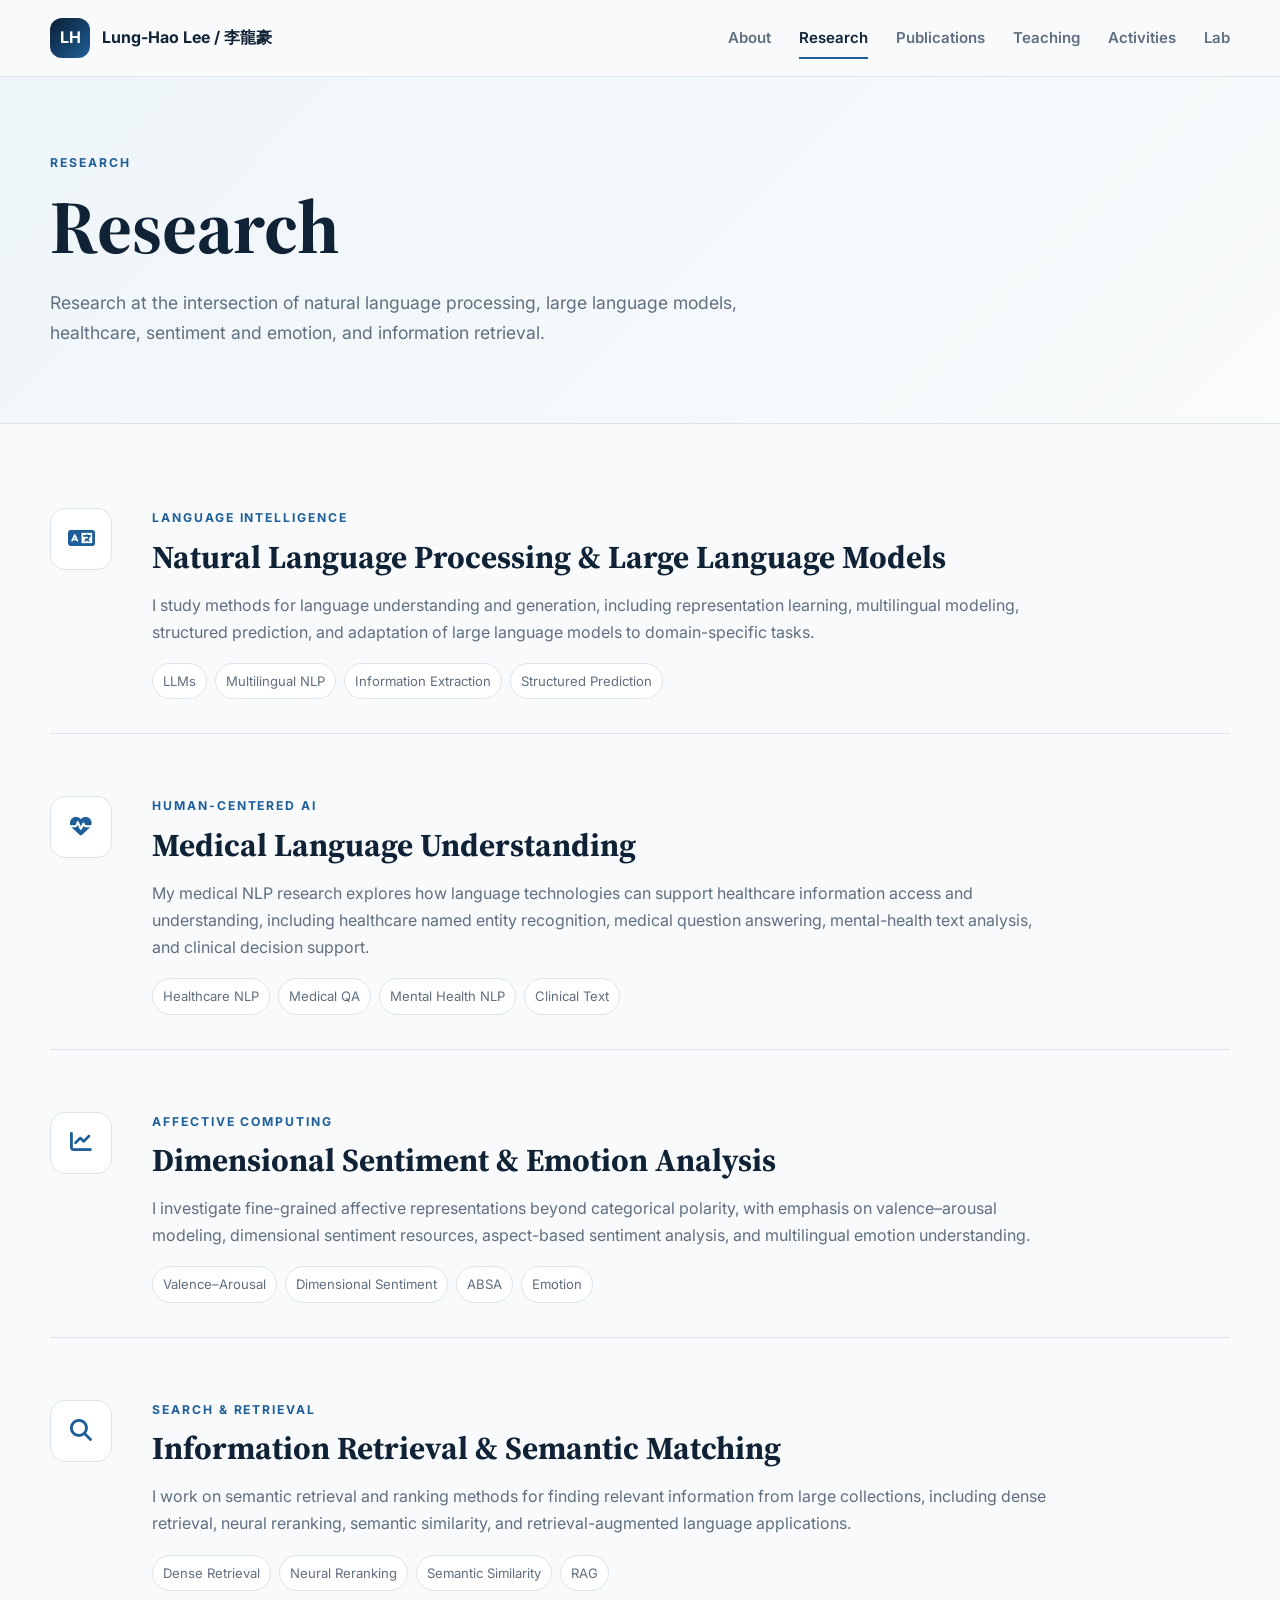
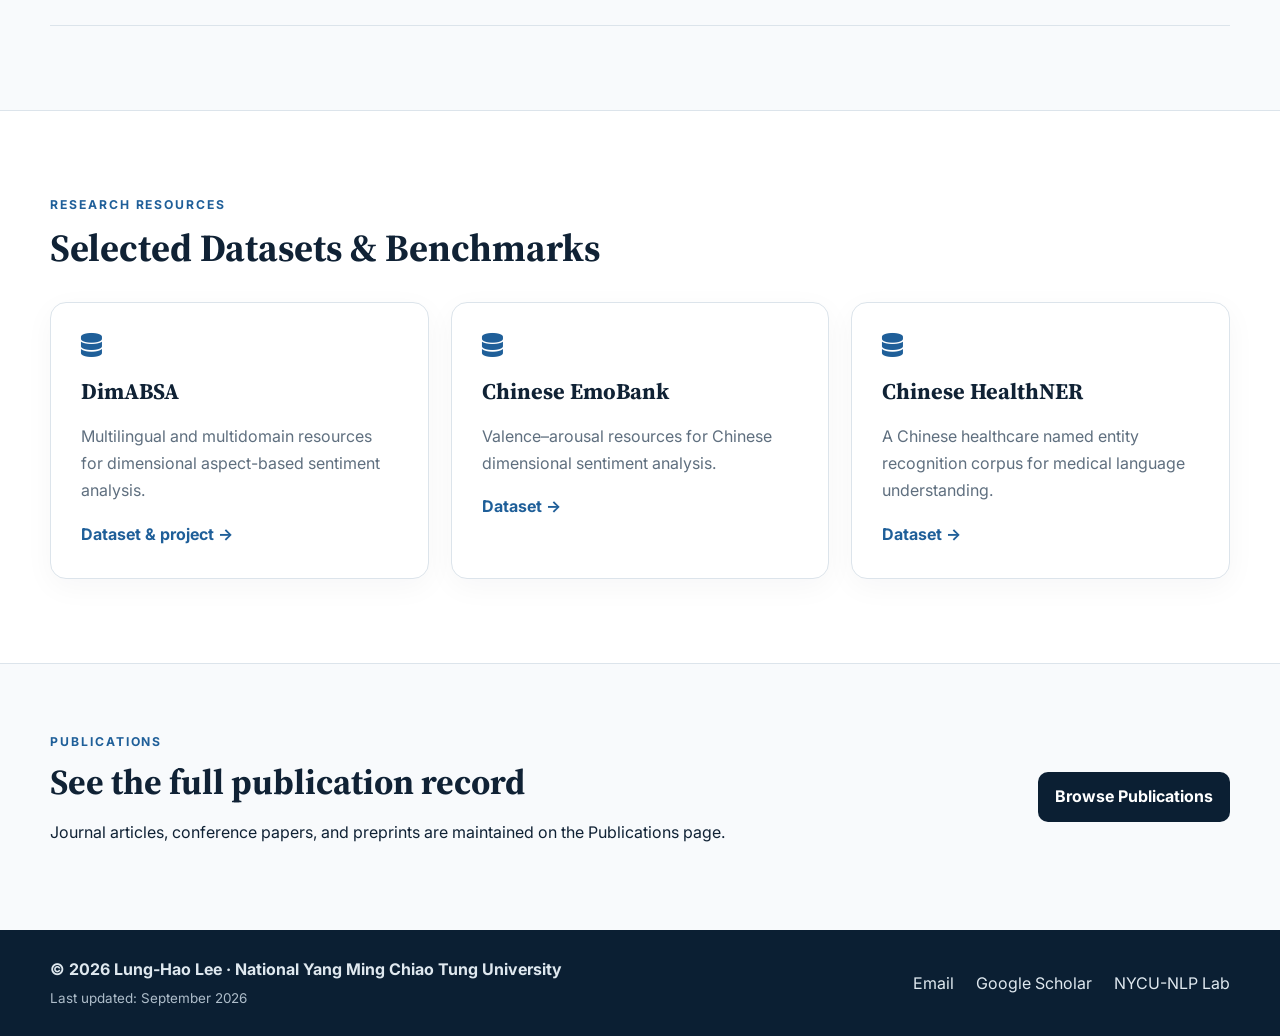
<file: research.html>
<!DOCTYPE html>
<html lang="en">
<head>
  <meta charset="UTF-8" />
  <meta name="viewport" content="width=device-width, initial-scale=1.0" />
  <meta name="description" content="Research areas of Lung-Hao Lee: NLP, large language models, medical language understanding, dimensional sentiment analysis, and information retrieval." />
  <meta name="author" content="Lung-Hao Lee" />
  <meta name="keywords" content="Lung-Hao Lee, 李龍豪, NYCU, natural language processing, large language models, medical NLP, sentiment analysis, information retrieval" />
  <meta name="theme-color" content="#0b1f33" />
  <meta property="og:type" content="website" />
  <meta property="og:title" content="Research | Lung-Hao Lee" />
  <meta property="og:description" content="Research areas of Lung-Hao Lee: NLP, large language models, medical language understanding, dimensional sentiment analysis, and information retrieval." />
  <meta property="og:image" content="https://lunghaolee.github.io/assets/lhlee.png" />
  <meta property="og:url" content="https://lunghaolee.github.io/research.html" />
  <link rel="canonical" href="https://lunghaolee.github.io/research.html" />
  <title>Research | Lung-Hao Lee</title>
  <link rel="preconnect" href="https://fonts.googleapis.com">
  <link rel="preconnect" href="https://fonts.gstatic.com" crossorigin>
  <link href="https://fonts.googleapis.com/css2?family=Inter:wght@400;500;600;700&family=Source+Serif+4:opsz,wght@8..60,600;8..60,700&display=swap" rel="stylesheet">
  <link rel="stylesheet" href="https://cdnjs.cloudflare.com/ajax/libs/font-awesome/6.7.1/css/all.min.css">
  <link rel="stylesheet" href="style.css" />
  <script type="application/ld+json">{
    "@context":"https://schema.org",
    "@type":"Person",
    "name":"Lung-Hao Lee",
    "alternateName":"李龍豪",
    "jobTitle":"Associate Professor",
    "affiliation":{"@type":"CollegeOrUniversity","name":"National Yang Ming Chiao Tung University"},
    "url":"https://lunghaolee.github.io/",
    "sameAs":["https://orcid.org/0000-0003-0472-7429","https://scholar.google.com/citations?user=OKAf0wwAAAAJ","https://github.com/lunghaolee/"]
  }</script>
</head>
<body>
<header class="site-header">
  <nav class="navbar container" aria-label="Primary navigation">
    <a class="brand" href="index.html" aria-label="Lung-Hao Lee homepage">
      <span class="brand-mark">LH</span>
      <span class="brand-text">Lung-Hao Lee / 李龍豪</span>
    </a>
    <button class="nav-toggle" aria-label="Toggle navigation" aria-expanded="false" aria-controls="primary-menu">
      <i class="fa-solid fa-bars"></i>
    </button>
    <ul class="nav-links" id="primary-menu">
      <li><a href="about.html">About</a></li>
      <li><a href="research.html">Research</a></li>
      <li><a href="publications.html">Publications</a></li>
      <li><a href="teaching.html">Teaching</a></li>
      <li><a href="activities.html">Activities</a></li>
      <li><a href="https://ainlp.tw/" target="_blank" rel="noopener noreferrer">Lab <span class="sr-only">(opens in new tab)</span></a></li>
    </ul>
  </nav>
</header>
<main>
<section class="page-hero"><div class="container"><p class="section-kicker">Research</p><h1>Research</h1><p>Research at the intersection of natural language processing, large language models, healthcare, sentiment and emotion, and information retrieval.</p></div></section>
<section class="section"><div class="container research-grid">
  <article class="research-focus"><div class="research-icon"><i class="fa-solid fa-language"></i></div><div><p class="section-kicker">Language Intelligence</p><h2>Natural Language Processing &amp; Large Language Models</h2><p>I study methods for language understanding and generation, including representation learning, multilingual modeling, structured prediction, and adaptation of large language models to domain-specific tasks.</p><div class="topic-tags"><span>LLMs</span><span>Multilingual NLP</span><span>Information Extraction</span><span>Structured Prediction</span></div></div></article>
  <article class="research-focus"><div class="research-icon"><i class="fa-solid fa-heart-pulse"></i></div><div><p class="section-kicker">Human-Centered AI</p><h2>Medical Language Understanding</h2><p>My medical NLP research explores how language technologies can support healthcare information access and understanding, including healthcare named entity recognition, medical question answering, mental-health text analysis, and clinical decision support.</p><div class="topic-tags"><span>Healthcare NLP</span><span>Medical QA</span><span>Mental Health NLP</span><span>Clinical Text</span></div></div></article>
  <article class="research-focus"><div class="research-icon"><i class="fa-solid fa-chart-line"></i></div><div><p class="section-kicker">Affective Computing</p><h2>Dimensional Sentiment &amp; Emotion Analysis</h2><p>I investigate fine-grained affective representations beyond categorical polarity, with emphasis on valence–arousal modeling, dimensional sentiment resources, aspect-based sentiment analysis, and multilingual emotion understanding.</p><div class="topic-tags"><span>Valence–Arousal</span><span>Dimensional Sentiment</span><span>ABSA</span><span>Emotion</span></div></div></article>
  <article class="research-focus"><div class="research-icon"><i class="fa-solid fa-magnifying-glass"></i></div><div><p class="section-kicker">Search &amp; Retrieval</p><h2>Information Retrieval &amp; Semantic Matching</h2><p>I work on semantic retrieval and ranking methods for finding relevant information from large collections, including dense retrieval, neural reranking, semantic similarity, and retrieval-augmented language applications.</p><div class="topic-tags"><span>Dense Retrieval</span><span>Neural Reranking</span><span>Semantic Similarity</span><span>RAG</span></div></div></article>
</div></section>
<section class="section alt-section"><div class="container"><div class="section-head"><div><p class="section-kicker">Research Resources</p><h2>Selected Datasets &amp; Benchmarks</h2></div></div><div class="card-grid three">
  <article class="resource-card"><i class="fa-solid fa-database"></i><h2>DimABSA</h2><p>Multilingual and multidomain resources for dimensional aspect-based sentiment analysis.</p><a href="https://github.com/DimABSA/DimABSA2026" target="_blank" rel="noopener noreferrer">Dataset &amp; project →</a></article>
  <article class="resource-card"><i class="fa-solid fa-database"></i><h2>Chinese EmoBank</h2><p>Valence–arousal resources for Chinese dimensional sentiment analysis.</p><a href="https://github.com/NYCU-NLP/Chinese-EmoBank" target="_blank" rel="noopener noreferrer">Dataset →</a></article>
  <article class="resource-card"><i class="fa-solid fa-database"></i><h2>Chinese HealthNER</h2><p>A Chinese healthcare named entity recognition corpus for medical language understanding.</p><a href="https://github.com/NYCU-NLP/Chinese-HealthNER-Corpus" target="_blank" rel="noopener noreferrer">Dataset →</a></article>
</div></div></section>
<section class="section compact-section"><div class="container callout-row"><div><p class="section-kicker">Publications</p><h2>See the full publication record</h2><p>Journal articles, conference papers, and preprints are maintained on the Publications page.</p></div><a class="button-link" href="publications.html">Browse Publications</a></div></section>
</main>
<footer class="site-footer">
  <div class="container footer-grid">
    <div>
      <strong>© 2026 Lung-Hao Lee · National Yang Ming Chiao Tung University</strong>
      <p>Last updated: September 2026</p>
    </div>
    <div class="footer-links" aria-label="Footer links">
      <a href="mailto:lhlee@nycu.edu.tw">Email</a>
      <a href="https://scholar.google.com/citations?user=OKAf0wwAAAAJ" target="_blank" rel="noopener noreferrer">Google Scholar</a>
      <a href="https://ainlp.tw/" target="_blank" rel="noopener noreferrer">NYCU-NLP Lab</a>
    </div>
  </div>
</footer>
<script src="site.js"></script>
</body>
</html>
</file>
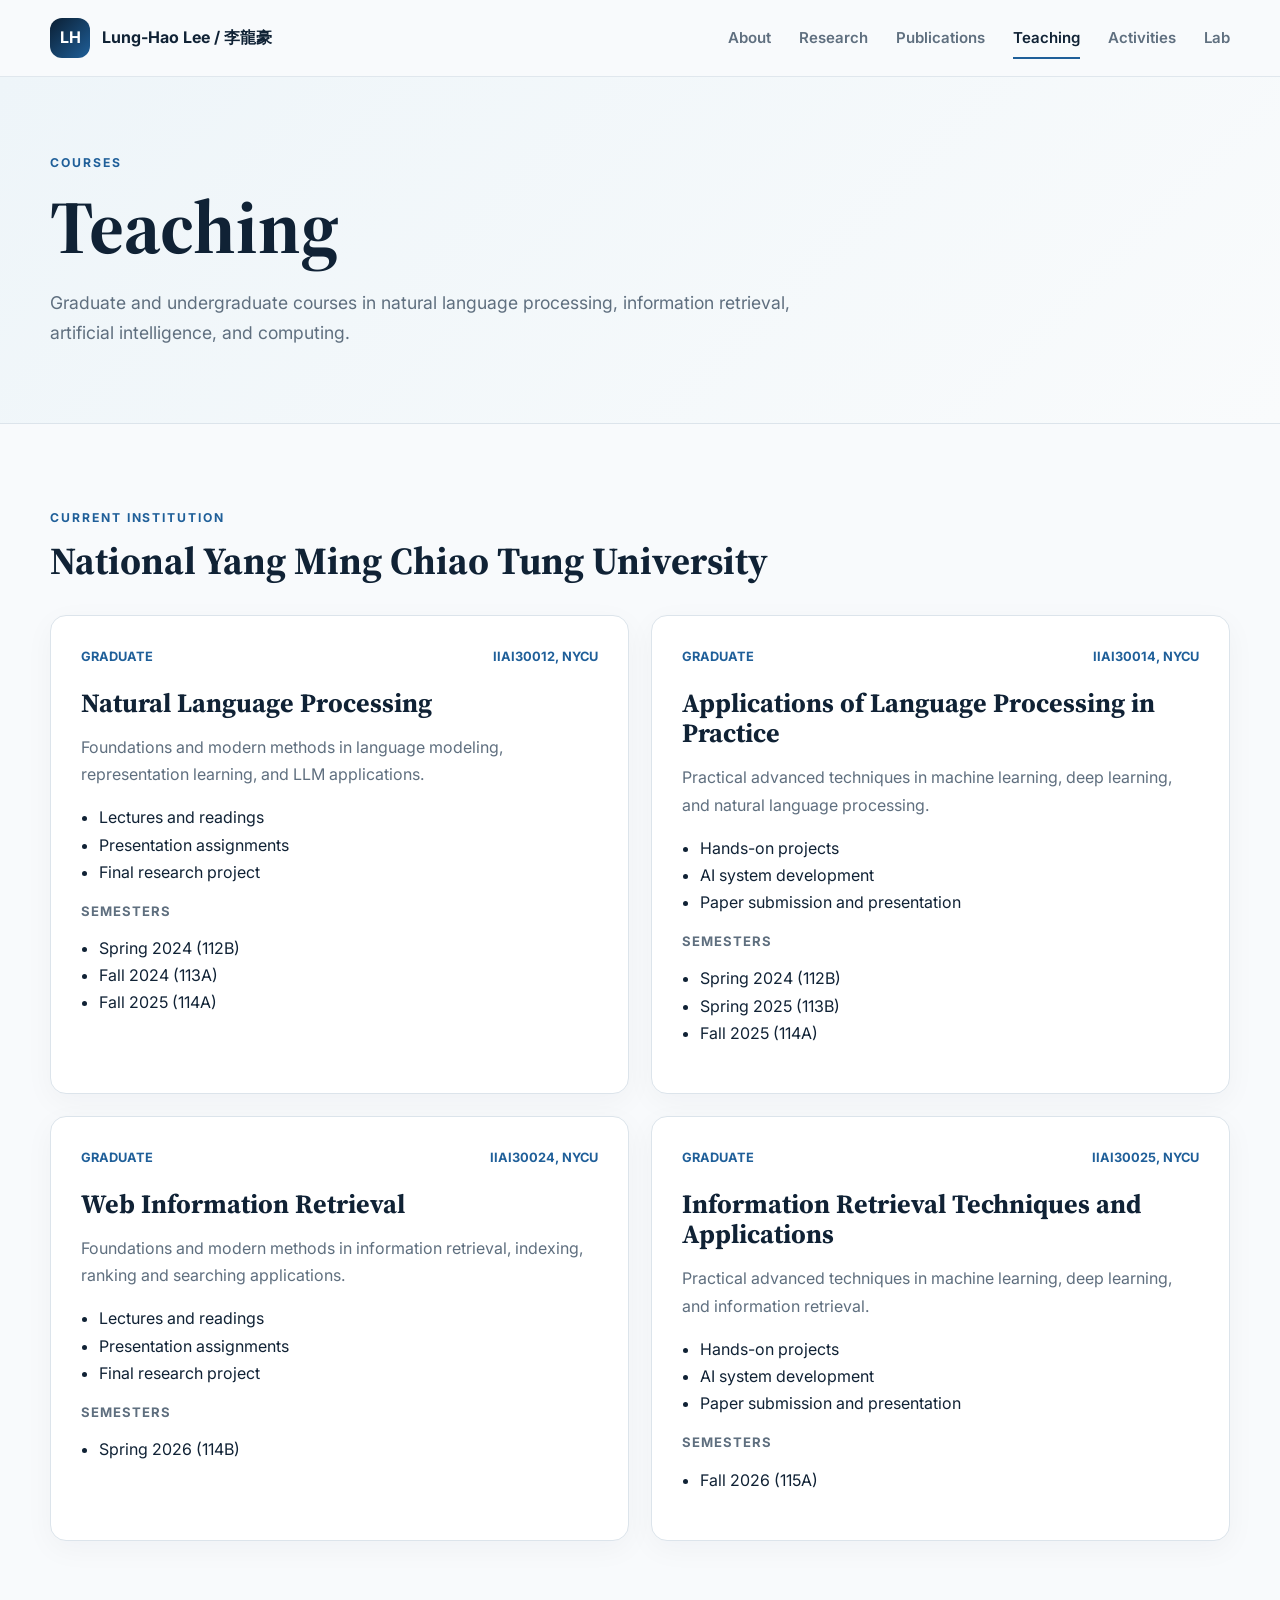
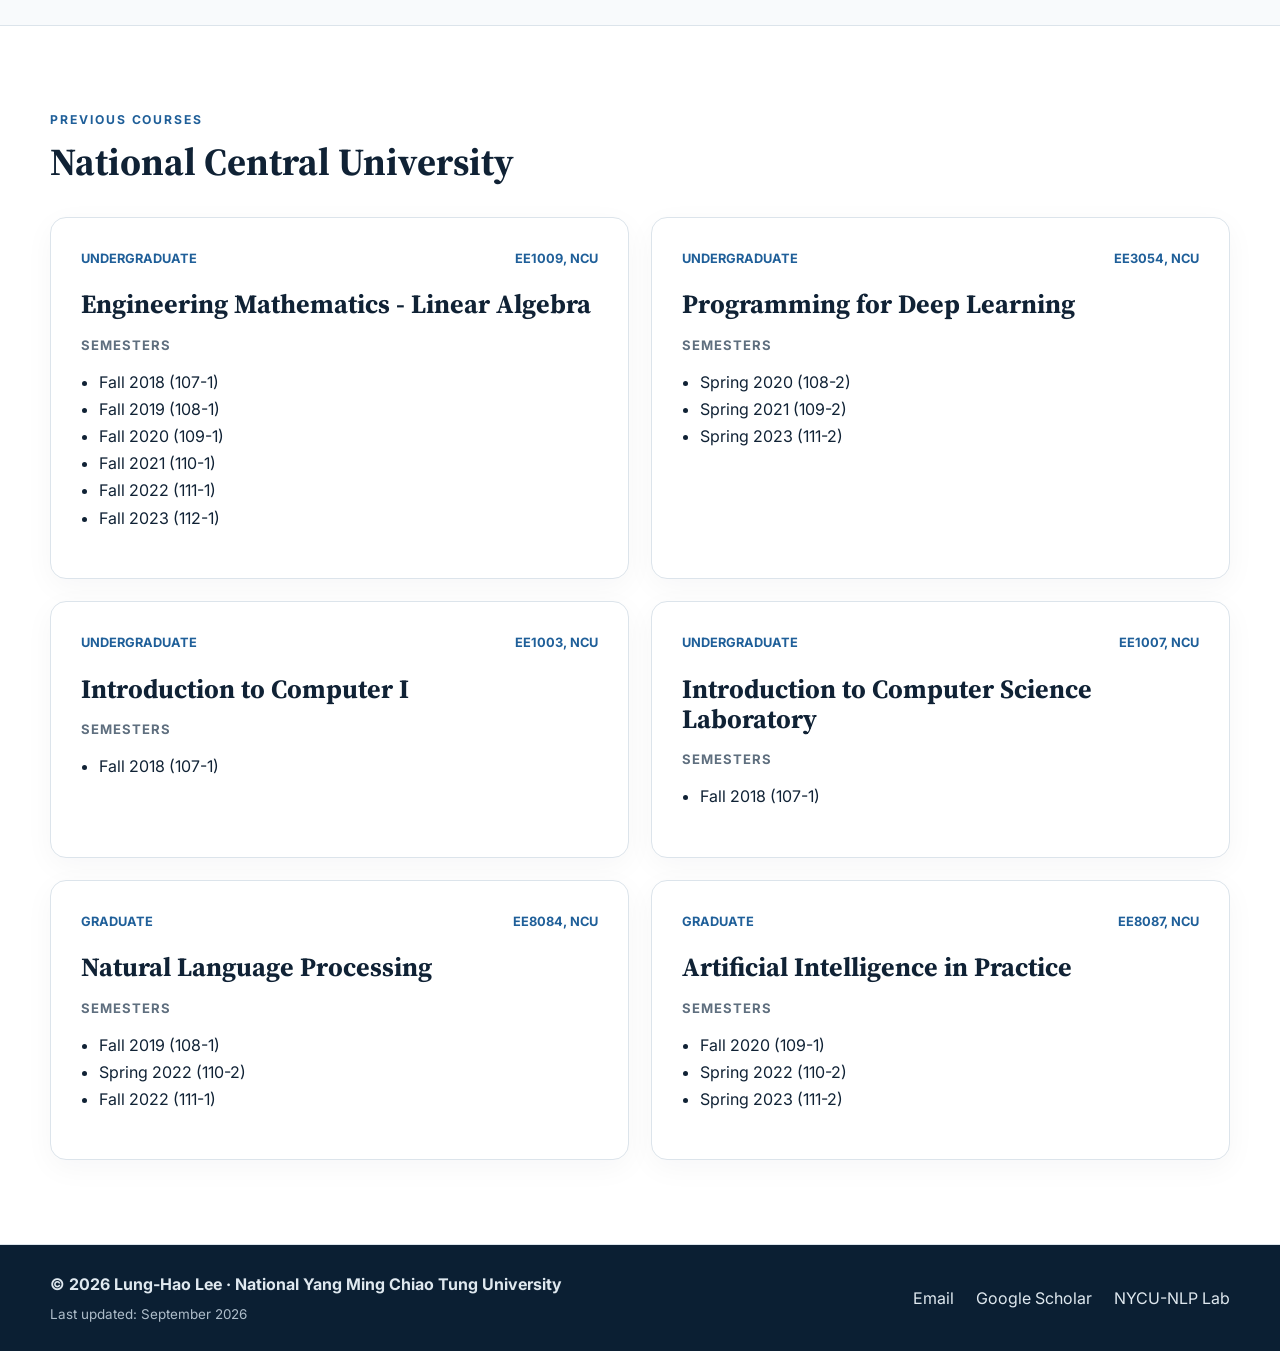
<file: teaching.html>
<!DOCTYPE html>
<html lang="en">
<head>
  <meta charset="UTF-8" />
  <meta name="viewport" content="width=device-width, initial-scale=1.0" />
  <meta name="description" content="Courses taught by Lung-Hao Lee at NYCU and National Central University." />
  <meta name="author" content="Lung-Hao Lee" />
  <meta name="keywords" content="Lung-Hao Lee, 李龍豪, NYCU, natural language processing, large language models, medical NLP, sentiment analysis, information retrieval" />
  <meta name="theme-color" content="#0b1f33" />
  <meta property="og:type" content="website" />
  <meta property="og:title" content="Teaching | Lung-Hao Lee" />
  <meta property="og:description" content="Courses taught by Lung-Hao Lee at NYCU and National Central University." />
  <meta property="og:image" content="https://lunghaolee.github.io/assets/lhlee.png" />
  <meta property="og:url" content="https://lunghaolee.github.io/teaching.html" />
  <link rel="canonical" href="https://lunghaolee.github.io/teaching.html" />
  <title>Teaching | Lung-Hao Lee</title>
  <link rel="preconnect" href="https://fonts.googleapis.com">
  <link rel="preconnect" href="https://fonts.gstatic.com" crossorigin>
  <link href="https://fonts.googleapis.com/css2?family=Inter:wght@400;500;600;700&family=Source+Serif+4:opsz,wght@8..60,600;8..60,700&display=swap" rel="stylesheet">
  <link rel="stylesheet" href="https://cdnjs.cloudflare.com/ajax/libs/font-awesome/6.7.1/css/all.min.css">
  <link rel="stylesheet" href="style.css" />
  <script type="application/ld+json">{
    "@context":"https://schema.org",
    "@type":"Person",
    "name":"Lung-Hao Lee",
    "alternateName":"李龍豪",
    "jobTitle":"Associate Professor",
    "affiliation":{"@type":"CollegeOrUniversity","name":"National Yang Ming Chiao Tung University"},
    "url":"https://lunghaolee.github.io/",
    "sameAs":["https://orcid.org/0000-0003-0472-7429","https://scholar.google.com/citations?user=OKAf0wwAAAAJ","https://github.com/lunghaolee/"]
  }</script>
</head>
<body>
<header class="site-header">
  <nav class="navbar container" aria-label="Primary navigation">
    <a class="brand" href="index.html" aria-label="Lung-Hao Lee homepage">
      <span class="brand-mark">LH</span>
      <span class="brand-text">Lung-Hao Lee / 李龍豪</span>
    </a>
    <button class="nav-toggle" aria-label="Toggle navigation" aria-expanded="false" aria-controls="primary-menu">
      <i class="fa-solid fa-bars"></i>
    </button>
    <ul class="nav-links" id="primary-menu">
      <li><a href="about.html">About</a></li>
      <li><a href="research.html">Research</a></li>
      <li><a href="publications.html">Publications</a></li>
      <li><a href="teaching.html">Teaching</a></li>
      <li><a href="activities.html">Activities</a></li>
      <li><a href="https://ainlp.tw/" target="_blank" rel="noopener noreferrer">Lab <span class="sr-only">(opens in new tab)</span></a></li>
    </ul>
  </nav>
</header>
<main>
<section class="page-hero"><div class="container"><p class="section-kicker">Courses</p><h1>Teaching</h1><p>Graduate and undergraduate courses in natural language processing, information retrieval, artificial intelligence, and computing.</p></div></section>
<section class="section"><div class="container"><div class="section-head"><div><p class="section-kicker">Current Institution</p><h2>National Yang Ming Chiao Tung University</h2></div></div><div class="card-grid two"><article class="course-card"><div class="course-top"><span>Graduate</span><span>IIAI30012, NYCU</span></div>
<h2>Natural Language Processing</h2>
<p>Foundations and modern methods in language modeling, representation learning, and LLM applications.</p>
<ul>
<li>Lectures and readings</li>
<li>Presentation assignments</li>
<li>Final research project</li>
</ul><h3 class="semester-label">Semesters</h3><ul>
<li>Spring 2024 (112B)</li>
<li>Fall 2024 (113A)</li>
<li>Fall 2025 (114A)</li>
</ul>

</article><article class="course-card"><div class="course-top"><span>Graduate</span><span>IIAI30014, NYCU</span></div>
<h2>Applications of Language Processing in Practice</h2>
<p>Practical advanced techniques in machine learning, deep learning, and natural language processing.</p>
<ul>
<li>Hands-on projects</li>
<li>AI system development</li>
<li>Paper submission and presentation</li>
</ul><h3 class="semester-label">Semesters</h3><ul>
<li>Spring 2024 (112B)</li>
<li>Spring 2025 (113B) </li>
<li>Fall 2025 (114A)</li>
</ul>

</article><article class="course-card"><div class="course-top"><span>Graduate</span><span>IIAI30024, NYCU</span></div>
<h2>Web Information Retrieval</h2>
<p>Foundations and modern methods in information retrieval, indexing, ranking and searching applications.</p>
<ul>
<li>Lectures and readings</li>
<li>Presentation assignments</li>
<li>Final research project</li>
</ul><h3 class="semester-label">Semesters</h3><ul>
<li>Spring 2026 (114B)</li>
</ul>
</article><article class="course-card"><div class="course-top"><span>Graduate</span><span>IIAI30025, NYCU</span></div>
<h2>Information Retrieval Techniques and Applications</h2>
<p>Practical advanced techniques in machine learning, deep learning, and information retrieval.</p>
<ul>
<li>Hands-on projects</li>
<li>AI system development</li>
<li>Paper submission and presentation</li>
</ul><h3 class="semester-label">Semesters</h3><ul>
<li>Fall 2026 (115A)</li>
</ul>
</article></div></div></section>
<section class="section alt-section"><div class="container"><div class="section-head"><div><p class="section-kicker">Previous Courses</p><h2>National Central University</h2></div></div><div class="card-grid two"><article class="course-card"><div class="course-top"><span>Undergraduate</span><span>EE1009, NCU</span></div>
<h2>Engineering Mathematics - Linear Algebra</h2><h3 class="semester-label">Semesters</h3><ul>
<li>Fall 2018 (107-1)</li>
<li>Fall 2019 (108-1)</li>
<li>Fall 2020 (109-1)</li>
<li>Fall 2021 (110-1)</li>
<li>Fall 2022 (111-1)</li>
<li>Fall 2023 (112-1)</li>
</ul>
</article><article class="course-card"><div class="course-top"><span>Undergraduate</span><span>EE3054, NCU</span></div>
<h2>Programming for Deep Learning</h2><h3 class="semester-label">Semesters</h3><ul>
<li>Spring 2020 (108-2)</li>
<li>Spring 2021 (109-2)</li>
<li>Spring 2023 (111-2)</li>
</ul>
</article><article class="course-card"><div class="course-top"><span>Undergraduate</span><span>EE1003, NCU</span></div>
<h2>Introduction to Computer I </h2><h3 class="semester-label">Semesters</h3><ul>
<li>Fall 2018 (107-1)</li>
</ul>
</article><article class="course-card"><div class="course-top"><span>Undergraduate</span><span>EE1007, NCU</span></div>
<h2>Introduction to Computer Science Laboratory </h2><h3 class="semester-label">Semesters</h3><ul>
<li>Fall 2018 (107-1)</li>
</ul>
</article><article class="course-card"><div class="course-top"><span>Graduate</span><span>EE8084, NCU</span></div>
<h2>Natural Language Processing</h2><h3 class="semester-label">Semesters</h3><ul>
<li>Fall 2019 (108-1) </li>
<li>Spring 2022 (110-2)</li>
<li>Fall 2022 (111-1)</li>
</ul>
</article><article class="course-card"><div class="course-top"><span>Graduate</span><span>EE8087, NCU</span></div>
<h2>Artificial Intelligence in Practice</h2><h3 class="semester-label">Semesters</h3><ul>
<li>Fall 2020 (109-1)</li>
<li>Spring 2022 (110-2)</li>
<li>Spring 2023 (111-2)</li>
</ul>
</article></div></div></section>
</main>
<footer class="site-footer">
  <div class="container footer-grid">
    <div>
      <strong>© 2026 Lung-Hao Lee · National Yang Ming Chiao Tung University</strong>
      <p>Last updated: September 2026</p>
    </div>
    <div class="footer-links" aria-label="Footer links">
      <a href="mailto:lhlee@nycu.edu.tw">Email</a>
      <a href="https://scholar.google.com/citations?user=OKAf0wwAAAAJ" target="_blank" rel="noopener noreferrer">Google Scholar</a>
      <a href="https://ainlp.tw/" target="_blank" rel="noopener noreferrer">NYCU-NLP Lab</a>
    </div>
  </div>
</footer>
<script src="site.js"></script>
</body>
</html>
</file>
<file: style.css>
:root{
  --ink:#102235;--muted:#5f6f7f;--navy:#0b1f33;--blue:#1f5f99;--cyan:#4da8c7;
  --paper:#f8fafc;--white:#fff;--line:#dce4eb;--soft:#eef4f7;--radius:16px;
  --shadow:0 14px 38px rgba(16,34,53,.075);--max:1180px
}
*{box-sizing:border-box}html{scroll-behavior:smooth}body{margin:0;font-family:Inter,system-ui,sans-serif;color:var(--ink);background:var(--paper);line-height:1.7}
a{color:inherit}.container{width:min(var(--max),calc(100% - 40px));margin:auto}
.site-header{position:sticky;top:0;z-index:30;background:rgba(248,250,252,.92);backdrop-filter:blur(18px);border-bottom:1px solid rgba(220,228,235,.85)}
.navbar{min-height:76px;display:flex;align-items:center;justify-content:space-between}.brand{display:flex;align-items:center;gap:12px;text-decoration:none;font-weight:700}.brand-mark{width:40px;height:40px;border-radius:12px;background:linear-gradient(135deg,var(--navy),var(--blue));color:#fff;display:grid;place-items:center}.nav-links{display:flex;gap:28px;list-style:none;margin:0;padding:0}.nav-links a{text-decoration:none;font-size:.94rem;color:var(--muted);font-weight:600;position:relative}.nav-links a:hover,.nav-links a.active{color:var(--ink)}.nav-links a.active:after{content:"";position:absolute;left:0;right:0;bottom:-12px;height:2px;background:var(--blue)}
.nav-toggle{display:none;border:0;background:transparent;font-size:1.4rem}
.hero{padding:86px 0 72px;background:radial-gradient(circle at 80% 20%,rgba(77,168,199,.18),transparent 30%),linear-gradient(180deg,#f9fcfe,#f4f8fb)}
.hero-grid{display:grid;grid-template-columns:1.45fr .75fr;gap:70px;align-items:center}.eyebrow,.section-kicker{text-transform:uppercase;letter-spacing:.16em;color:var(--blue);font-weight:700;font-size:.76rem;margin:0 0 10px}
h1,h2,h3{font-family:"Source Serif 4",Georgia,serif;line-height:1.15;margin-top:0}h1{font-size:clamp(3rem,7vw,5.6rem);margin-bottom:18px}h1 span{font-size:.43em;color:var(--muted);font-family:Inter,sans-serif;font-weight:600}
.hero-role{font-weight:700;font-size:1.18rem;margin:0 0 4px}.hero-affiliation{color:var(--muted);margin:0 0 24px}.hero-intro{font-size:1.08rem;max-width:760px}.interest-tags{display:flex;flex-wrap:wrap;gap:10px;margin:24px 0}.interest-tags span{background:#fff;border:1px solid var(--line);padding:8px 12px;border-radius:999px;font-size:.85rem}
.social-icons{display:flex;gap:13px;flex-wrap:wrap;margin-top:28px}.social-icons a{width:46px;height:46px;border:1px solid var(--line);border-radius:50%;display:grid;place-items:center;background:#fff;text-decoration:none;box-shadow:0 8px 24px rgba(16,34,53,.06);transition:.25s}.social-icons a:hover{transform:translateY(-4px);background:var(--navy);color:#fff}
.profile-panel{background:#fff;border:1px solid var(--line);border-radius:30px;padding:18px;box-shadow:var(--shadow)}.portrait-wrap{aspect-ratio:1/1.08;border-radius:20px;overflow:hidden;background:var(--soft)}.portrait-wrap img{width:100%;height:100%;object-fit:cover}.profile-facts{display:grid;gap:14px;padding:20px 8px 6px}.profile-facts div{display:flex;justify-content:space-between;gap:20px;border-bottom:1px solid var(--line);padding-bottom:10px}.profile-facts span{color:var(--muted);font-size:.86rem}
.section{padding:84px 0}.compact-section{padding:68px 0}.alt-section{background:#fff;border-block:1px solid var(--line)}.section-head{display:flex;align-items:end;justify-content:space-between;gap:24px;margin-bottom:32px}.section-head h2,.two-column h2{font-size:2.4rem;margin-bottom:0}.text-link{color:var(--blue);font-weight:700;text-decoration:none}
.two-column{display:grid;grid-template-columns:.55fr 1.45fr;gap:70px}.timeline{display:grid;gap:24px}.timeline article{display:grid;grid-template-columns:110px 1fr;gap:24px;padding-bottom:24px;border-bottom:1px solid var(--line)}.timeline time{font-weight:700;color:var(--blue)}.timeline h3{margin:0 0 6px;font-size:1.25rem}.timeline p{margin:0;color:var(--muted)}
.publication-list{display:grid;gap:18px}.publication-item{display:grid;grid-template-columns:92px 1fr;gap:24px;padding:24px;background:#fff;border:1px solid var(--line);border-radius:18px;transition:.25s}.publication-item:hover{transform:translateY(-3px);box-shadow:var(--shadow)}.pub-year{font-weight:700;color:var(--blue);font-size:1.2rem}.pub-badge{display:inline-block;padding:4px 9px;border-radius:999px;background:#e8f2fb;color:#1c5d92;font-size:.72rem;font-weight:700;text-transform:uppercase}.pub-badge.journal{background:#eaf6ef;color:#2a6b46}.pub-badge.preprint{background:#f5edf9;color:#714784}.publication-item h3{font-size:1.3rem;margin:10px 0 7px}.publication-item p{margin:3px 0}.venue{color:var(--muted);font-style:italic}.inline-links{display:flex;gap:16px;margin-top:12px}.inline-links a{color:var(--blue);font-size:.86rem;font-weight:700;text-decoration:none}
.card-grid{display:grid;gap:22px}.card-grid.three{grid-template-columns:repeat(3,1fr)}.card-grid.two{grid-template-columns:repeat(2,1fr)}.feature-card,.research-card,.course-card,.resource-card,.prose-card,.side-card{background:#fff;border:1px solid var(--line);border-radius:var(--radius);padding:30px;box-shadow:0 8px 30px rgba(16,34,53,.04)}.feature-card i,.resource-card i{font-size:1.5rem;color:var(--blue);margin-bottom:22px}.feature-card h3,.resource-card h2{font-size:1.4rem}.feature-card p,.resource-card p,.research-card p,.course-card p{color:var(--muted)}.feature-card a,.resource-card a,.course-card a{color:var(--blue);font-weight:700;text-decoration:none}
.page-hero{padding:76px 0 58px;background:linear-gradient(135deg,#eef5f9,#f9fbfc);border-bottom:1px solid var(--line)}.page-hero h1{font-size:clamp(2.7rem,6vw,4.7rem);margin:0 0 10px}.page-hero p:last-child{font-size:1.1rem;color:var(--muted);max-width:760px}
.content-grid{display:grid;grid-template-columns:1.5fr .7fr;gap:26px}.clean-list,.activity-list{padding-left:18px}.clean-list li,.activity-list li{margin-bottom:10px}.research-card span{color:var(--cyan);font-weight:700}.research-card h2{font-size:1.65rem;margin:18px 0 10px}
.project-grid{display:grid;grid-template-columns:repeat(3,1fr);gap:20px}.project-grid article{padding:26px;border-left:3px solid var(--cyan);background:#f7fbfd}.project-grid h3{font-size:1.3rem}.project-grid p{color:var(--muted)}.project-grid a{color:var(--blue);font-weight:700;text-decoration:none}
.publication-sections>section+section{margin-top:64px}.course-top{display:flex;justify-content:space-between;color:var(--blue);font-size:.8rem;font-weight:700;text-transform:uppercase}.course-card h2{font-size:1.65rem;margin:20px 0 10px}.course-card ul{padding-left:18px}
.people-grid{display:grid;grid-template-columns:repeat(3,1fr);gap:22px}.person-card{background:#fff;border:1px solid var(--line);border-radius:20px;overflow:hidden}.person-card img{width:100%;aspect-ratio:1/1;object-fit:cover;background:var(--soft)}.person-card h3,.person-card p,.person-card span{margin-left:22px;margin-right:22px}.person-card h3{font-size:1.25rem;margin-top:18px;margin-bottom:4px}.person-card p{margin-top:0;margin-bottom:3px;color:var(--blue);font-weight:700}.person-card span{display:block;color:var(--muted);margin-bottom:22px;font-size:.9rem}
.site-footer{background:var(--navy);color:#dfe8ef;padding:20px 0 18px}.footer-grid{display:flex;justify-content:space-between;gap:40px}.footer-grid p{color:#aebdca}.footer-links{display:flex;gap:22px;flex-wrap:wrap}.footer-links a{color:#dfe8ef;text-decoration:none}.footer-bottom{border-top:1px solid rgba(255,255,255,.12);margin-top:28px;padding-top:16px;color:#8ea0b1;font-size:.84rem}
@media(max-width:900px){.hero-grid,.two-column,.content-grid{grid-template-columns:1fr}.hero-grid{gap:40px}.profile-panel{max-width:520px}.card-grid.three,.card-grid.two,.project-grid,.people-grid{grid-template-columns:1fr 1fr}.nav-toggle{display:block}.nav-links{display:none;position:absolute;top:76px;left:20px;right:20px;background:#fff;border:1px solid var(--line);border-radius:16px;padding:18px;box-shadow:var(--shadow);flex-direction:column;gap:14px}.nav-links.open{display:flex}.nav-links a.active:after{display:none}}
@media(max-width:620px){.container{width:min(100% - 26px,var(--max))}.hero{padding-top:58px}.card-grid.three,.card-grid.two,.project-grid,.people-grid{grid-template-columns:1fr}.publication-item{grid-template-columns:1fr}.timeline article{grid-template-columns:1fr}.section{padding:62px 0}.section-head{align-items:flex-start;flex-direction:column}.footer-grid{flex-direction:column}.brand-text{display:none}}


/* 2026 faculty-site refresh */
.sr-only{position:absolute;width:1px;height:1px;padding:0;margin:-1px;overflow:hidden;clip:rect(0,0,0,0);white-space:nowrap;border:0}
.nav-links a[target="_blank"]{display:inline-flex;align-items:center;gap:5px}
.profile-panel{border-radius:22px}.portrait-wrap{border-radius:15px}.profile-facts a{text-decoration:none}.profile-facts a:hover{color:var(--blue)}
.card-grid.four{grid-template-columns:repeat(4,1fr)}
.research-area-card{background:#fff;border:1px solid var(--line);border-radius:var(--radius);padding:26px;box-shadow:0 6px 22px rgba(16,34,53,.035)}
.research-area-card i{color:var(--blue);font-size:1.4rem;margin-bottom:20px}.research-area-card h3{font-size:1.25rem;margin-bottom:10px}.research-area-card p{color:var(--muted);margin:0;font-size:.94rem}
.news-layout{display:grid;grid-template-columns:.42fr 1fr;gap:72px}.news-list{display:grid}.news-list article{display:grid;grid-template-columns:72px 1fr;gap:22px;padding:18px 0;border-bottom:1px solid var(--line)}.news-list article:first-child{padding-top:0}.news-list time{color:var(--blue);font-weight:700}.news-list p{margin:4px 0 0;color:var(--muted)}
.selected-publications .publication-item{box-shadow:none}.selected-publications .publication-item:hover{box-shadow:0 12px 32px rgba(16,34,53,.06)}
.prospective-card,.callout-row{display:flex;align-items:center;justify-content:space-between;gap:50px}.prospective-card>div:first-child,.callout-row>div{max-width:800px}.prospective-card h2,.callout-row h2{font-size:2.2rem;margin-bottom:12px}.prospective-actions{display:flex;align-items:center;gap:22px;flex-wrap:wrap;min-width:max-content}
.button-link{display:inline-flex;align-items:center;justify-content:center;padding:11px 17px;border-radius:10px;background:var(--navy);color:#fff;text-decoration:none;font-weight:700;transition:.2s}.button-link:hover{transform:translateY(-2px);background:var(--blue)}
.research-grid{display:grid;gap:28px}.research-focus{display:grid;grid-template-columns:74px 1fr;gap:28px;padding:34px 0;border-bottom:1px solid var(--line)}.research-focus:first-child{padding-top:0}.research-icon{width:62px;height:62px;border:1px solid var(--line);border-radius:15px;display:grid;place-items:center;background:#fff;color:var(--blue);font-size:1.35rem}.research-focus h2{font-size:2rem;margin-bottom:12px}.research-focus p:not(.section-kicker){color:var(--muted);max-width:900px}.topic-tags{display:flex;flex-wrap:wrap;gap:8px;margin-top:17px}.topic-tags span{font-size:.82rem;border:1px solid var(--line);background:#fff;border-radius:999px;padding:6px 10px;color:var(--muted)}
.service-grid{display:grid;grid-template-columns:1fr 1fr;gap:24px;align-items:start}.service-grid .prose-card:first-child{grid-column:1/-1}.service-grid .prose-card{box-shadow:none}.service-grid h2{font-size:1.65rem}.activity-list{margin-bottom:0}
.semester-label{font-family:Inter,sans-serif;font-size:.82rem;text-transform:uppercase;letter-spacing:.08em;color:var(--muted);margin:18px 0 7px}
.section-note{color:var(--muted);max-width:280px}
.publication-tools{background:#fff;border-bottom:1px solid var(--line);position:sticky;top:76px;z-index:20}.publication-toolbar{display:flex;align-items:center;gap:16px;padding:16px 0;flex-wrap:wrap}.search-field{flex:1;min-width:280px;position:relative}.search-field i{position:absolute;left:14px;top:50%;transform:translateY(-50%);color:var(--muted)}.search-field input{width:100%;border:1px solid var(--line);border-radius:10px;padding:11px 14px 11px 40px;font:inherit;background:var(--paper);color:var(--ink);outline:none}.search-field input:focus{border-color:var(--blue);box-shadow:0 0 0 3px rgba(31,95,153,.1)}.filter-buttons{display:flex;gap:7px;flex-wrap:wrap}.filter-button{border:1px solid var(--line);background:#fff;border-radius:999px;padding:8px 12px;font:inherit;font-size:.84rem;font-weight:700;color:var(--muted);cursor:pointer}.filter-button:hover,.filter-button.active{background:var(--navy);border-color:var(--navy);color:#fff}.publication-count{font-size:.84rem;color:var(--muted);min-width:90px;text-align:right}.publication-item[hidden],.publication-section[hidden]{display:none!important}
.publication-sections{padding-top:56px}.publication-section{scroll-margin-top:160px}
.site-footer{padding:26px 0}.site-footer .footer-grid{align-items:center}.site-footer p{margin:4px 0 0;font-size:.84rem}.footer-links{justify-content:flex-end}
@media(max-width:1050px){.card-grid.four{grid-template-columns:1fr 1fr}}
@media(max-width:900px){.news-layout{grid-template-columns:1fr;gap:26px}.service-grid{grid-template-columns:1fr}.service-grid .prose-card:first-child{grid-column:auto}.prospective-card,.callout-row{align-items:flex-start;flex-direction:column}.publication-tools{position:static}.publication-count{text-align:left}.card-grid.four{grid-template-columns:1fr 1fr}}
@media(max-width:620px){.card-grid.four{grid-template-columns:1fr}.research-focus{grid-template-columns:1fr}.news-list article{grid-template-columns:58px 1fr}.publication-toolbar{align-items:stretch}.search-field{min-width:100%}.filter-buttons{width:100%}.publication-count{width:100%}.prospective-actions{min-width:0}.site-footer .footer-grid{gap:18px}.footer-links{justify-content:flex-start}}
</file>
